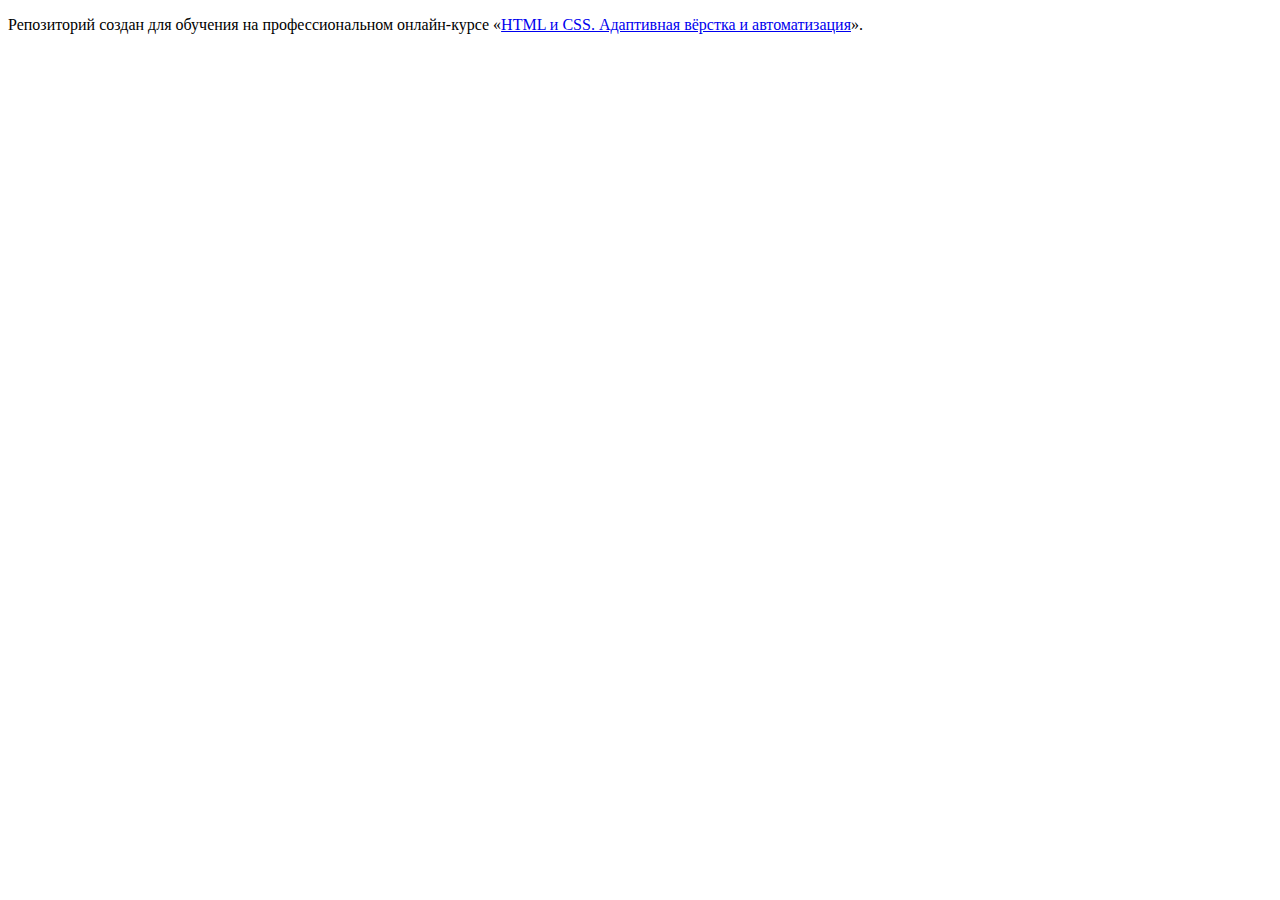
<file: 1/index.html>
<!DOCTYPE html>
<html lang="ru">
  <head>
    <meta charset="utf-8">
    <title>HTML Academy: Кэт энерджи</title>
    <base href="https://htmlacademy-adaptive.github.io/321977-cat-energy-25/1/">
</head>
  <body>

    <p>Репозиторий создан для обучения на профессиональном онлайн‑курсе «<a href="https://htmlacademy.ru/intensive/adaptive">HTML и CSS. Адаптивная вёрстка и автоматизация</a>».</p>

  </body>
</html>
</file>
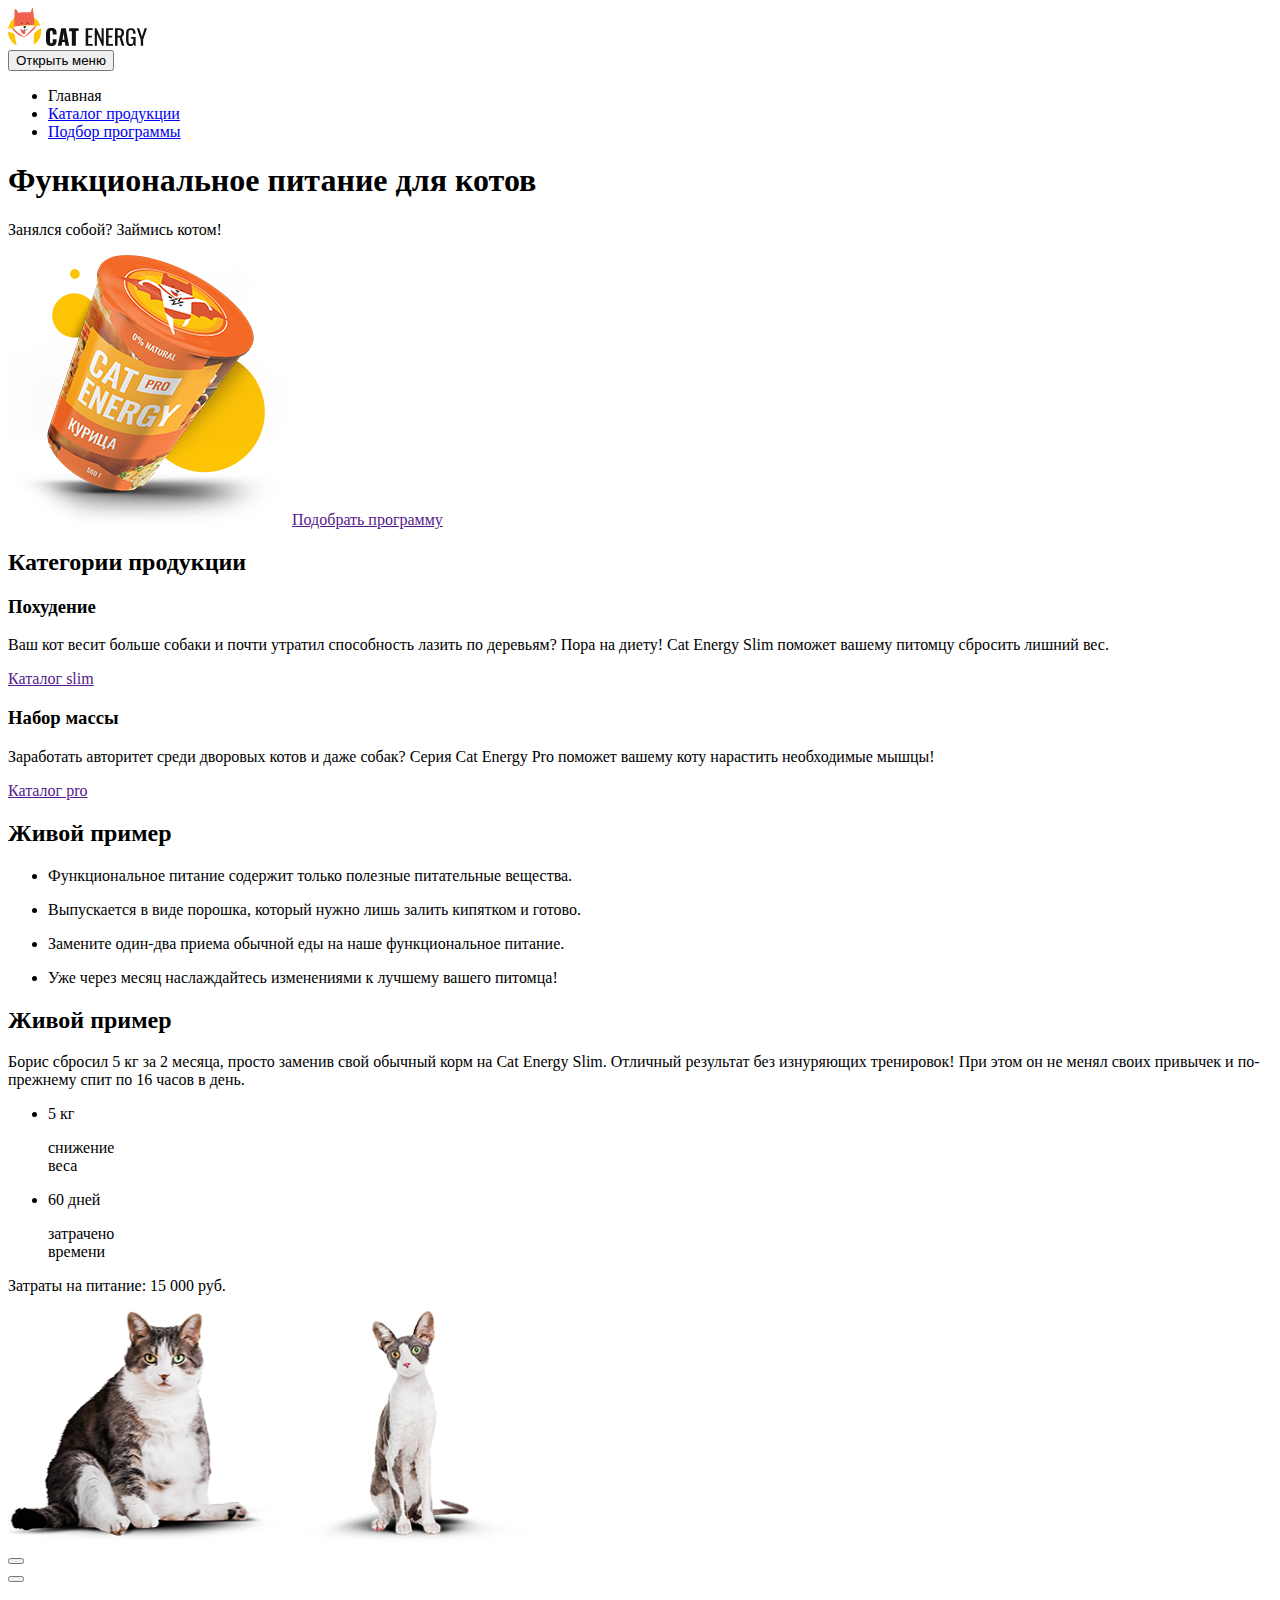
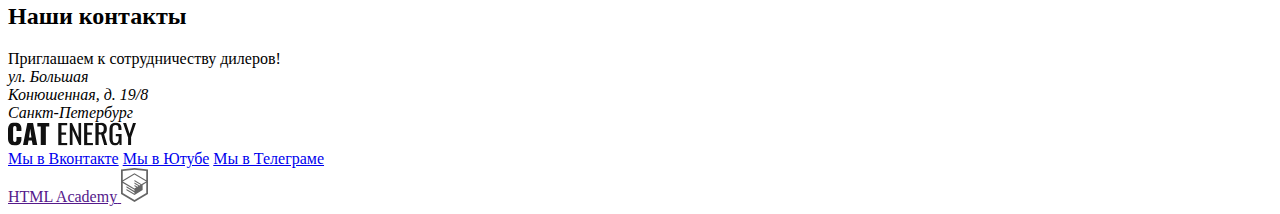
<file: 2/index.html>
<!DOCTYPE html>
<html class="page" lang="ru">
  <head>
    <meta charset="utf-8">
    <title>HTML Academy: Кэт энерджи</title>
    <base href="https://htmlacademy-adaptive.github.io/321977-cat-energy-25/2/">
</head>
  <body class="page__body">
    <header class="main-header">
      <a class="main-header__logo">
        <img class="main-header__logo-image" src="img/logo-small.svg" width="34" height="38" alt="Логотип">
        <img class="main-header__logo-title" src="img/logo.svg" width="101" height="18" alt="Cat energy">
      </a>
      <nav class="main-nav">
        <button class="main-nav__toggle" type="button"><span class="visually-hidden">Открыть меню</span></button>
          <ul class="main-nav__list">
            <li class="main-nav__item main-nav__item--active">
              <a>Главная</a>
            </li>
            <li class="main-nav__item">
              <a href="catalog.html">Каталог продукции</a>
            </li>
            <li class="main-nav__item">
              <a href="form.html">Подбор программы</a>
            </li>
          </ul>
      </nav>
    </header>
    <main class="main">
      <section class="page-intro">
        <h1 class="page-intro__title">Функциональное питание для котов</h1>
        <p class="page-intro__subtitle">Занялся собой? Займись котом!</p>
        <img class="page-intro__image" src="img/index-can.png" width="280" height="270" alt="Упаковка Cat energy">
        <a class="page-intro__button button" href="">Подобрать программу</a>
      </section>

      <section class="categories">
        <div class="categories__wrapper">
          <h2 class="visually-hidden">Категории продукции</h2>
          <article class="categories__item category">
            <h3 class="category__title">Похудение</h3>
            <p class="category__description">Ваш кот весит больше собаки и почти утратил способность лазить по деревьям? Пора на диету! Cat Energy Slim поможет вашему питомцу сбросить лишний вес.</p>
            <a class="category__link" href="">Каталог slim</a>
          </article>
          <article class="categories__item category">
            <h3 class="category__title">Набор массы</h3>
            <p class="category__description">Заработать авторитет среди дворовых котов и даже собак? Серия Cat Energy Pro поможет вашему коту нарастить необходимые мышцы!</p>
            <a class="category__link" href="">Каталог pro</a>
          </article>
        </div>
      </section>

      <section class="advantages">
        <div class="advantages__wrapper">
          <h2 class="advantages__title title">Живой пример</h2>
          <ul class="advantages__list">
            <li class="advantages__item advantages__item--healthy">
              <p class="advantages__text">Функциональное питание содержит только полезные питательные вещества.</p>
            </li>
            <li class="advantages__item advantages__item--powder">
              <p class="advantages__text">Выпускается в виде порошка, который нужно лишь залить кипятком и готово.</p>
            </li>
            <li class="advantages__item advantages__item--meal">
              <p class="advantages__text">Замените один-два приема обычной еды на наше функциональное питание.</p>
            </li>
            <li class="advantages__item advantages__item--time">
              <p class="advantages__text">Уже через месяц наслаждайтесь изменениями к лучшему вашего питомца!</p>
            </li>
          </ul>
        </div>
      </section>

      <section class="example">
        <h2 class="example__title title">Живой пример</h2>
        <p class="example__text">Борис сбросил 5 кг за 2 месяца, просто заменив свой обычный корм на Cat Energy Slim. Отличный результат без изнуряющих тренировок! При этом он не менял своих привычек и по-прежнему спит по 16 часов в день. </p>
        <div class="example__info">
          <ul class="example__list">
            <li class="example__item example-info">
              <p class="example-info__value">5 кг</p>
              <p class="example-info__description">снижение<br> веса</p>
            </li>
            <li class="example__item example-info">
              <p class="example-info__value">60 дней</p>
              <p class="example-info__description">затрачено<br> времени</p>
            </li>
          </ul>
          <p class="example__total">Затраты на питание:<span class="example__total-value"> 15 000 руб.</span></p>
        </div>
        <div class="example__comparison comparison">
          <div class="comparison__images">
            <img class="comparison__image comparison__image--before" src="img/cat_before.png"  width="280" height="232" alt="Кот до прохождения программы">
            <img class="comparison__image comparison__image--after" src="img/cat_after.png" width="243" height="232" alt="Кот после прохождения программы">
          </div>
          <div class="comparison__controls">
            <button class="comparison__button comparison__button--before" type="button"></button>
            <div class="comparison__range comparison-range">
              <div class="comparison-range__bar"></div>
              <div class="comparison-range__toggle"></div>
            </div>
            <button class="comparison__button comparison__button--before" type="button"></button>
          </div>
        </div>
      </section>

      <section class="contacts">
        <h2 class="visually-hidden">Наши контакты</h2>
        <div class="contacts__info">
          <div class="contacts__title">Приглашаем к сотрудничеству дилеров!</div>
          <address class="contacts__address">
            ул. Большая<br>
            Конюшенная, д. 19/8<br>
            <span>Санкт-Петербург</span>
          </address>
        </div>
        <div class="contacts__map"></div>
      </section>
    </main>

    <footer class="page-footer">
      <div class="page-footer__wrapper">
        <a class="page-footer__logo">
          <img class="page-footer__logo-image" src="img/logo.svg" width="128" height="24" alt="Cat energy">
        </a>
        <div class="page-footer__socials">
          <div class="social-links">
            <a class="social-links__item social-link social-link--vk"  href="https://vk.com/htmlacademy">Мы в Вконтакте</a>
            <a class="social-links__item social-link social-link--youtube"  href="https://www.youtube.com/user/htmlacademyru">Мы в Ютубе</a>
            <a class="social-links__item social-link social-link--telegram"  href="https://t.me/htmlacademy">Мы в Телеграме</a>
          </div>
        </div>
        <div class="page-footer__copyright">
          <a class="copyright" href="">
            <span class="copyright__text">HTML Academy</span>
            <img class="copyright__logo" src="img/logo-academy.svg" alt="логотип HTML Academy">
          </a>
        </div>
      </div>
    </footer>
  </body>
</html>
</file>
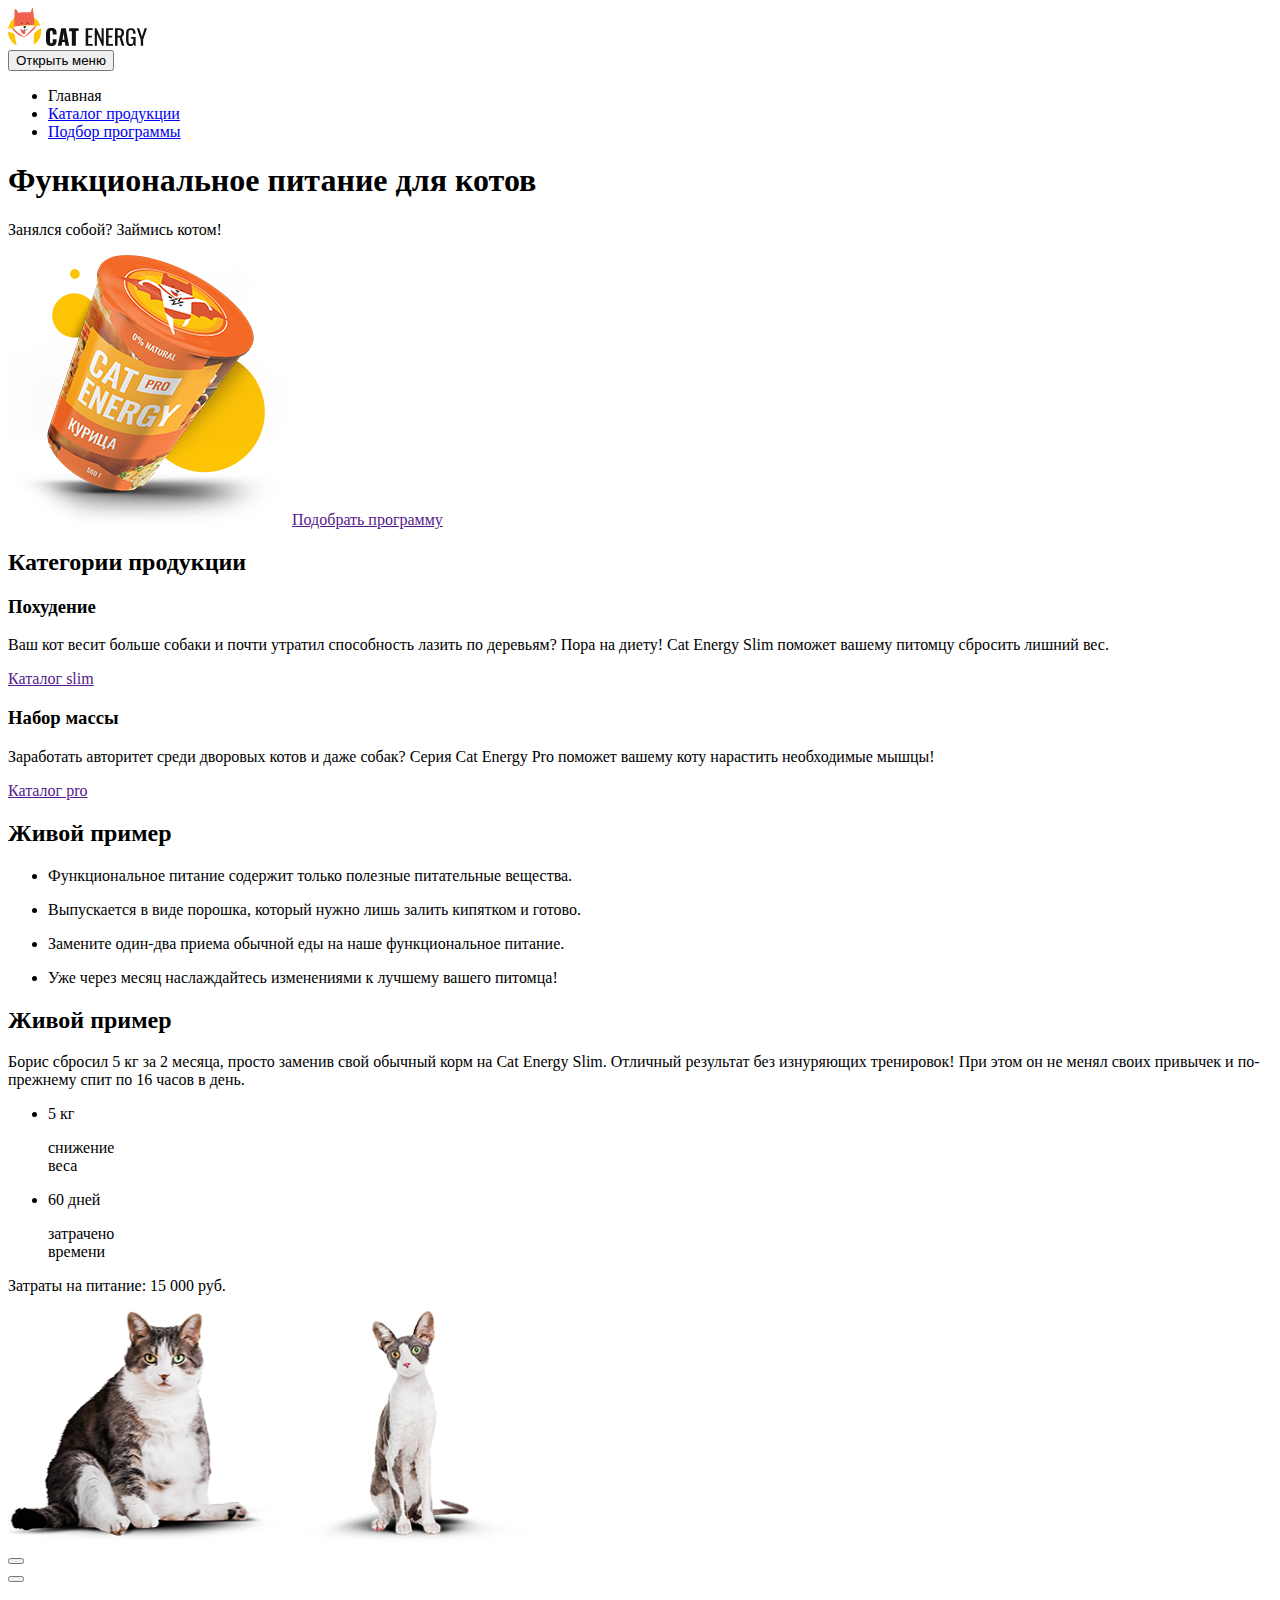
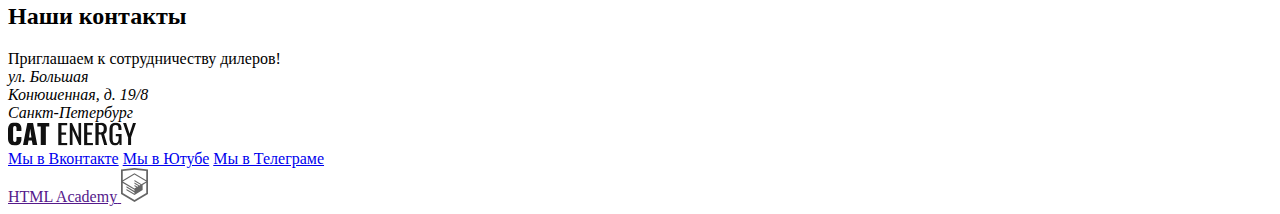
<file: 3/index.html>
<!DOCTYPE html>
<html class="page" lang="ru">
  <head>
    <meta charset="utf-8">
    <title>HTML Academy: Кэт энерджи</title>
    <base href="https://htmlacademy-adaptive.github.io/321977-cat-energy-25/3/">
</head>
  <body class="page__body">
    <header class="main-header">
      <a class="main-header__logo">
        <img class="main-header__logo-image" src="img/logo-small.svg" width="34" height="38" alt="Логотип">
        <img class="main-header__logo-title" src="img/logo.svg" width="101" height="18" alt="Cat energy">
      </a>
      <nav class="main-nav">
        <button class="main-nav__toggle" type="button"><span class="visually-hidden">Открыть меню</span></button>
          <ul class="main-nav__list">
            <li class="main-nav__item main-nav__item--active">
              <a>Главная</a>
            </li>
            <li class="main-nav__item">
              <a href="catalog.html">Каталог продукции</a>
            </li>
            <li class="main-nav__item">
              <a href="form.html">Подбор программы</a>
            </li>
          </ul>
      </nav>
    </header>
    <main class="main">
      <section class="page-intro">
        <h1 class="page-intro__title">Функциональное питание для котов</h1>
        <p class="page-intro__subtitle">Занялся собой? Займись котом!</p>
        <img class="page-intro__image" src="img/index-can.png" width="280" height="270" alt="Упаковка Cat energy">
        <a class="page-intro__button button" href="">Подобрать программу</a>
      </section>

      <section class="categories">
        <div class="categories__wrapper">
          <h2 class="visually-hidden">Категории продукции</h2>
          <article class="categories__item category">
            <h3 class="category__title">Похудение</h3>
            <p class="category__description">Ваш кот весит больше собаки и почти утратил способность лазить по деревьям? Пора на диету! Cat Energy Slim поможет вашему питомцу сбросить лишний вес.</p>
            <a class="category__link" href="">Каталог slim</a>
          </article>
          <article class="categories__item category">
            <h3 class="category__title">Набор массы</h3>
            <p class="category__description">Заработать авторитет среди дворовых котов и даже собак? Серия Cat Energy Pro поможет вашему коту нарастить необходимые мышцы!</p>
            <a class="category__link" href="">Каталог pro</a>
          </article>
        </div>
      </section>

      <section class="advantages">
        <div class="advantages__wrapper">
          <h2 class="advantages__title title">Живой пример</h2>
          <ul class="advantages__list">
            <li class="advantages__item advantages__item--healthy">
              <p class="advantages__text">Функциональное питание содержит только полезные питательные вещества.</p>
            </li>
            <li class="advantages__item advantages__item--powder">
              <p class="advantages__text">Выпускается в виде порошка, который нужно лишь залить кипятком и готово.</p>
            </li>
            <li class="advantages__item advantages__item--meal">
              <p class="advantages__text">Замените один-два приема обычной еды на наше функциональное питание.</p>
            </li>
            <li class="advantages__item advantages__item--time">
              <p class="advantages__text">Уже через месяц наслаждайтесь изменениями к лучшему вашего питомца!</p>
            </li>
          </ul>
        </div>
      </section>

      <section class="example">
        <h2 class="example__title title">Живой пример</h2>
        <p class="example__text">Борис сбросил 5 кг за 2 месяца, просто заменив свой обычный корм на Cat Energy Slim. Отличный результат без изнуряющих тренировок! При этом он не менял своих привычек и по-прежнему спит по 16 часов в день. </p>
        <div class="example__info">
          <ul class="example__list">
            <li class="example__item example-info">
              <p class="example-info__value">5 кг</p>
              <p class="example-info__description">снижение<br> веса</p>
            </li>
            <li class="example__item example-info">
              <p class="example-info__value">60 дней</p>
              <p class="example-info__description">затрачено<br> времени</p>
            </li>
          </ul>
          <p class="example__total">Затраты на питание:<span class="example__total-value"> 15 000 руб.</span></p>
        </div>
        <div class="example__comparison comparison">
          <div class="comparison__images">
            <img class="comparison__image comparison__image--before" src="img/cat_before.png"  width="280" height="232" alt="Кот до прохождения программы">
            <img class="comparison__image comparison__image--after" src="img/cat_after.png" width="243" height="232" alt="Кот после прохождения программы">
          </div>
          <div class="comparison__controls">
            <button class="comparison__button comparison__button--before" type="button"></button>
            <div class="comparison__range comparison-range">
              <div class="comparison-range__bar"></div>
              <div class="comparison-range__toggle"></div>
            </div>
            <button class="comparison__button comparison__button--before" type="button"></button>
          </div>
        </div>
      </section>
    </main>

    <section class="contacts">
      <h2 class="visually-hidden">Наши контакты</h2>
      <div class="contacts__info">
        <div class="contacts__title">Приглашаем к сотрудничеству дилеров!</div>
        <address class="contacts__address">
          ул. Большая<br>
          Конюшенная, д. 19/8<br>
          <span>Санкт-Петербург</span>
        </address>
      </div>
      <div class="contacts__map"></div>
    </section>

    <footer class="page-footer">
      <div class="page-footer__wrapper">
        <a class="page-footer__logo">
          <img class="page-footer__logo-image" src="img/logo.svg" width="128" height="24" alt="Cat energy">
        </a>
        <div class="page-footer__socials">
          <div class="social-links">
            <a class="social-links__item social-link social-link--vk"  href="https://vk.com/htmlacademy">Мы в Вконтакте</a>
            <a class="social-links__item social-link social-link--youtube"  href="https://www.youtube.com/user/htmlacademyru">Мы в Ютубе</a>
            <a class="social-links__item social-link social-link--telegram"  href="https://t.me/htmlacademy">Мы в Телеграме</a>
          </div>
        </div>
        <div class="page-footer__copyright">
          <a class="copyright" href="">
            <span class="copyright__text">HTML Academy</span>
            <img class="copyright__logo" src="img/logo-academy.svg" alt="логотип HTML Academy">
          </a>
        </div>
      </div>
    </footer>
  </body>
</html>
</file>
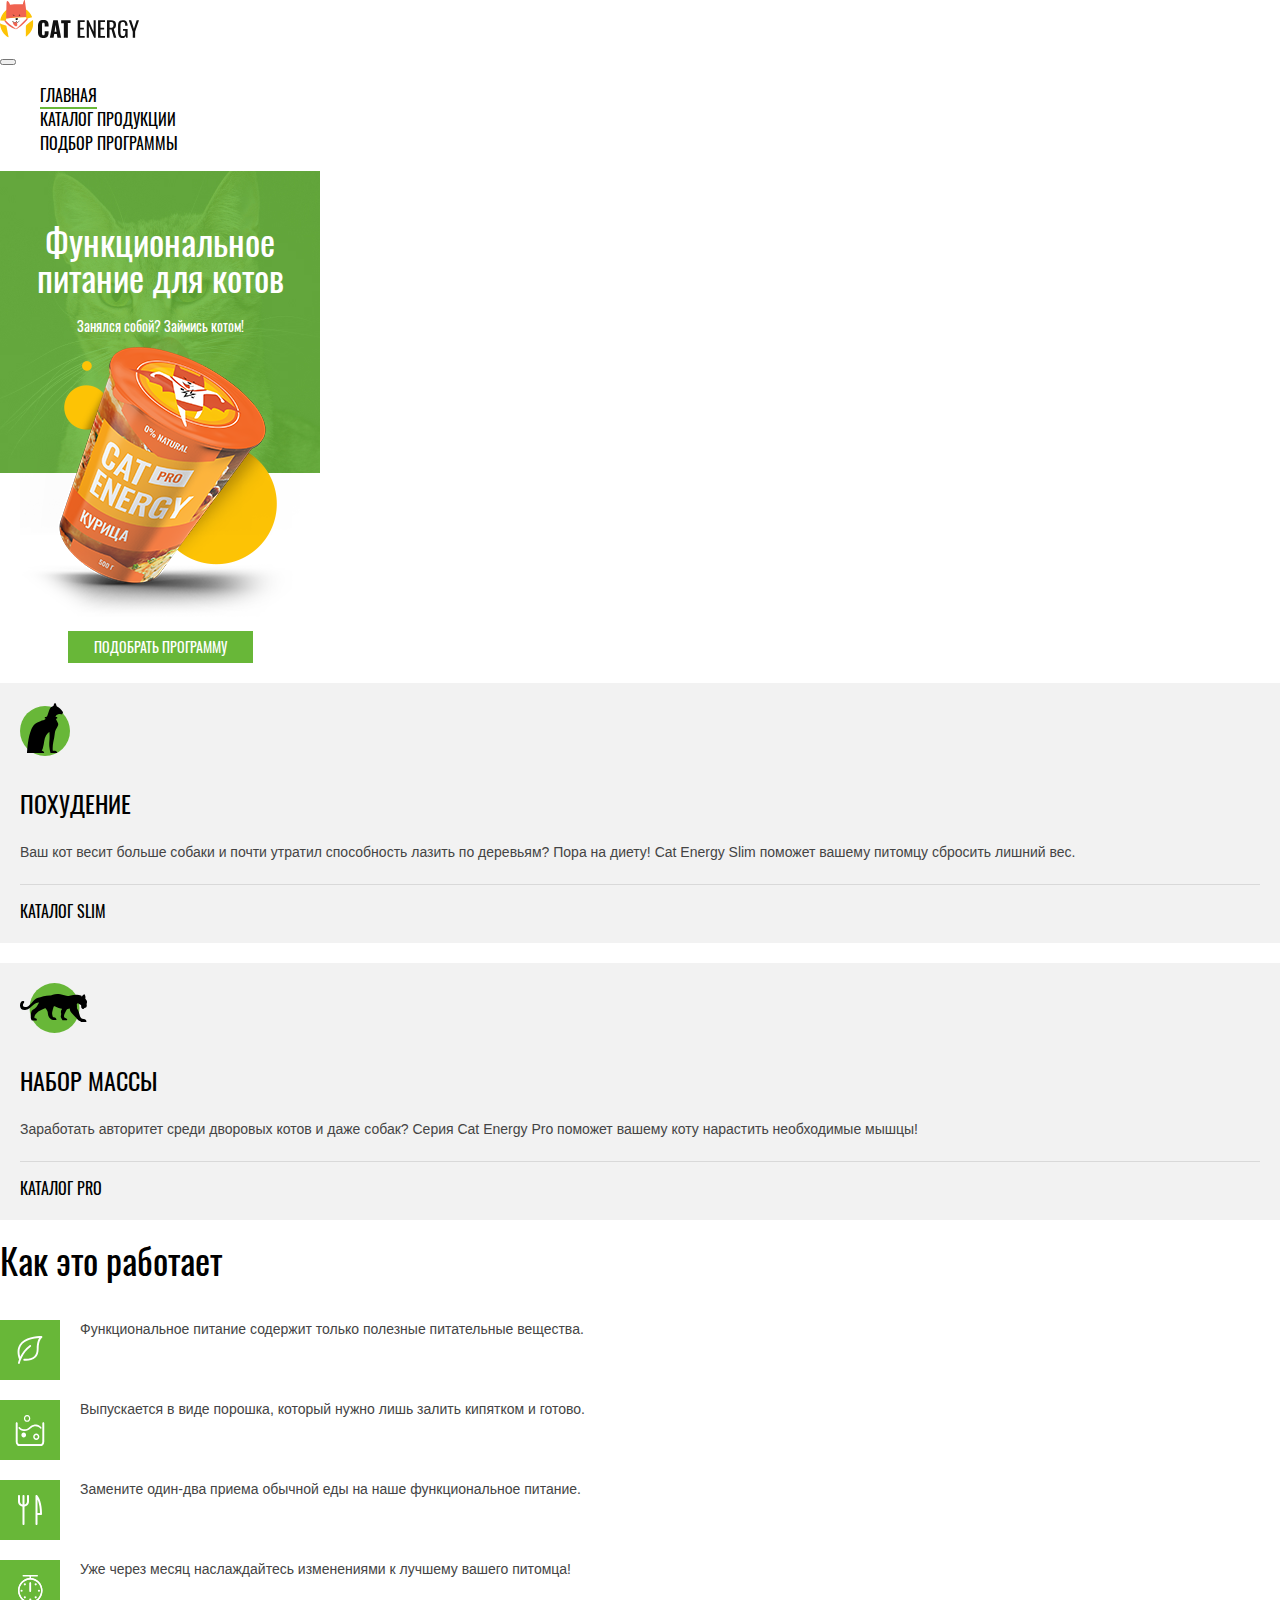
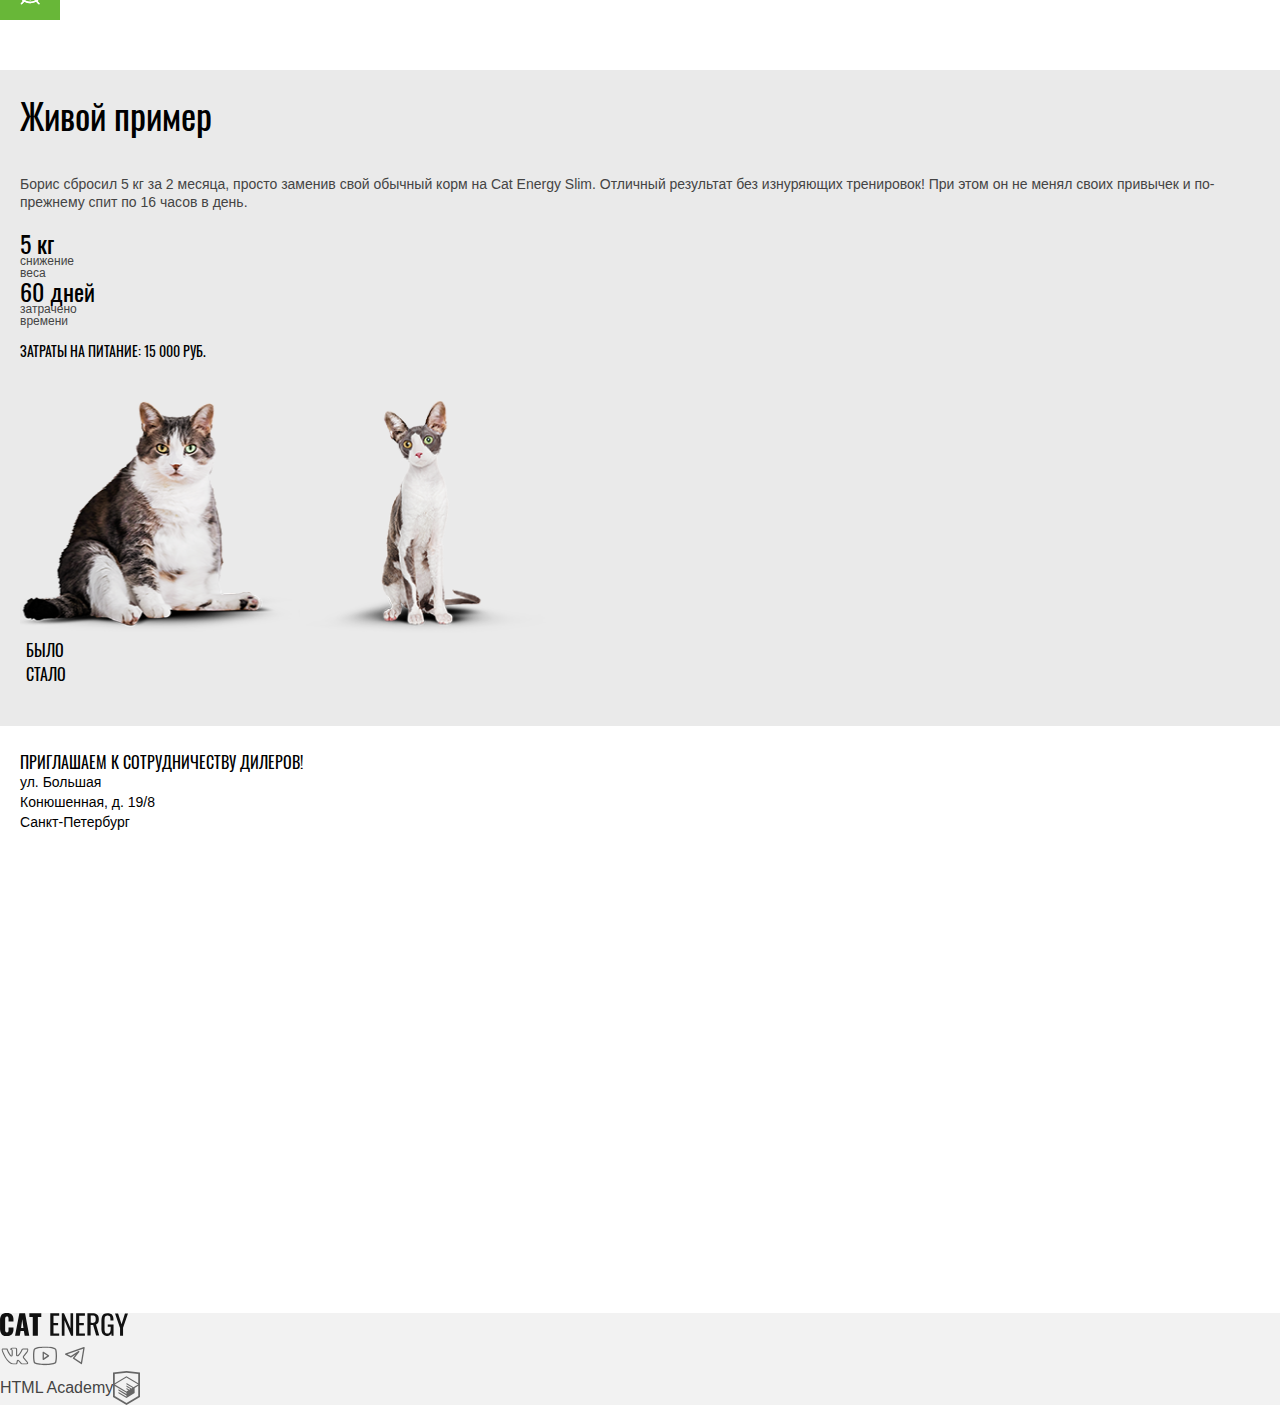
<file: 4/index.html>
<!DOCTYPE html>
<html class="page" lang="ru">
  <head>
    <meta charset="utf-8">
    <meta name="viewport" content="width=device-width, initial-scale=1">
    <title>HTML Academy: Кэт энерджи</title>
    <link rel="stylesheet" href="css/style.css">
    <base href="https://htmlacademy-adaptive.github.io/321977-cat-energy-25/4/">
</head>
  <body class="page__body">
    <header class="page-header">
      <a class="page-header__logo">
        <img class="page-header__logo-image" src="img/logo-small.svg" width="34" height="38" alt="Логотип">
        <img class="page-header__logo-title" src="img/logo.svg" width="101" height="18" alt="Cat energy">
      </a>
      <nav class="main-nav">
        <button class="main-nav__toggle" type="button"><span class="visually-hidden">Открыть меню</span></button>
          <ul class="main-nav__list">
            <li class="main-nav__item main-nav__item--active">
              <a>Главная</a>
            </li>
            <li class="main-nav__item">
              <a href="catalog.html">Каталог продукции</a>
            </li>
            <li class="main-nav__item">
              <a href="form.html">Подбор программы</a>
            </li>
          </ul>
      </nav>
    </header>
    <main class="main">
      <section class="main__intro page-intro">
        <h1 class="page-intro__title">Функциональное питание для котов</h1>
        <p class="page-intro__subtitle">Занялся собой? Займись котом!</p>
        <img class="page-intro__image" src="img/index-can.png" width="280" height="270" alt="Упаковка Cat energy">
        <a class="page-intro__button button" href="">Подобрать программу</a>
      </section>

      <section class="main__categories categories">
        <div class="categories__wrapper">
          <h2 class="visually-hidden">Категории продукции</h2>
          <article class="categories__item category">
            <img src="img/cat-slim.svg" width="50" height="53" alt="">
            <h3 class="category__title">Похудение</h3>
            <p class="category__description">Ваш кот весит больше собаки и почти утратил способность лазить по деревьям? Пора на диету! Cat Energy Slim поможет вашему питомцу сбросить лишний вес.</p>
            <a class="category__link" href="">Каталог slim</a>
          </article>
          <article class="categories__item category">
            <img src="img/cat-pro.svg" width="67" height="50" alt="">
            <h3 class="category__title">Набор массы</h3>
            <p class="category__description">Заработать авторитет среди дворовых котов и даже собак? Серия Cat Energy Pro поможет вашему коту нарастить необходимые мышцы!</p>
            <a class="category__link" href="">Каталог pro</a>
          </article>
        </div>
      </section>

      <section class="main__advantages advantages">
        <div class="advantages__wrapper">
          <h2 class="advantages__title title">Как это работает</h2>
          <ul class="advantages__list">
            <li class="advantages__item advantages__item--healthy">
              <p class="advantages__text">Функциональное питание содержит только полезные питательные вещества.</p>
            </li>
            <li class="advantages__item advantages__item--powder">
              <p class="advantages__text">Выпускается в виде порошка, который нужно лишь залить кипятком и готово.</p>
            </li>
            <li class="advantages__item advantages__item--meal">
              <p class="advantages__text">Замените один-два приема обычной еды на наше функциональное питание.</p>
            </li>
            <li class="advantages__item advantages__item--time">
              <p class="advantages__text">Уже через месяц наслаждайтесь изменениями к лучшему вашего питомца!</p>
            </li>
          </ul>
        </div>
      </section>

      <section class="example">
        <h2 class="example__title title">Живой пример</h2>
        <p class="example__text">Борис сбросил 5 кг за 2 месяца, просто заменив свой обычный корм на Cat Energy Slim. Отличный результат без изнуряющих тренировок! При этом он не менял своих привычек и по-прежнему спит по 16 часов в день. </p>
        <div class="example__info">
          <ul class="example__list">
            <li class="example__item example-info">
              <p class="example-info__value">5 кг</p>
              <p class="example-info__description">снижение<br> веса</p>
            </li>
            <li class="example__item example-info">
              <p class="example-info__value">60 дней</p>
              <p class="example-info__description">затрачено<br> времени</p>
            </li>
          </ul>
          <p class="example__total">Затраты на питание:<span class="example__total-value"> 15 000 руб.</span></p>
        </div>
        <div class="example__comparison comparison">
          <div class="comparison__images">
            <img class="comparison__image comparison__image--before" src="img/cat_before.png"  width="280" height="232" alt="Кот до прохождения программы">
            <img class="comparison__image comparison__image--after" src="img/cat_after.png" width="243" height="232" alt="Кот после прохождения программы">
          </div>
          <div class="comparison__controls">
            <button class="comparison__button comparison__button--before" type="button">Было</button>
            <div class="comparison__range comparison-range">
              <div class="comparison-range__bar"></div>
              <div class="comparison-range__toggle"></div>
            </div>
            <button class="comparison__button comparison__button--before" type="button">Стало</button>
          </div>
        </div>
      </section>
    </main>

    <section class="contacts">
      <h2 class="visually-hidden">Наши контакты</h2>
      <div class="contacts__info">
        <div class="contacts__title">Приглашаем к сотрудничеству дилеров!</div>
        <address class="contacts__address">
          ул. Большая<br>
          Конюшенная, д. 19/8<br>
          <span>Санкт-Петербург</span>
        </address>
      </div>
      <div class="contacts__map">
        <iframe src="https://www.google.com/maps/embed?pb=!1m18!1m12!1m3!1d3361.202856403712!2d30.32004027071827!3d59.93913382382301!2m3!1f0!2f0!3f0!3m2!1i1024!2i768!4f13.1!3m3!1m2!1s0x4696310fca145cc1%3A0x42b32648d8238007!2sBolshaya%20Konyushennaya%20St%2C%2019%2F8%2C%20Sankt-Peterburg%2C%20191186!5e0!3m2!1sen!2sru!4v1649592233134!5m2!1sen!2sru" width="600" height="450" style="border:0;" allowfullscreen="" loading="lazy" referrerpolicy="no-referrer-when-downgrade"></iframe>
      </div>
    </section>

    <footer class="page-footer">
      <div class="page-footer__wrapper">
        <a class="page-footer__logo">
          <img class="page-footer__logo-image" src="img/logo.svg" width="128" height="24" alt="Cat energy">
        </a>
        <div class="page-footer__socials">
          <div class="social-links">
            <a class="social-links__item social-link social-link--vk"  href="https://vk.com/htmlacademy">
              Мы в Вконтакте
              <svg width="27" height="17" fill="none" xmlns="http://www.w3.org/2000/svg"><path d="M0 2.339C0 1.484.515 1.023 1.545.956l3.97.025a.52.52 0 0 1 .533.377c.409 1.257.866 2.343 1.372 3.257.506.913 1.168 1.965 1.985 3.156.071.15.187.226.346.226.125 0 .222-.059.293-.176l.08-.277.027-4.35c0-.302-.075-.503-.226-.604-.151-.1-.431-.176-.84-.226-.32-.05-.48-.235-.48-.553 0-.067.01-.118.027-.151C9.005.57 10.072.025 11.83.025L13.322 0c.675 0 1.234.16 1.678.478.444.318.666.821.666 1.509v5.708c.125.084.24.126.347.126.266 0 .497-.15.692-.453 1.954-2.582 3.011-4.308 3.17-5.18 0-.017.019-.059.054-.126.125-.251.329-.47.613-.654.284-.184.533-.31.746-.377a.554.554 0 0 1 .24-.05h4.13l.266.025c.355 0 .63.16.826.478.07.1.12.21.146.327.027.117.045.234.054.352.009.117.013.184.013.2v.177c-.124.687-.44 1.42-.946 2.2-.506.78-1.15 1.622-1.931 2.528-.782.905-1.27 1.5-1.466 1.785-.16.201-.24.386-.24.554 0 .134.071.285.213.452l3.89 4.627c.213.269.32.562.32.88 0 .386-.16.705-.48.956-.32.252-.701.394-1.145.428l-.453.025h-4.05a.855.855 0 0 0-.106.012.862.862 0 0 1-.107.013c-.39 0-.755-.16-1.092-.478-.125-.134-.96-1.123-2.505-2.967a1.387 1.387 0 0 0-.373-.327c-.07.268-.164.654-.28 1.157-.115.503-.2.863-.253 1.081l-.08.428c-.177.586-.55.938-1.119 1.056l-.373.025h-2.61c-1.475 0-2.945-.637-4.41-1.911-1.466-1.275-2.784-2.922-3.957-4.942C2.238 8.102 1.146 5.75.133 3.068A1.916 1.916 0 0 1 0 2.338Zm16.013 6.513c-.373 0-.71-.096-1.013-.29-.302-.192-.453-.456-.453-.791V1.987c0-.336-.089-.575-.266-.717-.178-.143-.489-.214-.933-.214l-1.518.05c-.764 0-1.341.126-1.732.378.781.352 1.172.922 1.172 1.71V7.62a1.5 1.5 0 0 1-.533 1.043 1.59 1.59 0 0 1-1.066.415c-.532 0-.94-.243-1.225-.729C7.06 6.371 6.03 4.493 5.356 2.716l-.24-.654-3.544-.025c-.231 0-.36.013-.386.038-.027.025-.04.096-.04.213 0 .151.017.31.053.478l.56 1.409c1.491 3.638 3.112 6.505 4.862 8.6 1.75 2.096 3.468 3.144 5.155 3.144h2.665c.106 0 .186-.03.24-.088.053-.06.097-.172.133-.34l.053-.251.506-2.213c.142-.302.267-.503.373-.604a.975.975 0 0 1 .693-.277c.426 0 .861.243 1.305.73l2.265 2.716c.142.218.293.327.453.327h4.396c.533 0 .8-.126.8-.378a.466.466 0 0 0-.08-.251l-3.864-4.552c-.302-.352-.453-.73-.453-1.131 0-.403.142-.788.427-1.157.23-.336.679-.893 1.345-1.673a37.63 37.63 0 0 0 1.745-2.188c.498-.679.826-1.295.986-1.848l.08-.327a.371.371 0 0 1-.027-.163.574.574 0 0 0-.026-.189h-4.183c-.267.1-.48.252-.64.453l-.16.478c-.444 1.156-1.607 2.942-3.49 5.356a1.892 1.892 0 0 1-1.305.503Z" fill="#666"/></svg>
            </a>
            <a class="social-links__item social-link social-link--youtube"  href="https://www.youtube.com/user/htmlacademyru">
              Мы в Ютубе
              <svg width="24" height="19" fill="none" xmlns="http://www.w3.org/2000/svg"><path d="m15.85 8.793-5.236-3.491a.655.655 0 0 0-1.014.545v6.982a.655.655 0 0 0 1.014.546l5.237-3.491a.654.654 0 0 0 0-1.091Zm-4.94 2.814V7.07l3.403 2.27-3.404 2.268Zm12.48-8.563a2.4 2.4 0 0 0-1.452-1.637C18.218-.022 12.251 0 12 0c-.25 0-6.218-.022-9.938 1.407A2.4 2.4 0 0 0 .61 3.044C.327 4.113 0 6.076 0 9.338c0 3.262.327 5.226.61 6.295a2.4 2.4 0 0 0 1.452 1.636c3.72 1.43 9.687 1.407 9.938 1.407h.076c.753 0 6.317-.043 9.862-1.407a2.4 2.4 0 0 0 1.451-1.636c.284-1.07.611-3.033.611-6.295s-.327-5.225-.61-6.294Zm-1.266 12.261a1.09 1.09 0 0 1-.655.742c-3.49 1.342-9.404 1.32-9.469 1.32-.066 0-5.978.022-9.47-1.32a1.09 1.09 0 0 1-.654-.742c-.261-1.003-.567-2.847-.567-5.967 0-3.12.306-4.963.567-5.967a1.09 1.09 0 0 1 .655-.742C6.02 1.287 11.934 1.31 12 1.31c.066 0 5.978-.022 9.47 1.32a1.092 1.092 0 0 1 .654.742c.262 1.004.567 2.847.567 5.967 0 3.12-.305 4.964-.567 5.968Z" fill="#666"/></svg>
            </a>
            <a class="social-links__item social-link social-link--telegram"  href="https://t.me/htmlacademy">
              Мы в Телеграме
              <svg width="20" height="18" fill="none" xmlns="http://www.w3.org/2000/svg"><path fill-rule="evenodd" clip-rule="evenodd" d="M19.46.153c.18.15.265.382.227.611l-2.626 15.757a.657.657 0 0 1-1.012.439l-7.878-5.253a.656.656 0 0 1-.149-.956l2.611-3.263-4.36 2.906a.657.657 0 0 1-.658.041L.363 7.81a.657.657 0 0 1 .073-1.205L18.819.038a.657.657 0 0 1 .642.115ZM2.327 7.323 5.862 9.09l7.561-5.04a.656.656 0 0 1 .877.956l-4.805 6.006 6.438 4.292L18.208 1.65 2.326 7.323Z" fill="#666"/></svg>
            </a>
          </div>
        </div>
        <div class="page-footer__copyright">
          <a class="copyright" href="">
            <span class="copyright__text">HTML Academy</span>
            <svg width="27" height="34" fill="none" xmlns="http://www.w3.org/2000/svg"><path d="M13.643.016 13.5 0 0 1.407v24.606L13.5 34 27 26.013V1.407L13.643.016Zm11.591 25L13.5 31.956 1.766 25.015V14.93l11.685 6.916.02 1.253-8.017-4.743-.011 1.225 8.046 4.809.02 1.286-8.045-4.758-.01 1.226L13.5 26.95l8.124-4.833V16.91l3.62-2.15-.01 10.256Zm0-11.564-3.22 1.88-1.482.875-7.065-4.187-.011 1.225 6.04 3.573-.053.031-.13.076-.86.492-4.986-2.948-.011 1.225 3.936 2.328-.933.61-.021.012-2.971-1.742-.011 1.225 1.947 1.135-1.988 1.186-11.618-6.872 11.638-6.958 11.8 6.834Zm0-1.225L13.44 5.31 1.766 12.22V2.99L13.5 1.764 25.234 2.99v9.237Z" fill="#666"/></svg>
          </a>
        </div>
      </div>
    </footer>
  </body>
</html>
</file>
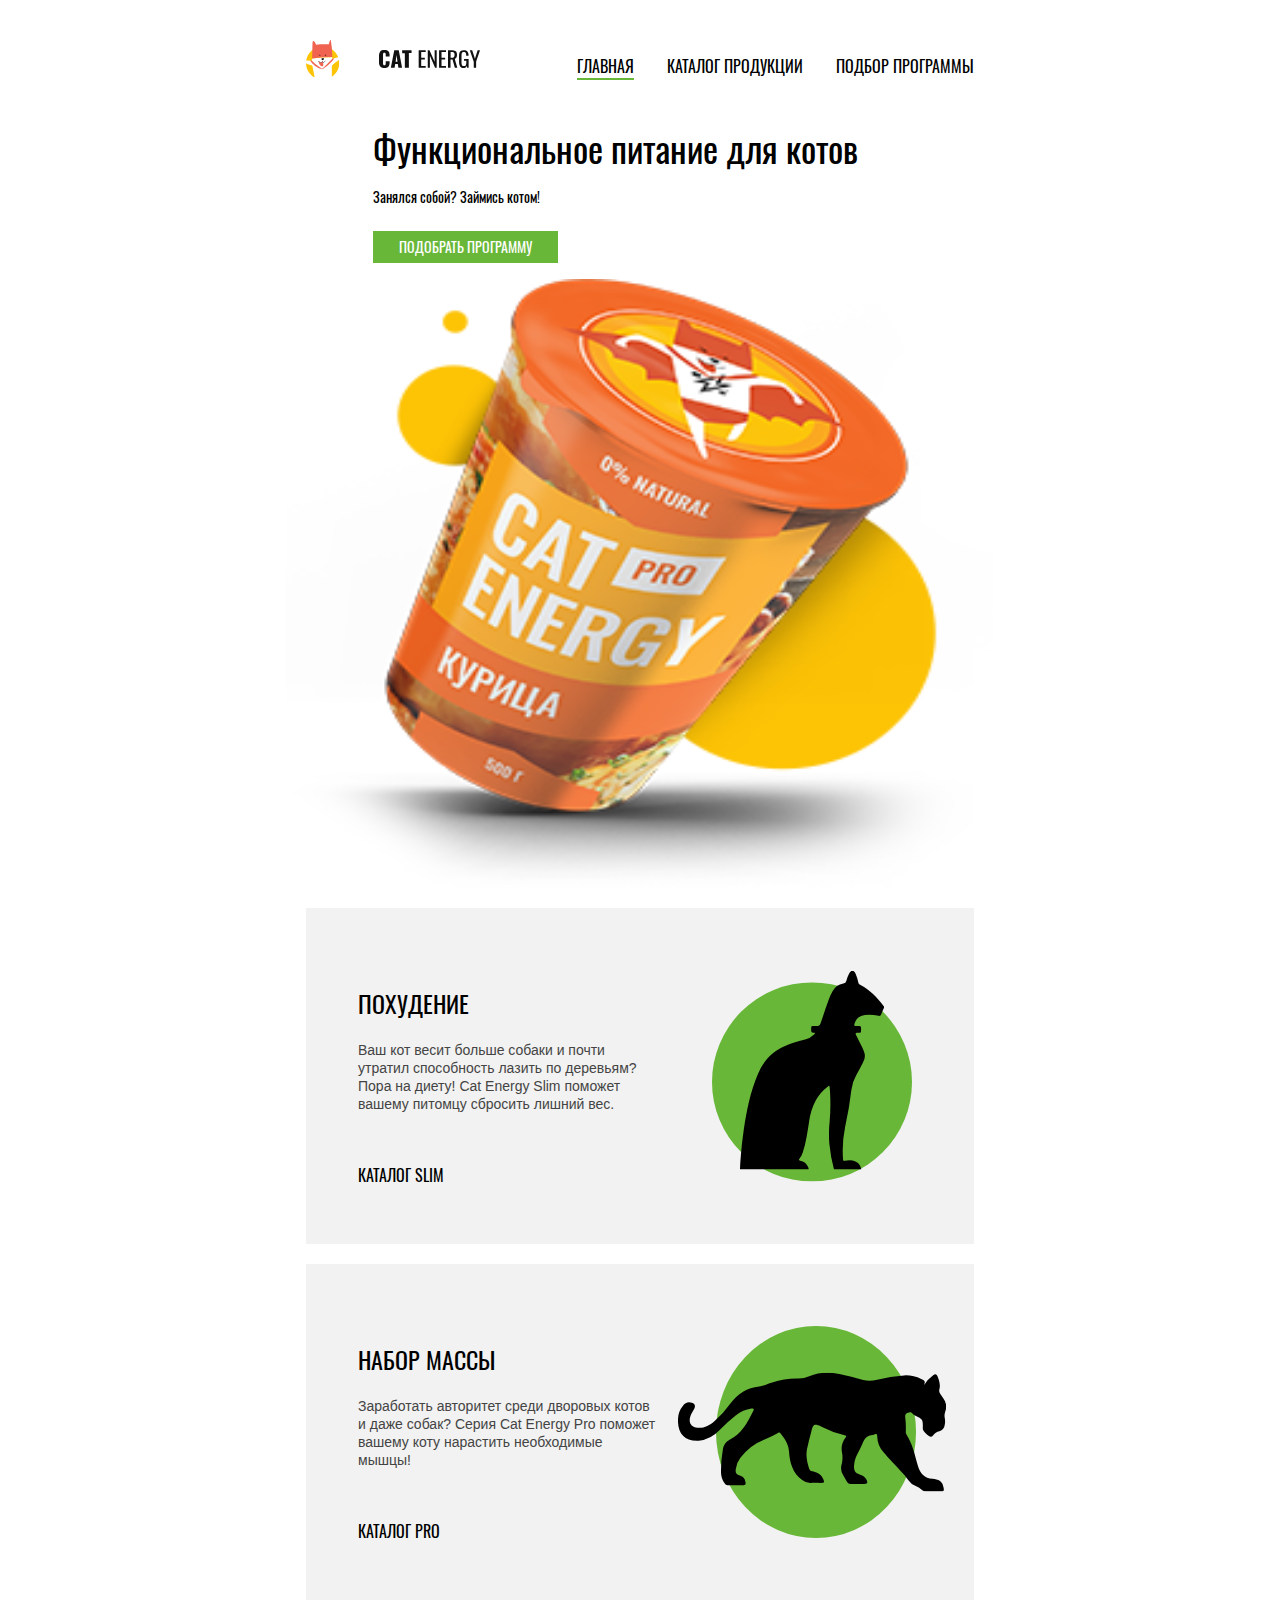
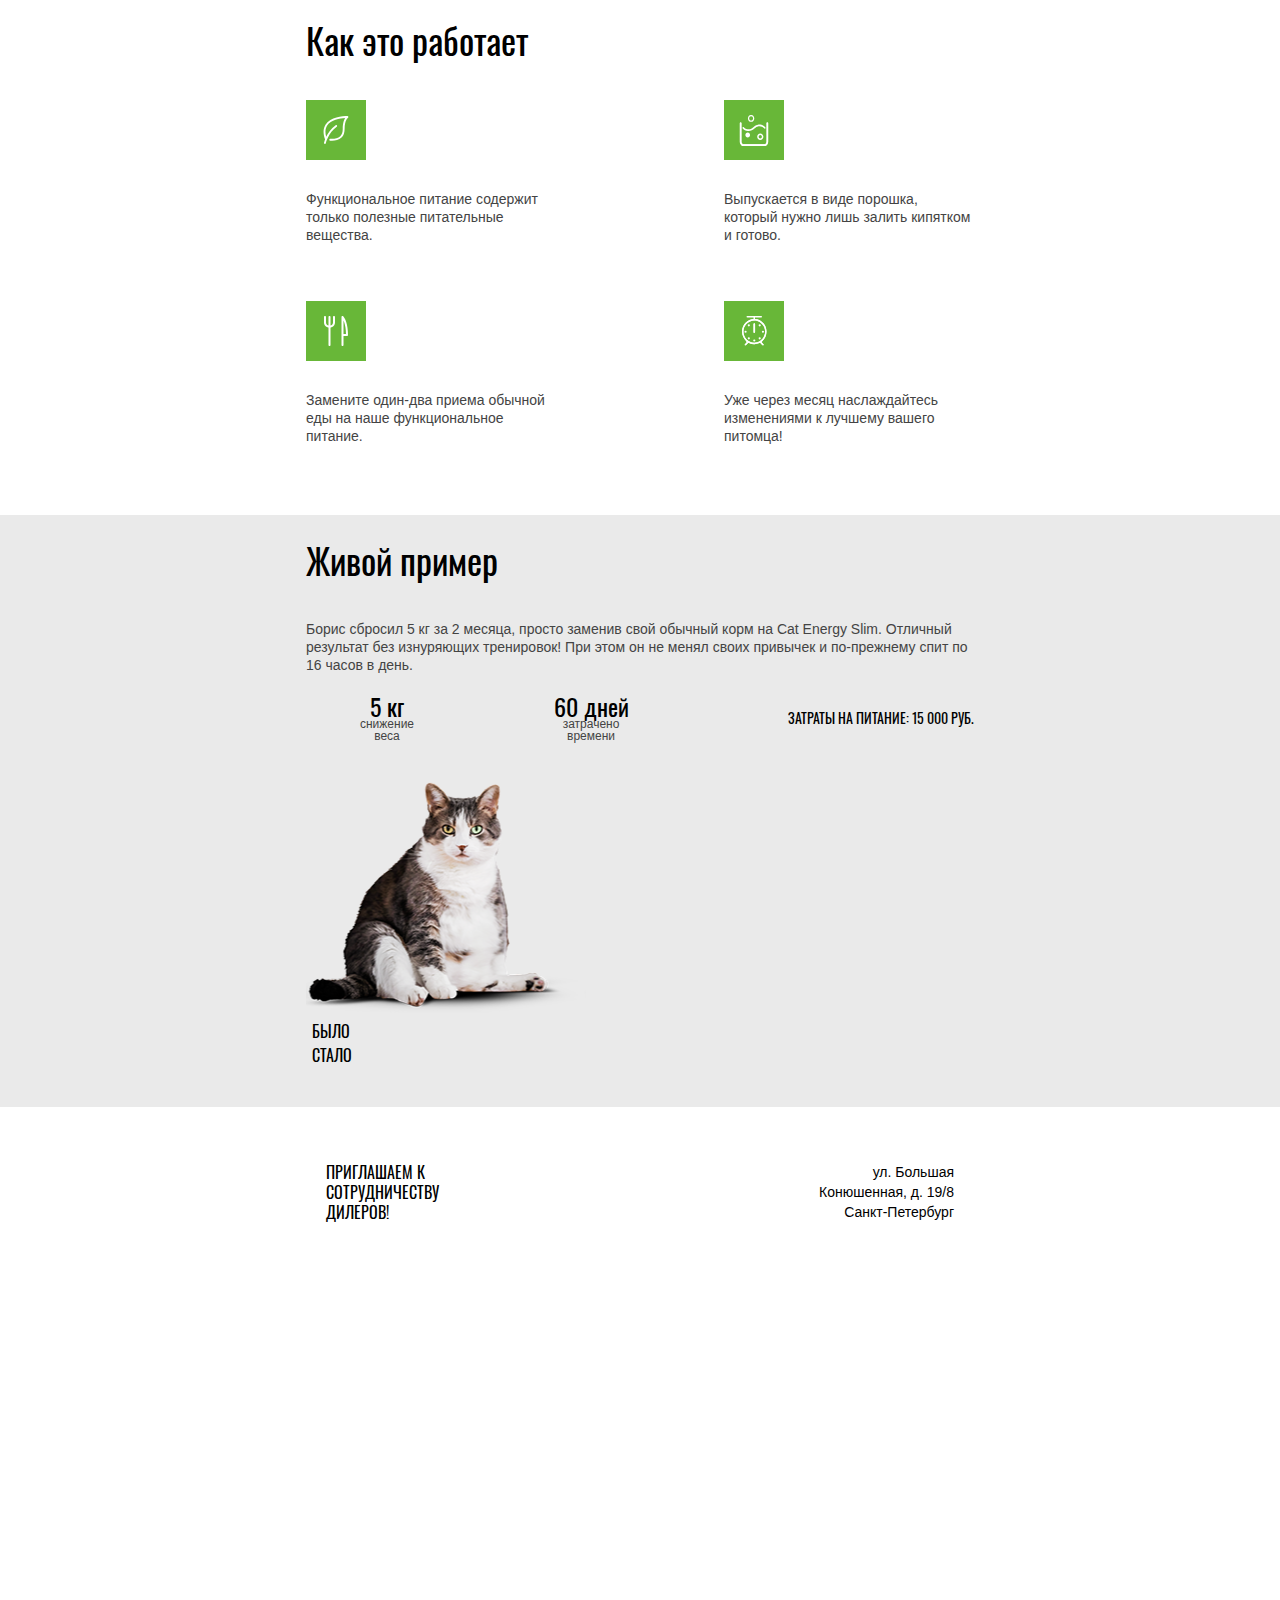
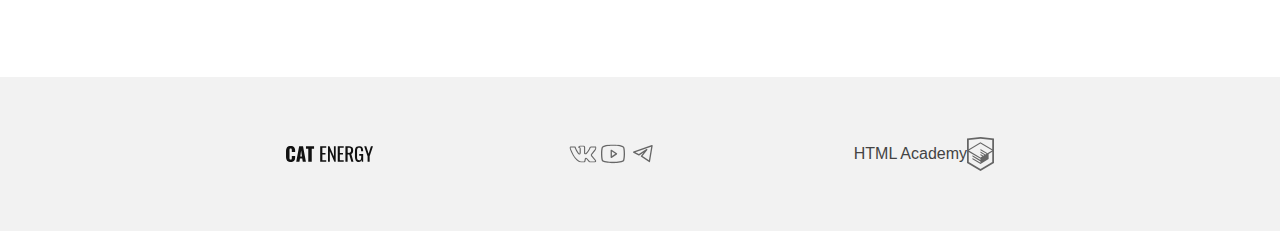
<file: 5/index.html>
<!DOCTYPE html>
<html class="page" lang="ru">
  <head>
    <meta charset="utf-8">
    <meta name="viewport" content="width=device-width, initial-scale=1">
    <title>HTML Academy: Кэт энерджи</title>
    <link rel="stylesheet" href="css/style.css">
    <base href="https://htmlacademy-adaptive.github.io/321977-cat-energy-25/5/">
</head>
  <body class="page__body">
    <header class="page-header">
      <div class="page-header__wrapper">
        <a class="page-header__logo">
          <img class="page-header__logo-image" src="img/logo-small.svg" width="34" height="38" alt="Логотип">
          <img class="page-header__logo-title" src="img/logo.svg" width="101" height="18" alt="Cat energy">
        </a>
        <nav class="main-nav">
          <button class="main-nav__toggle" type="button"><span class="visually-hidden">Открыть меню</span></button>
          <ul class="main-nav__list">
            <li class="main-nav__item main-nav__item--active">
              <a>Главная</a>
            </li>
            <li class="main-nav__item">
              <a href="catalog.html">Каталог продукции</a>
            </li>
            <li class="main-nav__item">
              <a href="form.html">Подбор программы</a>
            </li>
          </ul>
        </nav>
      </div>
    </header>
    <main class="main">
      <section class="main__intro page-intro">
        <h1 class="page-intro__title">Функциональное питание для котов</h1>
        <p class="page-intro__subtitle">Занялся собой? Займись котом!</p>
        <img class="page-intro__image" src="img/index-can.png" width="280" height="270" alt="Упаковка Cat energy">
        <a class="page-intro__button button" href="">Подобрать программу</a>
      </section>

      <section class="main__categories categories">
        <div class="categories__wrapper">
          <h2 class="visually-hidden">Категории продукции</h2>
          <article class="categories__item category category--slim">
            <img src="img/cat-slim.svg" width="50" height="53" alt="">
            <h3 class="category__title">Похудение</h3>
            <p class="category__description">Ваш кот весит больше собаки и почти утратил способность лазить по деревьям? Пора на диету! Cat Energy Slim поможет вашему питомцу сбросить лишний вес.</p>
            <a class="category__link" href="">Каталог slim</a>
          </article>
          <article class="categories__item category category--pro">
            <img src="img/cat-pro.svg" width="67" height="50" alt="">
            <h3 class="category__title">Набор массы</h3>
            <p class="category__description">Заработать авторитет среди дворовых котов и даже собак? Серия Cat Energy Pro поможет вашему коту нарастить необходимые мышцы!</p>
            <a class="category__link" href="">Каталог pro</a>
          </article>
        </div>
      </section>

      <section class="main__advantages advantages">
        <div class="advantages__wrapper">
          <h2 class="advantages__title title">Как это работает</h2>
          <ul class="advantages__list">
            <li class="advantages__item advantages__item--healthy">
              <p class="advantages__text">Функциональное питание содержит только полезные питательные вещества.</p>
            </li>
            <li class="advantages__item advantages__item--powder">
              <p class="advantages__text">Выпускается в виде порошка, который нужно лишь залить кипятком и готово.</p>
            </li>
            <li class="advantages__item advantages__item--meal">
              <p class="advantages__text">Замените один-два приема обычной еды на наше функциональное питание.</p>
            </li>
            <li class="advantages__item advantages__item--time">
              <p class="advantages__text">Уже через месяц наслаждайтесь изменениями к лучшему вашего питомца!</p>
            </li>
          </ul>
        </div>
      </section>

      <section class="example">
        <div class="example__wrapper">
          <div class="example__text-content">
            <h2 class="example__title title">Живой пример</h2>
            <p class="example__text">Борис сбросил 5 кг за 2 месяца, просто заменив свой обычный корм на Cat Energy Slim. Отличный результат без изнуряющих тренировок! При этом он не менял своих привычек и по-прежнему спит по 16 часов в день. </p>
            <div class="example__info">
              <ul class="example__list">
                <li class="example__item example-info">
                  <p class="example-info__value">5 кг</p>
                  <p class="example-info__description">снижение<br> веса</p>
                </li>
                <li class="example__item example-info">
                  <p class="example-info__value">60 дней</p>
                  <p class="example-info__description">затрачено<br> времени</p>
                </li>
              </ul>
              <p class="example__total">Затраты на питание:<span class="example__total-value"> 15 000 руб.</span></p>
            </div>
          </div>
          <div class="example__comparison comparison">
            <div class="comparison__images">
              <img class="comparison__image comparison__image--before" src="img/cat_before.png"  width="280" height="232" alt="Кот до прохождения программы">
              <img class="comparison__image comparison__image--after" src="img/cat_after.png" width="243" height="232" alt="Кот после прохождения программы">
            </div>
            <div class="comparison__controls">
              <button class="comparison__button comparison__button--before" type="button">Было</button>
              <div class="comparison__range comparison-range">
                <div class="comparison-range__bar"></div>
                <div class="comparison-range__toggle"></div>
              </div>
              <button class="comparison__button comparison__button--before" type="button">Стало</button>
            </div>
          </div>
        </div>
      </section>
    </main>

    <section class="contacts">
      <h2 class="visually-hidden">Наши контакты</h2>
      <div class="contacts__info">
        <div class="contacts__title">Приглашаем к сотрудничеству дилеров!</div>
        <address class="contacts__address">
          ул. Большая<br>
          Конюшенная, д. 19/8<br>
          <span>Санкт-Петербург</span>
        </address>
      </div>
      <div class="contacts__map">
        <iframe src="https://www.google.com/maps/embed?pb=!1m18!1m12!1m3!1d3361.202856403712!2d30.32004027071827!3d59.93913382382301!2m3!1f0!2f0!3f0!3m2!1i1024!2i768!4f13.1!3m3!1m2!1s0x4696310fca145cc1%3A0x42b32648d8238007!2sBolshaya%20Konyushennaya%20St%2C%2019%2F8%2C%20Sankt-Peterburg%2C%20191186!5e0!3m2!1sen!2sru!4v1649592233134!5m2!1sen!2sru" width="600" height="450" style="border:0;" allowfullscreen="" loading="lazy" referrerpolicy="no-referrer-when-downgrade"></iframe>
      </div>
    </section>

    <footer class="page-footer">
      <div class="page-footer__wrapper">
        <a class="page-footer__logo">
          <img class="page-footer__logo-image" src="img/logo.svg" width="128" height="24" alt="Cat energy">
        </a>
        <div class="page-footer__socials">
          <div class="social-links">
            <a class="social-links__item social-link social-link--vk"  href="https://vk.com/htmlacademy">
              Мы в Вконтакте
              <svg width="27" height="17" fill="none" xmlns="http://www.w3.org/2000/svg"><path d="M0 2.339C0 1.484.515 1.023 1.545.956l3.97.025a.52.52 0 0 1 .533.377c.409 1.257.866 2.343 1.372 3.257.506.913 1.168 1.965 1.985 3.156.071.15.187.226.346.226.125 0 .222-.059.293-.176l.08-.277.027-4.35c0-.302-.075-.503-.226-.604-.151-.1-.431-.176-.84-.226-.32-.05-.48-.235-.48-.553 0-.067.01-.118.027-.151C9.005.57 10.072.025 11.83.025L13.322 0c.675 0 1.234.16 1.678.478.444.318.666.821.666 1.509v5.708c.125.084.24.126.347.126.266 0 .497-.15.692-.453 1.954-2.582 3.011-4.308 3.17-5.18 0-.017.019-.059.054-.126.125-.251.329-.47.613-.654.284-.184.533-.31.746-.377a.554.554 0 0 1 .24-.05h4.13l.266.025c.355 0 .63.16.826.478.07.1.12.21.146.327.027.117.045.234.054.352.009.117.013.184.013.2v.177c-.124.687-.44 1.42-.946 2.2-.506.78-1.15 1.622-1.931 2.528-.782.905-1.27 1.5-1.466 1.785-.16.201-.24.386-.24.554 0 .134.071.285.213.452l3.89 4.627c.213.269.32.562.32.88 0 .386-.16.705-.48.956-.32.252-.701.394-1.145.428l-.453.025h-4.05a.855.855 0 0 0-.106.012.862.862 0 0 1-.107.013c-.39 0-.755-.16-1.092-.478-.125-.134-.96-1.123-2.505-2.967a1.387 1.387 0 0 0-.373-.327c-.07.268-.164.654-.28 1.157-.115.503-.2.863-.253 1.081l-.08.428c-.177.586-.55.938-1.119 1.056l-.373.025h-2.61c-1.475 0-2.945-.637-4.41-1.911-1.466-1.275-2.784-2.922-3.957-4.942C2.238 8.102 1.146 5.75.133 3.068A1.916 1.916 0 0 1 0 2.338Zm16.013 6.513c-.373 0-.71-.096-1.013-.29-.302-.192-.453-.456-.453-.791V1.987c0-.336-.089-.575-.266-.717-.178-.143-.489-.214-.933-.214l-1.518.05c-.764 0-1.341.126-1.732.378.781.352 1.172.922 1.172 1.71V7.62a1.5 1.5 0 0 1-.533 1.043 1.59 1.59 0 0 1-1.066.415c-.532 0-.94-.243-1.225-.729C7.06 6.371 6.03 4.493 5.356 2.716l-.24-.654-3.544-.025c-.231 0-.36.013-.386.038-.027.025-.04.096-.04.213 0 .151.017.31.053.478l.56 1.409c1.491 3.638 3.112 6.505 4.862 8.6 1.75 2.096 3.468 3.144 5.155 3.144h2.665c.106 0 .186-.03.24-.088.053-.06.097-.172.133-.34l.053-.251.506-2.213c.142-.302.267-.503.373-.604a.975.975 0 0 1 .693-.277c.426 0 .861.243 1.305.73l2.265 2.716c.142.218.293.327.453.327h4.396c.533 0 .8-.126.8-.378a.466.466 0 0 0-.08-.251l-3.864-4.552c-.302-.352-.453-.73-.453-1.131 0-.403.142-.788.427-1.157.23-.336.679-.893 1.345-1.673a37.63 37.63 0 0 0 1.745-2.188c.498-.679.826-1.295.986-1.848l.08-.327a.371.371 0 0 1-.027-.163.574.574 0 0 0-.026-.189h-4.183c-.267.1-.48.252-.64.453l-.16.478c-.444 1.156-1.607 2.942-3.49 5.356a1.892 1.892 0 0 1-1.305.503Z" fill="#666"/></svg>
            </a>
            <a class="social-links__item social-link social-link--youtube"  href="https://www.youtube.com/user/htmlacademyru">
              Мы в Ютубе
              <svg width="24" height="19" fill="none" xmlns="http://www.w3.org/2000/svg"><path d="m15.85 8.793-5.236-3.491a.655.655 0 0 0-1.014.545v6.982a.655.655 0 0 0 1.014.546l5.237-3.491a.654.654 0 0 0 0-1.091Zm-4.94 2.814V7.07l3.403 2.27-3.404 2.268Zm12.48-8.563a2.4 2.4 0 0 0-1.452-1.637C18.218-.022 12.251 0 12 0c-.25 0-6.218-.022-9.938 1.407A2.4 2.4 0 0 0 .61 3.044C.327 4.113 0 6.076 0 9.338c0 3.262.327 5.226.61 6.295a2.4 2.4 0 0 0 1.452 1.636c3.72 1.43 9.687 1.407 9.938 1.407h.076c.753 0 6.317-.043 9.862-1.407a2.4 2.4 0 0 0 1.451-1.636c.284-1.07.611-3.033.611-6.295s-.327-5.225-.61-6.294Zm-1.266 12.261a1.09 1.09 0 0 1-.655.742c-3.49 1.342-9.404 1.32-9.469 1.32-.066 0-5.978.022-9.47-1.32a1.09 1.09 0 0 1-.654-.742c-.261-1.003-.567-2.847-.567-5.967 0-3.12.306-4.963.567-5.967a1.09 1.09 0 0 1 .655-.742C6.02 1.287 11.934 1.31 12 1.31c.066 0 5.978-.022 9.47 1.32a1.092 1.092 0 0 1 .654.742c.262 1.004.567 2.847.567 5.967 0 3.12-.305 4.964-.567 5.968Z" fill="#666"/></svg>
            </a>
            <a class="social-links__item social-link social-link--telegram"  href="https://t.me/htmlacademy">
              Мы в Телеграме
              <svg width="20" height="18" fill="none" xmlns="http://www.w3.org/2000/svg"><path fill-rule="evenodd" clip-rule="evenodd" d="M19.46.153c.18.15.265.382.227.611l-2.626 15.757a.657.657 0 0 1-1.012.439l-7.878-5.253a.656.656 0 0 1-.149-.956l2.611-3.263-4.36 2.906a.657.657 0 0 1-.658.041L.363 7.81a.657.657 0 0 1 .073-1.205L18.819.038a.657.657 0 0 1 .642.115ZM2.327 7.323 5.862 9.09l7.561-5.04a.656.656 0 0 1 .877.956l-4.805 6.006 6.438 4.292L18.208 1.65 2.326 7.323Z" fill="#666"/></svg>
            </a>
          </div>
        </div>
        <div class="page-footer__copyright">
          <a class="copyright" href="">
            <span class="copyright__text">HTML Academy</span>
            <svg width="27" height="34" fill="none" xmlns="http://www.w3.org/2000/svg"><path d="M13.643.016 13.5 0 0 1.407v24.606L13.5 34 27 26.013V1.407L13.643.016Zm11.591 25L13.5 31.956 1.766 25.015V14.93l11.685 6.916.02 1.253-8.017-4.743-.011 1.225 8.046 4.809.02 1.286-8.045-4.758-.01 1.226L13.5 26.95l8.124-4.833V16.91l3.62-2.15-.01 10.256Zm0-11.564-3.22 1.88-1.482.875-7.065-4.187-.011 1.225 6.04 3.573-.053.031-.13.076-.86.492-4.986-2.948-.011 1.225 3.936 2.328-.933.61-.021.012-2.971-1.742-.011 1.225 1.947 1.135-1.988 1.186-11.618-6.872 11.638-6.958 11.8 6.834Zm0-1.225L13.44 5.31 1.766 12.22V2.99L13.5 1.764 25.234 2.99v9.237Z" fill="#666"/></svg>
          </a>
        </div>
      </div>
    </footer>
  </body>
</html>
</file>
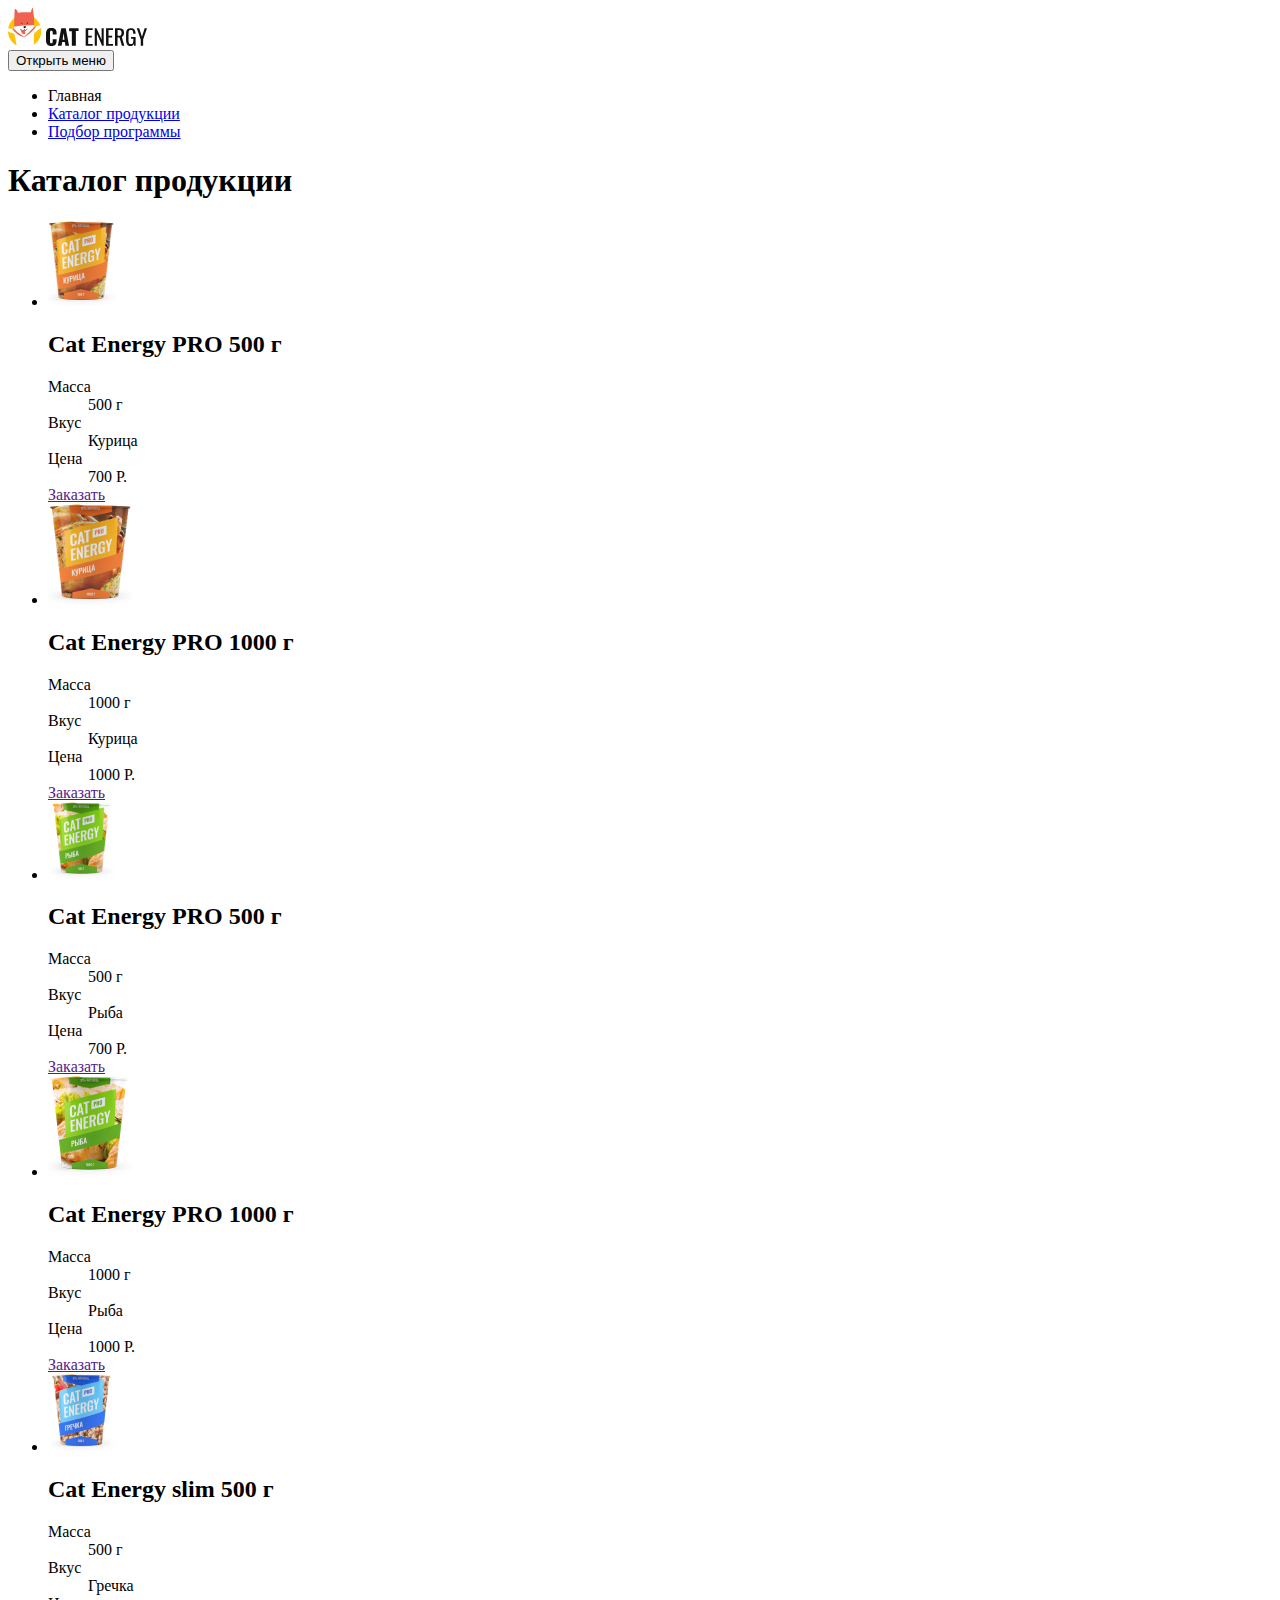
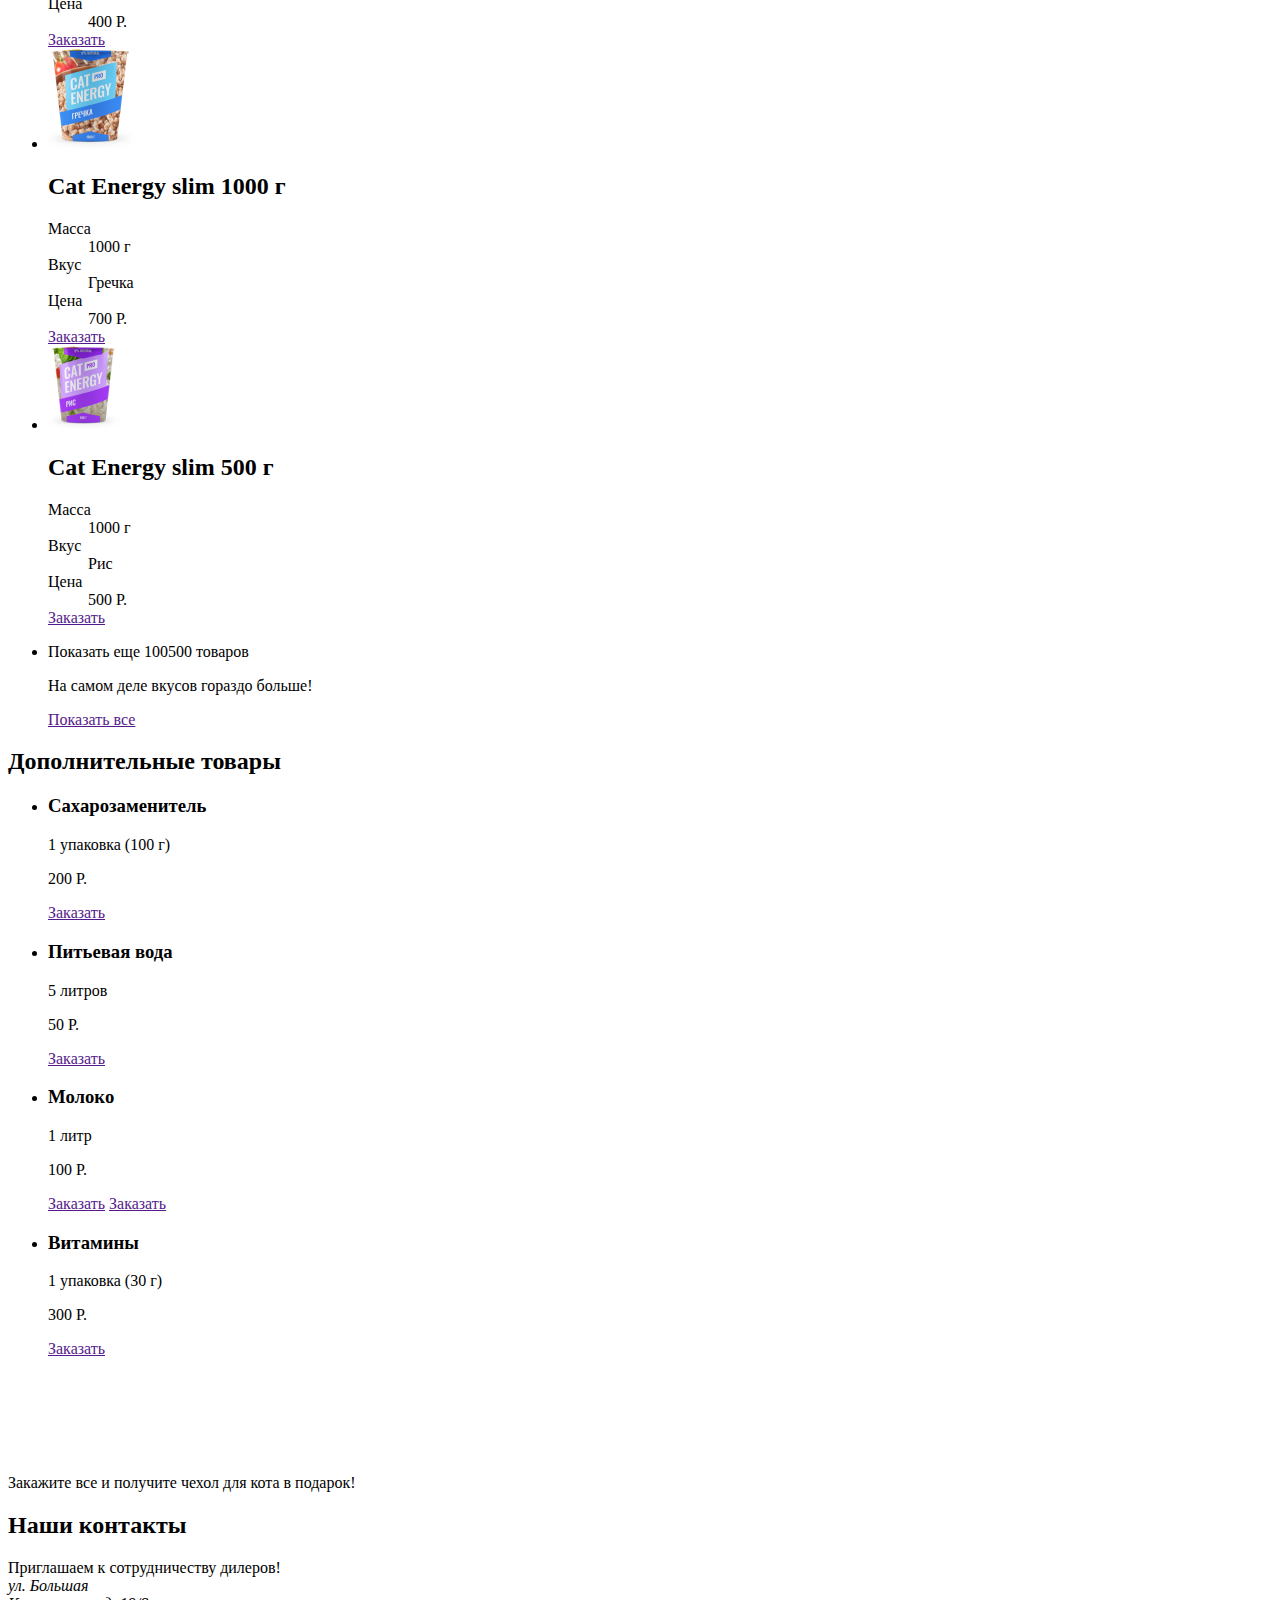
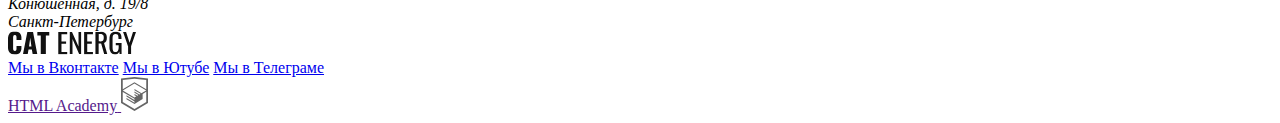
<file: 3/catalog.html>
<!DOCTYPE html>
<html class="page" lang="ru">
  <head>
    <meta charset="utf-8">
    <title>HTML Academy: Кэт энерджи</title>
    <base href="https://htmlacademy-adaptive.github.io/321977-cat-energy-25/3/">
</head>
  <body class="page__body">
    <header class="main-header">
      <a class="main-header__logo">
        <img class="main-header__logo-image" src="img/logo-small.svg" width="34" height="38" alt="Логотип">
        <img class="main-header__logo-title" src="img/logo.svg" width="101" height="18" alt="Cat energy">
      </a>
      <nav class="main-nav">
        <button class="main-nav__toggle" type="button"><span class="visually-hidden">Открыть меню</span></button>
        <ul class="main-nav__list">
          <li class="main-nav__item main-nav__item--active">
            <a>Главная</a>
          </li>
          <li class="main-nav__item">
            <a href="catalog.html">Каталог продукции</a>
          </li>
          <li class="main-nav__item">
            <a href="form.html">Подбор программы</a>
          </li>
        </ul>
      </nav>
    </header>

    <main class="main">
      <h1 class="main__title title">Каталог продукции</h1>
      <ul class="catalog">
        <li class="catalog__item">
          <article class="product">
            <a class="product__image" href="">
              <img src="img/chicken-500-mobile.jpg" width="68" height="86" alt="">
            </a>
            <div class="product__description">
              <h2 class="product__title">Cat Energy PRO <span>500 г</span></h2>
              <dl class="product__specification">
                <dt>Масса</dt>
                <dd>500 г</dd>
                <dt>Вкус</dt>
                <dd>Курица</dd>
                <dt>Цена</dt>
                <dd>700 Р.</dd>
              </dl>
            </div>
            <a class="product__order-button button" href="">Заказать</a>
          </article>
        </li>
        <li class="catalog__item">
          <article class="product">
            <a class="product__image" href="">
              <img src="img/chicken-1000-mobile.jpg" width="84" height="101" alt="">
            </a>
            <div class="product__description">
              <h2 class="product__title">Cat Energy PRO <span>1000 г</span></h2>
              <dl class="product__specification">
                <dt>Масса</dt>
                <dd>1000 г</dd>
                <dt>Вкус</dt>
                <dd>Курица</dd>
                <dt>Цена</dt>
                <dd>1000 Р.</dd>
              </dl>
            </div>
            <a class="product__order-button button" href="">Заказать</a>
          </article>
        </li>
        <li class="catalog__item">
          <article class="product">
            <a class="product__image" href="">
              <img src="img/fish-500-mobile.jpg" width="68" height="78" alt="">
            </a>
            <div class="product__description">
              <h2 class="product__title">Cat Energy PRO <span>500 г</span></h2>
              <dl class="product__specification">
                <dt>Масса</dt>
                <dd>500 г</dd>
                <dt>Вкус</dt>
                <dd>Рыба</dd>
                <dt>Цена</dt>
                <dd>700 Р.</dd>
              </dl>
            </div>
            <a class="product__order-button button" href="">Заказать</a>
          </article>
        </li>
        <li class="catalog__item">
          <article class="product">
            <a class="product__image" href="">
              <img src="img/fish-1000-mobile.jpg" width="84" height="101" alt="">
            </a>
            <div class="product__description">
              <h2 class="product__title">Cat Energy PRO <span>1000 г</span></h2>
              <dl class="product__specification">
                <dt>Масса</dt>
                <dd>1000 г</dd>
                <dt>Вкус</dt>
                <dd>Рыба</dd>
                <dt>Цена</dt>
                <dd>1000 Р.</dd>
              </dl>
            </div>
            <a class="product__order-button button" href="">Заказать</a>
          </article>
        </li>
        <li class="catalog__item">
          <article class="product">
            <a class="product__image" href="">
              <img src="img/buckwheat-500-mobile.jpg" width="68" height="78" alt="">
            </a>
            <div class="product__description">
              <h2 class="product__title">Cat Energy slim <span>500 г</span></h2>
              <dl class="product__specification">
                <dt>Масса</dt>
                <dd>500 г</dd>
                <dt>Вкус</dt>
                <dd>Гречка</dd>
                <dt>Цена</dt>
                <dd>400 Р.</dd>
              </dl>
            </div>
            <a class="product__order-button button" href="">Заказать</a>
          </article>
        </li>
        <li class="catalog__item">
          <article class="product">
            <a class="product__image" href="">
              <img src="img/buckwheat-1000-mobile.jpg" width="84" height="100" alt="">
            </a>
            <div class="product__description">
              <h2 class="product__title">Cat Energy slim <span>1000 г</span></h2>
              <dl class="product__specification">
                <dt>Масса</dt>
                <dd>1000 г</dd>
                <dt>Вкус</dt>
                <dd>Гречка</dd>
                <dt>Цена</dt>
                <dd>700 Р.</dd>
              </dl>
            </div>
            <a class="product__order-button button" href="">Заказать</a>
          </article>
        </li>
        <li class="catalog__item">
          <article class="product">
            <a class="product__image" href="">
              <img src="img/rice-500-mobile.jpg" width="72" height="84" alt="">
            </a>
            <div class="product__description">
              <h2 class="product__title">Cat Energy slim <span>500 г</span></h2>
              <dl class="product__specification">
                <dt>Масса</dt>
                <dd>1000 г</dd>
                <dt>Вкус</dt>
                <dd>Рис</dd>
                <dt>Цена</dt>
                <dd>500 Р.</dd>
              </dl>
            </div>
            <a class="product__order-button button" href="">Заказать</a>
          </article>
        </li>
        <li class="catalog__item">
          <div class="more-products">
            <p class="more-products__title">Показать еще 100500 товаров</p>
            <p class="more-products__text">На самом деле вкусов гораздо больше!</p>
            <a class="more-products__link button button--secondary" href="">Показать все</a>
          </div>
        </li>
      </ul>

      <section class="additional-products">
        <h2 class="additional-products__title secondary-title">Дополнительные товары</h2>
        <ul class="additional-products__list">
          <li class="additional-products__item additional-product">
            <h3 class="additional-product__title">Сахарозаменитель</h3>
            <div class="additional-product__specification">
              <p class="additional-product__amount">1 упаковка (100 г)</p>
              <p class="additional-product__price">200 Р.</p>
            </div>
            <a class="additional-product__order button" href="">Заказать</a>
          </li>
          <li class="additional-products__item additional-product">
            <h3 class="additional-product__title">Питьевая вода</h3>
            <div class="additional-product__specification">
              <p class="additional-product__amount">5 литров</p>
              <p class="additional-product__price">50 Р.</p>
            </div>
            <a class="additional-product__order button" href="">Заказать</a>
          </li>
          <li class="additional-products__item additional-product">
            <h3 class="additional-product__title">Молоко</h3>
            <div class="additional-product__specification">
              <p class="additional-product__amount">1 литр</p>
              <p class="additional-product__price">100 Р.</p>
            </div>
            <a class="additional-product__order button" href="">Заказать</a>
            <a class="additional-product__order button" href="">Заказать</a>
          </li>
          <li class="additional-products__item additional-product">
            <h3 class="additional-product__title">Витамины</h3>
            <div class="additional-product__specification">
              <p class="additional-product__amount">1 упаковка (30 г)</p>
              <p class="additional-product__price">300 Р.</p>
            </div>
            <a class="additional-product__order button" href="">Заказать</a>
          </li>
        </ul>
        <div class="additional-products__promo promo">
          <img class="promo__icon" src="img/icon_gift.svg" width="78" height="80" alt="">
          <p class="promo__text">Закажите все и получите чехол для кота в подарок!</p>
        </div>
      </section>
    </main>

    <section class="contacts contacts--background">
      <h2 class="visually-hidden">Наши контакты</h2>
      <div class="contacts__info">
        <div class="contacts__title">Приглашаем к сотрудничеству дилеров!</div>
        <address class="contacts__address">
          ул. Большая<br>
          Конюшенная, д. 19/8<br>
          <span>Санкт-Петербург</span>
        </address>
      </div>
      <div class="contacts__map"></div>
    </section>

    <footer class="page-footer">
      <div class="page-footer__wrapper">
        <a class="page-footer__logo">
          <img class="page-footer__logo-image" src="img/logo.svg" width="128" height="24" alt="Cat energy">
        </a>
        <div class="page-footer__socials">
          <div class="social-links">
            <a class="social-links__item social-link social-link--vk"  href="https://vk.com/htmlacademy">Мы в Вконтакте</a>
            <a class="social-links__item social-link social-link--youtube"  href="https://www.youtube.com/user/htmlacademyru">Мы в Ютубе</a>
            <a class="social-links__item social-link social-link--telegram"  href="https://t.me/htmlacademy">Мы в Телеграме</a>
          </div>
        </div>
        <div class="page-footer__copyright">
          <a class="copyright" href="">
            <span class="copyright__text">HTML Academy</span>
            <img class="copyright__logo" src="img/logo-academy.svg" alt="логотип HTML Academy">
          </a>
        </div>
      </div>
    </footer>
  </body>
</html>
</file>
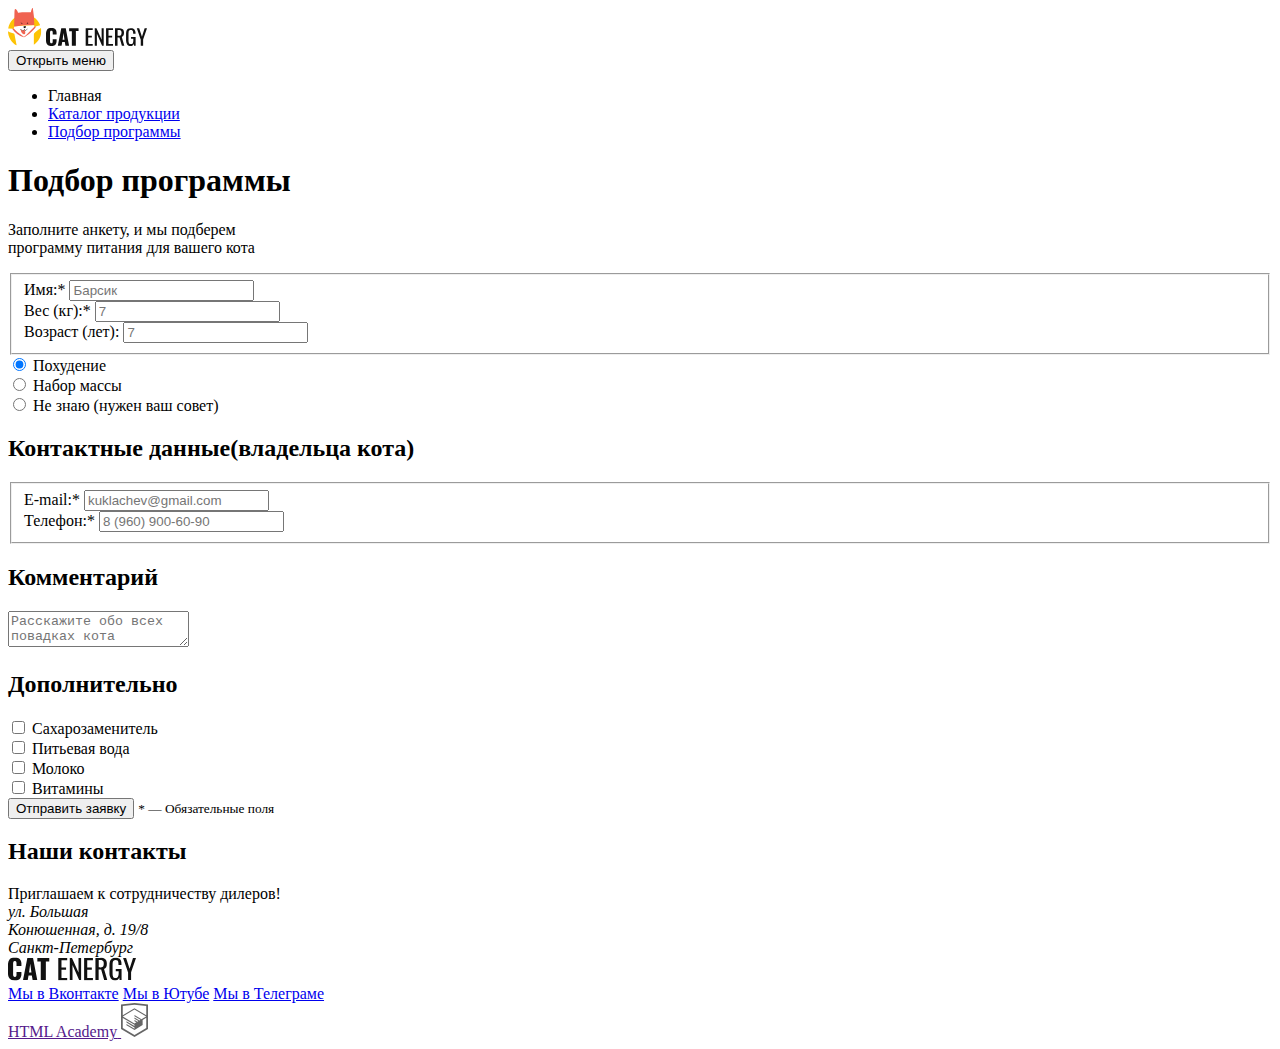
<file: 3/form.html>
<!DOCTYPE html>
<html class="page" lang="ru">
  <head>
    <meta charset="utf-8">
    <title>HTML Academy: Кэт энерджи</title>
    <base href="https://htmlacademy-adaptive.github.io/321977-cat-energy-25/3/">
</head>
  <body class="page__body">
    <header class="main-header">
      <a class="main-header__logo">
        <img class="main-header__logo-image" src="img/logo-small.svg" width="34" height="38" alt="Логотип">
        <img class="main-header__logo-title" src="img/logo.svg" width="101" height="18" alt="Cat energy">
      </a>
      <nav class="main-nav">
        <button class="main-nav__toggle" type="button"><span class="visually-hidden">Открыть меню</span></button>
        <ul class="main-nav__list">
          <li class="main-nav__item main-nav__item--active">
            <a>Главная</a>
          </li>
          <li class="main-nav__item">
            <a href="catalog.html">Каталог продукции</a>
          </li>
          <li class="main-nav__item">
            <a href="form.html">Подбор программы</a>
          </li>
        </ul>
      </nav>
    </header>

    <main class="main">
      <h1 class="main__title title">Подбор программы</h1>

      <div class="form">
        <form action="https://echo.htmlacademy.ru/" method="post">
          <p class="form__intro">Заполните анкету, и мы подберем <br>программу питания для вашего кота</p>
          <div class="form__two-columns">
            <fieldset class="form__fieldset">
              <div class="form__wrapper">
                <div class="form__field field-text">
                  <label for="customer-name">Имя:*</label>
                  <input name="customer-name" type="text" id="customer-name" placeholder="Барсик" required>
                </div>
                <div class="form__field field-text">
                  <label for="customer-weight">Вес (кг):*</label>
                  <input name="customer-weight" type="text" id="customer-weight" placeholder="7" required>
                </div>
                <div class="form__field field-text">
                  <label for="customer-age">Возраст (лет):</label>
                  <input name="customer-age" type="text" id="customer-age" placeholder="7">
                </div>
              </div>
            </fieldset>
            <div class="form__program-type">
              <div class="form__wrapper">
                <div class="form__field field-radio">
                  <input name="program-type" type="radio" value="weight-loss" id="weight-loss" checked>
                  <label for="weight-loss">Похудение</label>
                </div>
                <div class="form__field field-radio">
                  <input name="program-type" type="radio" value="weight-gain" id="weight-gain">
                  <label for="weight-gain">Набор массы</label>
                </div>
                <div class="form__field field-radio">
                  <input name="program-type" type="radio" value="weight-gain" id="weight-advice">
                  <label for="weight-advice">Не знаю (нужен ваш совет)</label>
                </div>
              </div>
            </div>
          </div>

          <h2 class="form__title secondary-title">Контактные данные(владельца кота)</h2>
          <fieldset class="form__fieldset">
            <div class="form__wrapper">
              <div class="form__field field-text field-text--email">
                <label for="customer-email">E-mail:*</label>
                <input name="customer-email" type="email" id="customer-email" placeholder="kuklachev@gmail.com" required>
              </div>
              <div class="form__field field-text field-text--phone">
                <label for="customer-phone">Телефон:*</label>
                <input name="customer-phone" type="tel" id="customer-phone" placeholder="8 (960) 900-60-90" required>
              </div>
            </div>
          </fieldset>
          <h2 class="form__title secondary-title">Комментарий</h2>
          <div class="form__fieldset">
            <div class="form__wrapper">
              <div class="form__field">
                <textarea class="field-textarea" name="comment" placeholder="Расскажите обо всех повадках кота"></textarea>
              </div>
            </div>
          </div>
          <h2 class="form__title secondary-title">Дополнительно</h2>
          <div class="form__fieldset">
            <div class="form__wrapper">
              <div class="form__field field-checkbox">
                <input name="sweetener" type="checkbox" id="sweetener">
                <label for="sweetener">Cахарозаменитель</label>
              </div>
              <div class="form__field field-checkbox">
                <input name="water" type="checkbox" id="water">
                <label for="water">Питьевая вода</label>
              </div>
              <div class="form__field field-checkbox">
                <input name="milk" type="checkbox" id="milk">
                <label for="milk">Молоко</label>
              </div>
              <div class="form__field field-checkbox">
                <input name="vitamins" type="checkbox" id="vitamins">
                <label for="vitamins">Витамины</label>
              </div>
            </div>
          </div>
          <div class="form__fieldset">
            <div class="form__wrapper">
              <button class="form__submit button">Отправить заявку</button>
              <small class="form__note">* — Обязательные поля</small>
            </div>
          </div>
        </form>
      </div>
    </main>

    <section class="contacts contacts--background">
      <h2 class="visually-hidden">Наши контакты</h2>
      <div class="contacts__info">
        <div class="contacts__title">Приглашаем к сотрудничеству дилеров!</div>
        <address class="contacts__address">
          ул. Большая<br>
          Конюшенная, д. 19/8<br>
          <span>Санкт-Петербург</span>
        </address>
      </div>
      <div class="contacts__map"></div>
    </section>

    <footer class="page-footer">
      <div class="page-footer__wrapper">
        <a class="page-footer__logo">
          <img class="page-footer__logo-image" src="img/logo.svg" width="128" height="24" alt="Cat energy">
        </a>
        <div class="page-footer__socials">
          <div class="social-links">
            <a class="social-links__item social-link social-link--vk" href="https://vk.com/htmlacademy">Мы в Вконтакте</a>
            <a class="social-links__item social-link social-link--youtube"
               href="https://www.youtube.com/user/htmlacademyru">Мы в Ютубе</a>
            <a class="social-links__item social-link social-link--telegram" href="https://t.me/htmlacademy">Мы в
              Телеграме</a>
          </div>
        </div>
        <div class="page-footer__copyright">
          <a class="copyright" href="">
            <span class="copyright__text">HTML Academy</span>
            <img class="copyright__logo" src="img/logo-academy.svg" alt="логотип HTML Academy">
          </a>
        </div>
      </div>
    </footer>
  </body>
</html>
</file>
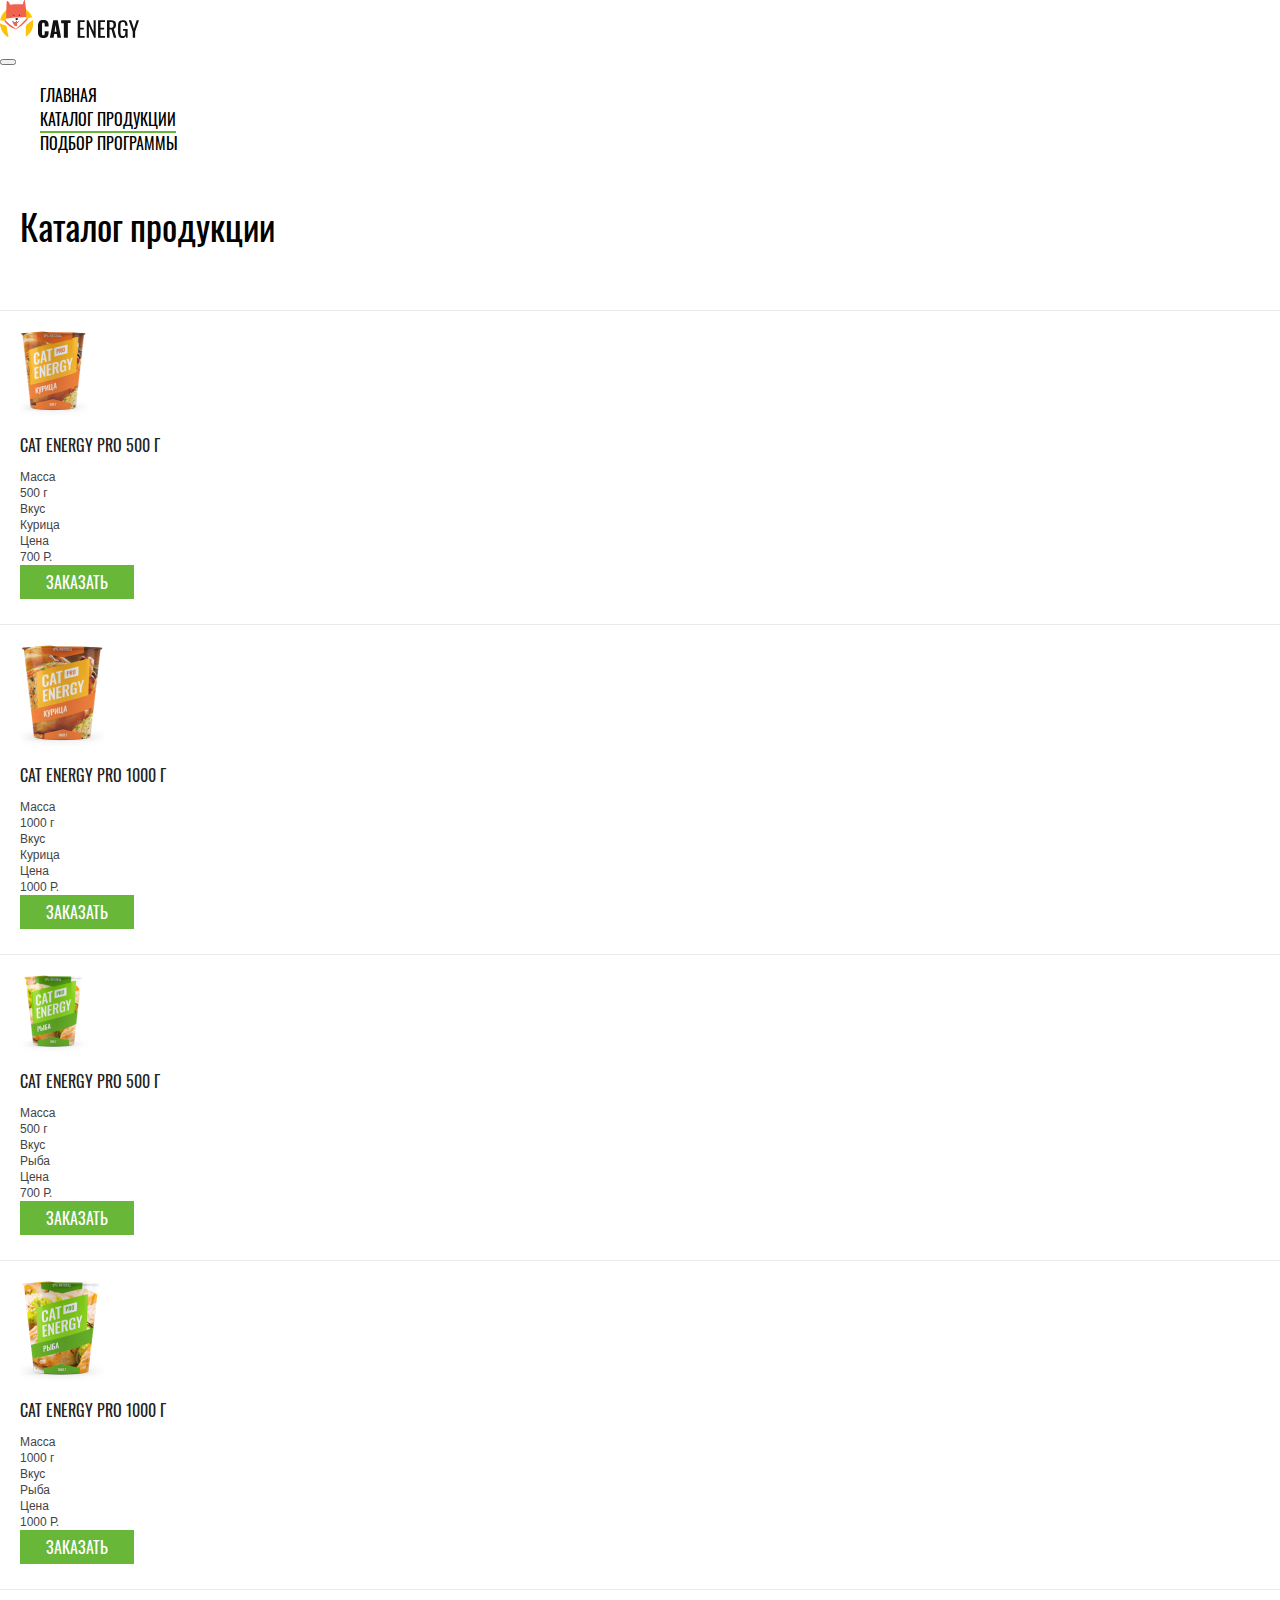
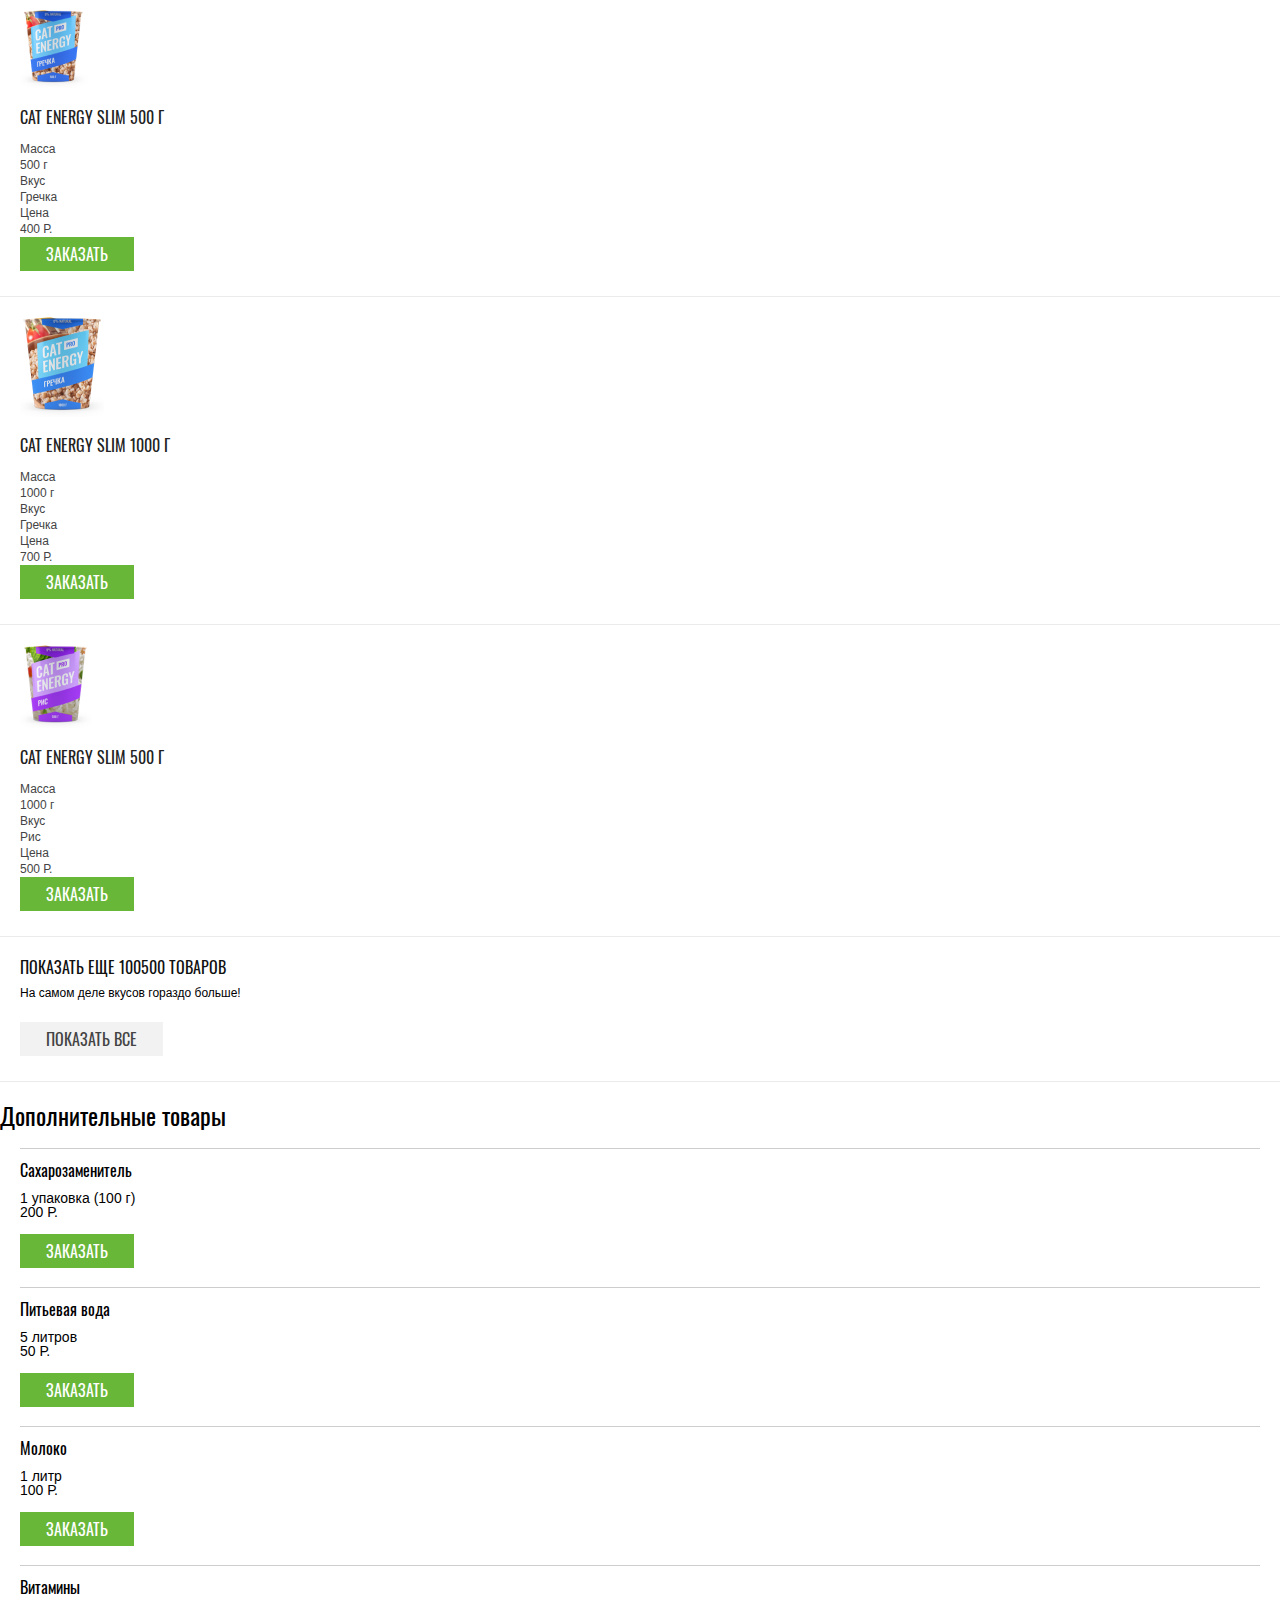
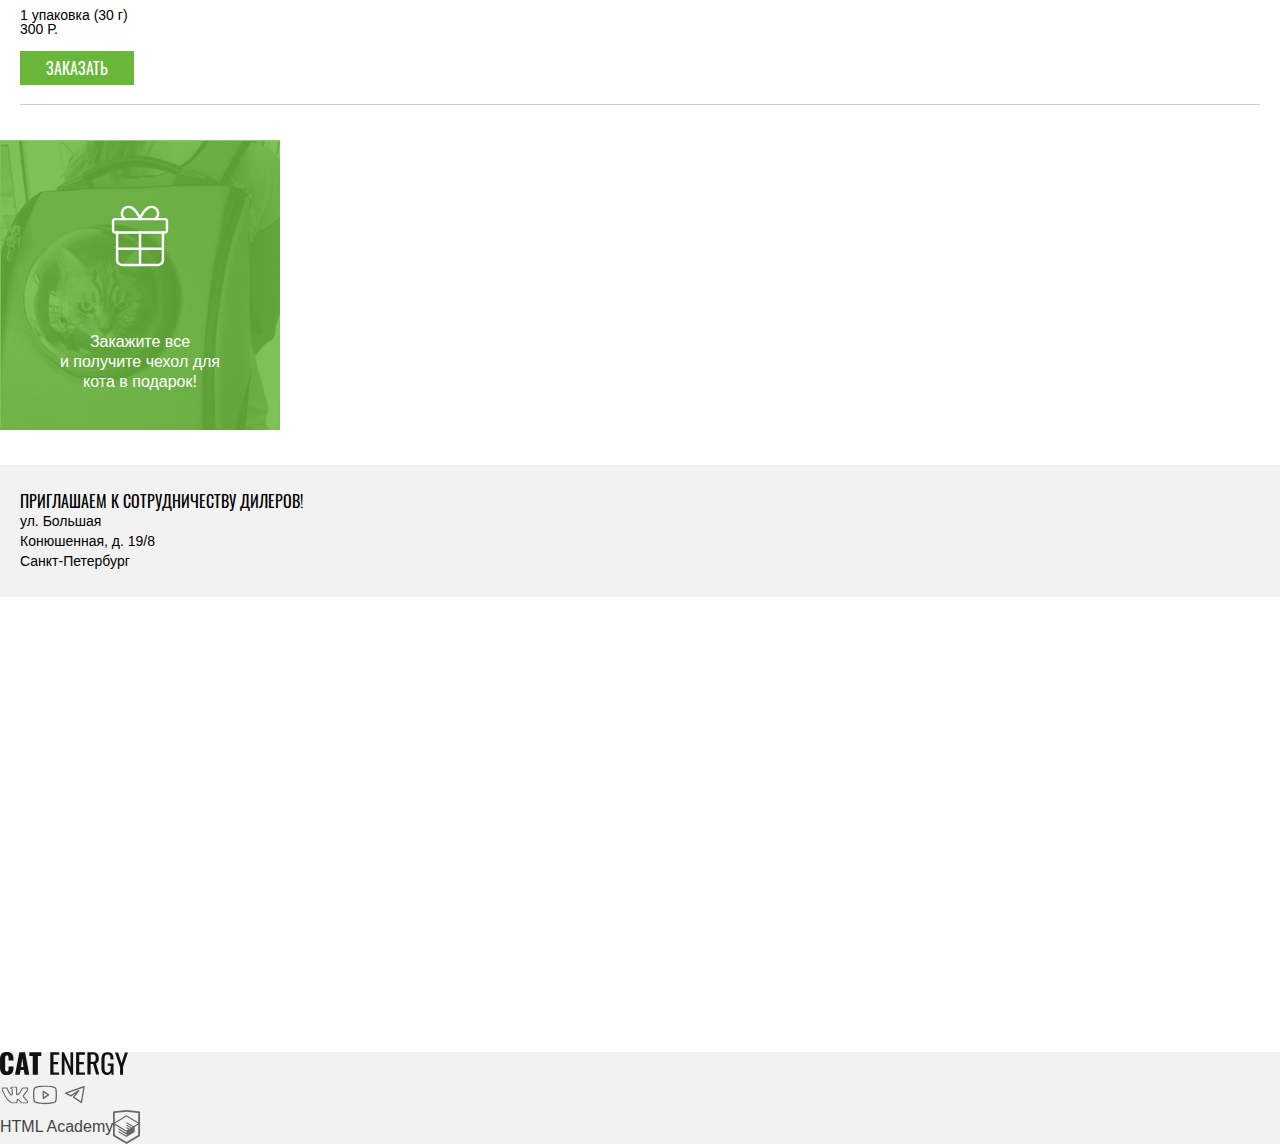
<file: 4/catalog.html>
<!DOCTYPE html>
<html class="page" lang="ru">
  <head>
    <meta charset="utf-8">
    <meta name="viewport" content="width=device-width, initial-scale=1">
    <title>HTML Academy: Кэт энерджи</title>
    <link rel="stylesheet" href="css/style.css">
    <base href="https://htmlacademy-adaptive.github.io/321977-cat-energy-25/4/">
</head>
  <body class="page__body">
    <header class="page-header">
      <a class="page-header__logo">
        <img class="page-header__logo-image" src="img/logo-small.svg" width="34" height="38" alt="Логотип">
        <img class="page-header__logo-title" src="img/logo.svg" width="101" height="18" alt="Cat energy">
      </a>
      <nav class="main-nav">
        <button class="main-nav__toggle" type="button"><span class="visually-hidden">Открыть меню</span></button>
        <ul class="main-nav__list">
          <li class="main-nav__item">
            <a href="index.html">Главная</a>
          </li>
          <li class="main-nav__item  main-nav__item--active">
            <a>Каталог продукции</a>
          </li>
          <li class="main-nav__item">
            <a href="form.html">Подбор программы</a>
          </li>
        </ul>
      </nav>
    </header>

    <main class="main">
      <h1 class="main__title title">Каталог продукции</h1>
      <ul class="catalog">
        <li class="catalog__item">
          <article class="product">
            <a class="product__image" href="">
              <img src="img/chicken-500-mobile.jpg" width="68" height="86" alt="">
            </a>
            <div class="product__description">
              <h2 class="product__title">Cat Energy PRO <span>500 г</span></h2>
              <dl class="product__specification">
                <dt>Масса</dt>
                <dd>500 г</dd>
                <dt>Вкус</dt>
                <dd>Курица</dd>
                <dt>Цена</dt>
                <dd>700 Р.</dd>
              </dl>
            </div>
            <a class="product__order-button button" href="">Заказать</a>
          </article>
        </li>
        <li class="catalog__item">
          <article class="product">
            <a class="product__image" href="">
              <img src="img/chicken-1000-mobile.jpg" width="84" height="101" alt="">
            </a>
            <div class="product__description">
              <h2 class="product__title">Cat Energy PRO <span>1000 г</span></h2>
              <dl class="product__specification">
                <dt>Масса</dt>
                <dd>1000 г</dd>
                <dt>Вкус</dt>
                <dd>Курица</dd>
                <dt>Цена</dt>
                <dd>1000 Р.</dd>
              </dl>
            </div>
            <a class="product__order-button button" href="">Заказать</a>
          </article>
        </li>
        <li class="catalog__item">
          <article class="product">
            <a class="product__image" href="">
              <img src="img/fish-500-mobile.jpg" width="68" height="78" alt="">
            </a>
            <div class="product__description">
              <h2 class="product__title">Cat Energy PRO <span>500 г</span></h2>
              <dl class="product__specification">
                <dt>Масса</dt>
                <dd>500 г</dd>
                <dt>Вкус</dt>
                <dd>Рыба</dd>
                <dt>Цена</dt>
                <dd>700 Р.</dd>
              </dl>
            </div>
            <a class="product__order-button button" href="">Заказать</a>
          </article>
        </li>
        <li class="catalog__item">
          <article class="product">
            <a class="product__image" href="">
              <img src="img/fish-1000-mobile.jpg" width="84" height="101" alt="">
            </a>
            <div class="product__description">
              <h2 class="product__title">Cat Energy PRO <span>1000 г</span></h2>
              <dl class="product__specification">
                <dt>Масса</dt>
                <dd>1000 г</dd>
                <dt>Вкус</dt>
                <dd>Рыба</dd>
                <dt>Цена</dt>
                <dd>1000 Р.</dd>
              </dl>
            </div>
            <a class="product__order-button button" href="">Заказать</a>
          </article>
        </li>
        <li class="catalog__item">
          <article class="product">
            <a class="product__image" href="">
              <img src="img/buckwheat-500-mobile.jpg" width="68" height="78" alt="">
            </a>
            <div class="product__description">
              <h2 class="product__title">Cat Energy slim <span>500 г</span></h2>
              <dl class="product__specification">
                <dt>Масса</dt>
                <dd>500 г</dd>
                <dt>Вкус</dt>
                <dd>Гречка</dd>
                <dt>Цена</dt>
                <dd>400 Р.</dd>
              </dl>
            </div>
            <a class="product__order-button button" href="">Заказать</a>
          </article>
        </li>
        <li class="catalog__item">
          <article class="product">
            <a class="product__image" href="">
              <img src="img/buckwheat-1000-mobile.jpg" width="84" height="100" alt="">
            </a>
            <div class="product__description">
              <h2 class="product__title">Cat Energy slim <span>1000 г</span></h2>
              <dl class="product__specification">
                <dt>Масса</dt>
                <dd>1000 г</dd>
                <dt>Вкус</dt>
                <dd>Гречка</dd>
                <dt>Цена</dt>
                <dd>700 Р.</dd>
              </dl>
            </div>
            <a class="product__order-button button" href="">Заказать</a>
          </article>
        </li>
        <li class="catalog__item">
          <article class="product">
            <a class="product__image" href="">
              <img src="img/rice-500-mobile.jpg" width="72" height="84" alt="">
            </a>
            <div class="product__description">
              <h2 class="product__title">Cat Energy slim <span>500 г</span></h2>
              <dl class="product__specification">
                <dt>Масса</dt>
                <dd>1000 г</dd>
                <dt>Вкус</dt>
                <dd>Рис</dd>
                <dt>Цена</dt>
                <dd>500 Р.</dd>
              </dl>
            </div>
            <a class="product__order-button button" href="">Заказать</a>
          </article>
        </li>
        <li class="catalog__item">
          <div class="more-products">
            <p class="more-products__title">Показать еще 100500 товаров</p>
            <p class="more-products__text">На самом деле вкусов гораздо больше!</p>
            <a class="more-products__link button button--secondary" href="">Показать все</a>
          </div>
        </li>
      </ul>

      <section class="additional-products">
        <h2 class="additional-products__title secondary-title">Дополнительные товары</h2>
        <ul class="additional-products__list">
          <li class="additional-products__item additional-product">
            <h3 class="additional-product__title">Сахарозаменитель</h3>
            <div class="additional-product__specification">
              <p class="additional-product__amount">1 упаковка (100 г)</p>
              <p class="additional-product__price">200 Р.</p>
            </div>
            <a class="additional-product__order button" href="">Заказать</a>
          </li>
          <li class="additional-products__item additional-product">
            <h3 class="additional-product__title">Питьевая вода</h3>
            <div class="additional-product__specification">
              <p class="additional-product__amount">5 литров</p>
              <p class="additional-product__price">50 Р.</p>
            </div>
            <a class="additional-product__order button" href="">Заказать</a>
          </li>
          <li class="additional-products__item additional-product">
            <h3 class="additional-product__title">Молоко</h3>
            <div class="additional-product__specification">
              <p class="additional-product__amount">1 литр</p>
              <p class="additional-product__price">100 Р.</p>
            </div>
            <a class="additional-product__order button" href="">Заказать</a>
          </li>
          <li class="additional-products__item additional-product">
            <h3 class="additional-product__title">Витамины</h3>
            <div class="additional-product__specification">
              <p class="additional-product__amount">1 упаковка (30 г)</p>
              <p class="additional-product__price">300 Р.</p>
            </div>
            <a class="additional-product__order button" href="">Заказать</a>
          </li>
        </ul>
        <div class="additional-products__promo promo">
          <img class="promo__icon" src="img/icon_gift.svg" width="78" height="80" alt="">
          <p class="promo__text">Закажите все <br>и получите чехол для <br>кота в подарок!</p>
        </div>
      </section>
    </main>

    <section class="contacts contacts--background">
      <h2 class="visually-hidden">Наши контакты</h2>
      <div class="contacts__info">
        <div class="contacts__title">Приглашаем к сотрудничеству дилеров!</div>
        <address class="contacts__address">
          ул. Большая<br>
          Конюшенная, д. 19/8<br>
          <span>Санкт-Петербург</span>
        </address>
      </div>
      <div class="contacts__map">
        <iframe src="https://www.google.com/maps/embed?pb=!1m18!1m12!1m3!1d3361.202856403712!2d30.32004027071827!3d59.93913382382301!2m3!1f0!2f0!3f0!3m2!1i1024!2i768!4f13.1!3m3!1m2!1s0x4696310fca145cc1%3A0x42b32648d8238007!2sBolshaya%20Konyushennaya%20St%2C%2019%2F8%2C%20Sankt-Peterburg%2C%20191186!5e0!3m2!1sen!2sru!4v1649592233134!5m2!1sen!2sru" width="600" height="450" style="border:0;" allowfullscreen="" loading="lazy" referrerpolicy="no-referrer-when-downgrade"></iframe>
      </div>
    </section>

    <footer class="page-footer">
      <div class="page-footer__wrapper">
        <a class="page-footer__logo">
          <img class="page-footer__logo-image" src="img/logo.svg" width="128" height="24" alt="Cat energy">
        </a>
        <div class="page-footer__socials">
          <div class="social-links">
            <a class="social-links__item social-link social-link--vk"  href="https://vk.com/htmlacademy">
              Мы в Вконтакте
              <svg width="27" height="17" fill="none" xmlns="http://www.w3.org/2000/svg"><path d="M0 2.339C0 1.484.515 1.023 1.545.956l3.97.025a.52.52 0 0 1 .533.377c.409 1.257.866 2.343 1.372 3.257.506.913 1.168 1.965 1.985 3.156.071.15.187.226.346.226.125 0 .222-.059.293-.176l.08-.277.027-4.35c0-.302-.075-.503-.226-.604-.151-.1-.431-.176-.84-.226-.32-.05-.48-.235-.48-.553 0-.067.01-.118.027-.151C9.005.57 10.072.025 11.83.025L13.322 0c.675 0 1.234.16 1.678.478.444.318.666.821.666 1.509v5.708c.125.084.24.126.347.126.266 0 .497-.15.692-.453 1.954-2.582 3.011-4.308 3.17-5.18 0-.017.019-.059.054-.126.125-.251.329-.47.613-.654.284-.184.533-.31.746-.377a.554.554 0 0 1 .24-.05h4.13l.266.025c.355 0 .63.16.826.478.07.1.12.21.146.327.027.117.045.234.054.352.009.117.013.184.013.2v.177c-.124.687-.44 1.42-.946 2.2-.506.78-1.15 1.622-1.931 2.528-.782.905-1.27 1.5-1.466 1.785-.16.201-.24.386-.24.554 0 .134.071.285.213.452l3.89 4.627c.213.269.32.562.32.88 0 .386-.16.705-.48.956-.32.252-.701.394-1.145.428l-.453.025h-4.05a.855.855 0 0 0-.106.012.862.862 0 0 1-.107.013c-.39 0-.755-.16-1.092-.478-.125-.134-.96-1.123-2.505-2.967a1.387 1.387 0 0 0-.373-.327c-.07.268-.164.654-.28 1.157-.115.503-.2.863-.253 1.081l-.08.428c-.177.586-.55.938-1.119 1.056l-.373.025h-2.61c-1.475 0-2.945-.637-4.41-1.911-1.466-1.275-2.784-2.922-3.957-4.942C2.238 8.102 1.146 5.75.133 3.068A1.916 1.916 0 0 1 0 2.338Zm16.013 6.513c-.373 0-.71-.096-1.013-.29-.302-.192-.453-.456-.453-.791V1.987c0-.336-.089-.575-.266-.717-.178-.143-.489-.214-.933-.214l-1.518.05c-.764 0-1.341.126-1.732.378.781.352 1.172.922 1.172 1.71V7.62a1.5 1.5 0 0 1-.533 1.043 1.59 1.59 0 0 1-1.066.415c-.532 0-.94-.243-1.225-.729C7.06 6.371 6.03 4.493 5.356 2.716l-.24-.654-3.544-.025c-.231 0-.36.013-.386.038-.027.025-.04.096-.04.213 0 .151.017.31.053.478l.56 1.409c1.491 3.638 3.112 6.505 4.862 8.6 1.75 2.096 3.468 3.144 5.155 3.144h2.665c.106 0 .186-.03.24-.088.053-.06.097-.172.133-.34l.053-.251.506-2.213c.142-.302.267-.503.373-.604a.975.975 0 0 1 .693-.277c.426 0 .861.243 1.305.73l2.265 2.716c.142.218.293.327.453.327h4.396c.533 0 .8-.126.8-.378a.466.466 0 0 0-.08-.251l-3.864-4.552c-.302-.352-.453-.73-.453-1.131 0-.403.142-.788.427-1.157.23-.336.679-.893 1.345-1.673a37.63 37.63 0 0 0 1.745-2.188c.498-.679.826-1.295.986-1.848l.08-.327a.371.371 0 0 1-.027-.163.574.574 0 0 0-.026-.189h-4.183c-.267.1-.48.252-.64.453l-.16.478c-.444 1.156-1.607 2.942-3.49 5.356a1.892 1.892 0 0 1-1.305.503Z" fill="#666"/></svg>
            </a>
            <a class="social-links__item social-link social-link--youtube"  href="https://www.youtube.com/user/htmlacademyru">
              Мы в Ютубе
              <svg width="24" height="19" fill="none" xmlns="http://www.w3.org/2000/svg"><path d="m15.85 8.793-5.236-3.491a.655.655 0 0 0-1.014.545v6.982a.655.655 0 0 0 1.014.546l5.237-3.491a.654.654 0 0 0 0-1.091Zm-4.94 2.814V7.07l3.403 2.27-3.404 2.268Zm12.48-8.563a2.4 2.4 0 0 0-1.452-1.637C18.218-.022 12.251 0 12 0c-.25 0-6.218-.022-9.938 1.407A2.4 2.4 0 0 0 .61 3.044C.327 4.113 0 6.076 0 9.338c0 3.262.327 5.226.61 6.295a2.4 2.4 0 0 0 1.452 1.636c3.72 1.43 9.687 1.407 9.938 1.407h.076c.753 0 6.317-.043 9.862-1.407a2.4 2.4 0 0 0 1.451-1.636c.284-1.07.611-3.033.611-6.295s-.327-5.225-.61-6.294Zm-1.266 12.261a1.09 1.09 0 0 1-.655.742c-3.49 1.342-9.404 1.32-9.469 1.32-.066 0-5.978.022-9.47-1.32a1.09 1.09 0 0 1-.654-.742c-.261-1.003-.567-2.847-.567-5.967 0-3.12.306-4.963.567-5.967a1.09 1.09 0 0 1 .655-.742C6.02 1.287 11.934 1.31 12 1.31c.066 0 5.978-.022 9.47 1.32a1.092 1.092 0 0 1 .654.742c.262 1.004.567 2.847.567 5.967 0 3.12-.305 4.964-.567 5.968Z" fill="#666"/></svg>
            </a>
            <a class="social-links__item social-link social-link--telegram"  href="https://t.me/htmlacademy">
              Мы в Телеграме
              <svg width="20" height="18" fill="none" xmlns="http://www.w3.org/2000/svg"><path fill-rule="evenodd" clip-rule="evenodd" d="M19.46.153c.18.15.265.382.227.611l-2.626 15.757a.657.657 0 0 1-1.012.439l-7.878-5.253a.656.656 0 0 1-.149-.956l2.611-3.263-4.36 2.906a.657.657 0 0 1-.658.041L.363 7.81a.657.657 0 0 1 .073-1.205L18.819.038a.657.657 0 0 1 .642.115ZM2.327 7.323 5.862 9.09l7.561-5.04a.656.656 0 0 1 .877.956l-4.805 6.006 6.438 4.292L18.208 1.65 2.326 7.323Z" fill="#666"/></svg>
            </a>
          </div>
        </div>
        <div class="page-footer__copyright">
          <a class="copyright" href="">
            <span class="copyright__text">HTML Academy</span>
            <svg width="27" height="34" fill="none" xmlns="http://www.w3.org/2000/svg"><path d="M13.643.016 13.5 0 0 1.407v24.606L13.5 34 27 26.013V1.407L13.643.016Zm11.591 25L13.5 31.956 1.766 25.015V14.93l11.685 6.916.02 1.253-8.017-4.743-.011 1.225 8.046 4.809.02 1.286-8.045-4.758-.01 1.226L13.5 26.95l8.124-4.833V16.91l3.62-2.15-.01 10.256Zm0-11.564-3.22 1.88-1.482.875-7.065-4.187-.011 1.225 6.04 3.573-.053.031-.13.076-.86.492-4.986-2.948-.011 1.225 3.936 2.328-.933.61-.021.012-2.971-1.742-.011 1.225 1.947 1.135-1.988 1.186-11.618-6.872 11.638-6.958 11.8 6.834Zm0-1.225L13.44 5.31 1.766 12.22V2.99L13.5 1.764 25.234 2.99v9.237Z" fill="#666"/></svg>
          </a>
        </div>
      </div>
    </footer>
  </body>
</html>
</file>
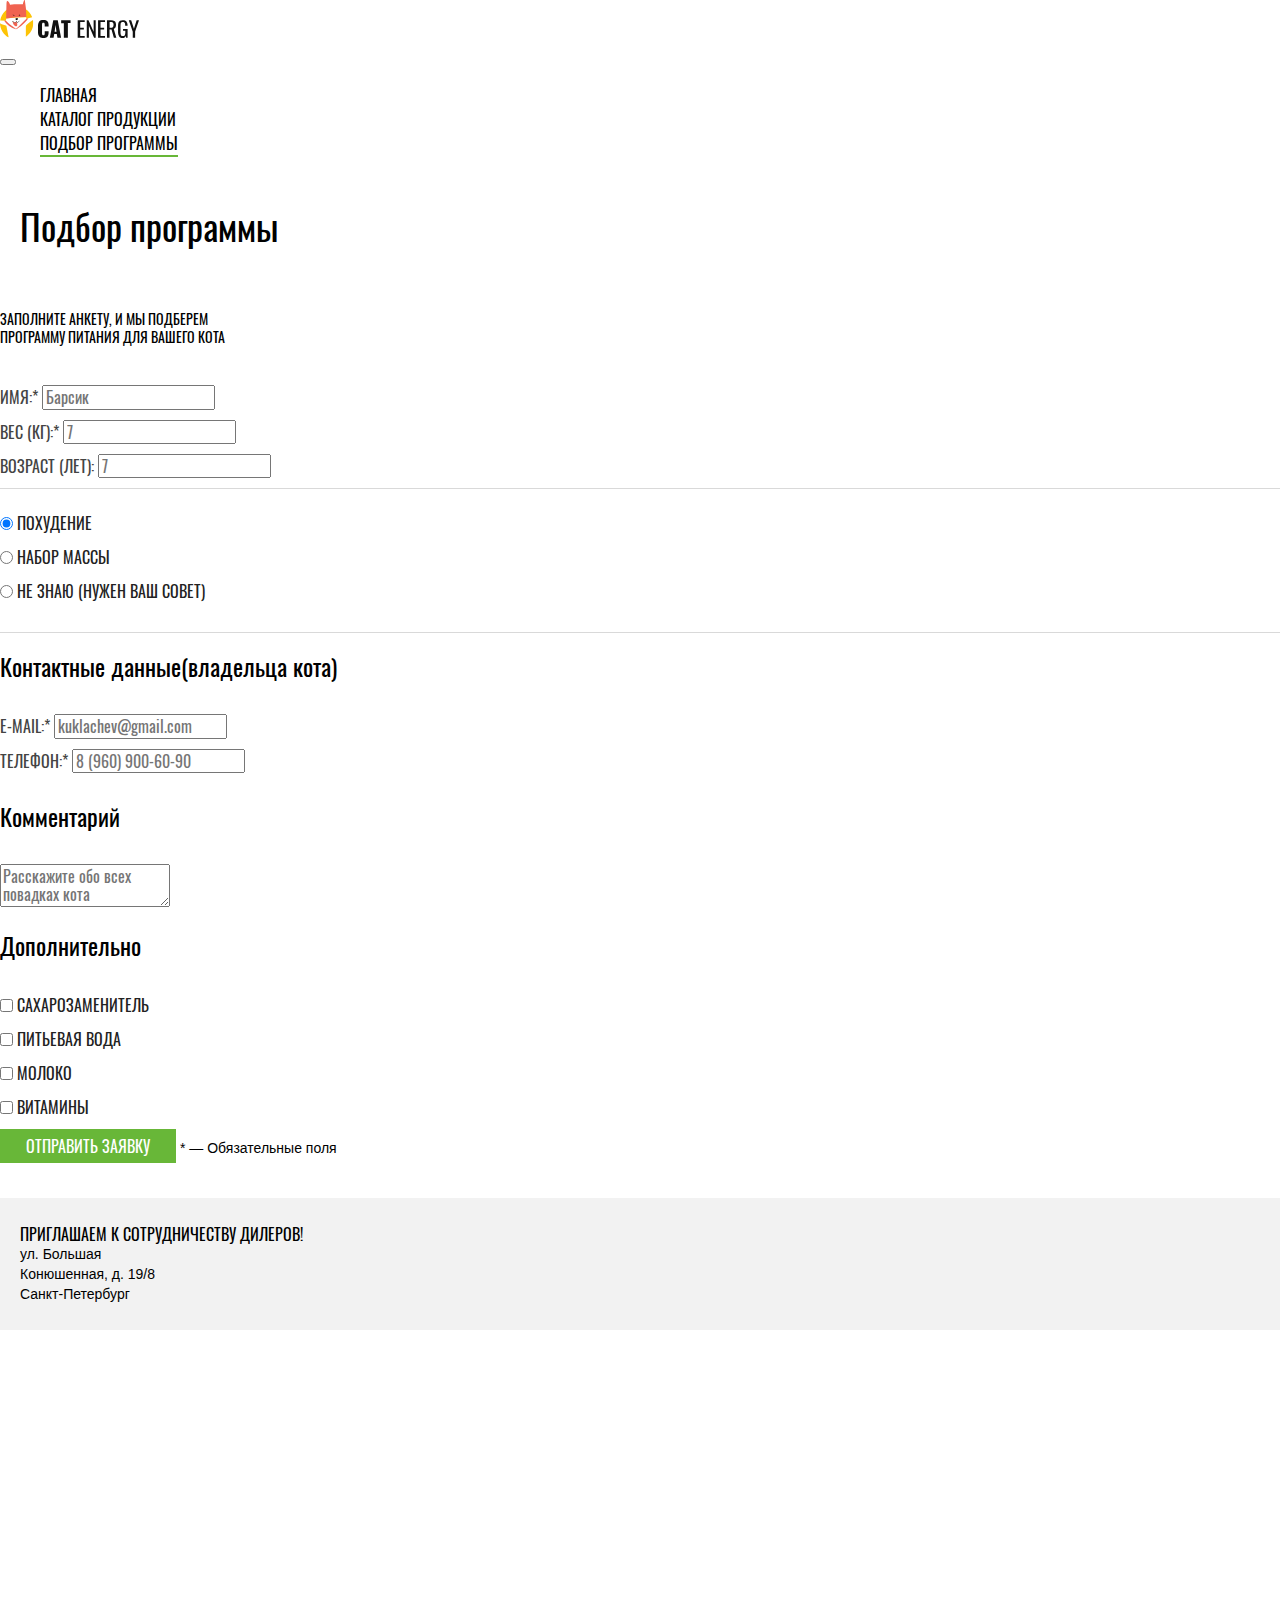
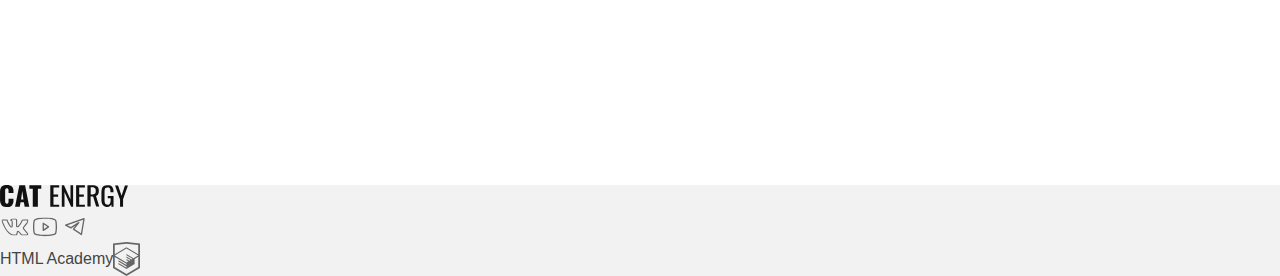
<file: 4/form.html>
<!DOCTYPE html>
<html class="page" lang="ru">
  <head>
    <meta charset="utf-8">
    <meta name="viewport" content="width=device-width, initial-scale=1">
    <title>HTML Academy: Кэт энерджи</title>
    <link rel="stylesheet" href="css/style.css">
    <base href="https://htmlacademy-adaptive.github.io/321977-cat-energy-25/4/">
</head>
  <body class="page__body">
    <header class="page-header">
      <a class="page-header__logo">
        <img class="page-header__logo-image" src="img/logo-small.svg" width="34" height="38" alt="Логотип">
        <img class="page-header__logo-title" src="img/logo.svg" width="101" height="18" alt="Cat energy">
      </a>
      <nav class="main-nav">
        <button class="main-nav__toggle" type="button"><span class="visually-hidden">Открыть меню</span></button>
        <ul class="main-nav__list">
          <li class="main-nav__item">
            <a href="index.html">Главная</a>
          </li>
          <li class="main-nav__item">
            <a href="catalog.html">Каталог продукции</a>
          </li>
          <li class="main-nav__item  main-nav__item--active">
            <a>Подбор программы</a>
          </li>
        </ul>
      </nav>
    </header>

    <main class="main">
      <h1 class="main__title title">Подбор программы</h1>

      <div class="main__form form">
        <form action="https://echo.htmlacademy.ru/" method="post">
          <p class="form__intro">Заполните анкету, и мы подберем <br>программу питания для вашего кота</p>
          <div class="form__two-columns">
            <fieldset class="form__fieldset">
              <div class="form__wrapper">
                <div class="form__field field-text">
                  <label for="customer-name">Имя:*</label>
                  <input name="customer-name" type="text" id="customer-name" placeholder="Барсик" required>
                </div>
                <div class="form__field field-text">
                  <label for="customer-weight">Вес (кг):*</label>
                  <input name="customer-weight" type="text" id="customer-weight" placeholder="7" required>
                </div>
                <div class="form__field field-text">
                  <label for="customer-age">Возраст (лет):</label>
                  <input name="customer-age" type="text" id="customer-age" placeholder="7">
                </div>
              </div>
            </fieldset>
            <div class="form__program-type">
              <div class="form__wrapper">
                <div class="form__field field-radio">
                  <input name="program-type" type="radio" value="weight-loss" id="weight-loss" checked>
                  <label for="weight-loss">Похудение</label>
                </div>
                <div class="form__field field-radio">
                  <input name="program-type" type="radio" value="weight-gain" id="weight-gain">
                  <label for="weight-gain">Набор массы</label>
                </div>
                <div class="form__field field-radio">
                  <input name="program-type" type="radio" value="weight-gain" id="weight-advice">
                  <label for="weight-advice">Не знаю (нужен ваш совет)</label>
                </div>
              </div>
            </div>
          </div>

          <h2 class="form__title secondary-title">Контактные данные(владельца кота)</h2>
          <fieldset class="form__fieldset">
            <div class="form__wrapper">
              <div class="form__field field-text field-text--email">
                <label for="customer-email">E-mail:*</label>
                <input name="customer-email" type="email" id="customer-email" placeholder="kuklachev@gmail.com" required>
              </div>
              <div class="form__field field-text field-text--phone">
                <label for="customer-phone">Телефон:*</label>
                <input name="customer-phone" type="tel" id="customer-phone" placeholder="8 (960) 900-60-90" required>
              </div>
            </div>
          </fieldset>
          <h2 class="form__title secondary-title">Комментарий</h2>
          <div class="form__fieldset">
            <div class="form__wrapper">
              <div class="form__field">
                <textarea class="field-textarea" name="comment" placeholder="Расскажите обо всех повадках кота"></textarea>
              </div>
            </div>
          </div>
          <h2 class="form__title secondary-title">Дополнительно</h2>
          <div class="form__fieldset">
            <div class="form__wrapper">
              <div class="form__field field-checkbox">
                <input name="sweetener" type="checkbox" id="sweetener">
                <label for="sweetener">Cахарозаменитель</label>
              </div>
              <div class="form__field field-checkbox">
                <input name="water" type="checkbox" id="water">
                <label for="water">Питьевая вода</label>
              </div>
              <div class="form__field field-checkbox">
                <input name="milk" type="checkbox" id="milk">
                <label for="milk">Молоко</label>
              </div>
              <div class="form__field field-checkbox">
                <input name="vitamins" type="checkbox" id="vitamins">
                <label for="vitamins">Витамины</label>
              </div>
            </div>
          </div>
          <div class="form__fieldset">
            <div class="form__wrapper">
              <button class="form__submit button">Отправить заявку</button>
              <small class="form__note">* — Обязательные поля</small>
            </div>
          </div>
        </form>
      </div>
    </main>

    <section class="contacts contacts--background">
      <h2 class="visually-hidden">Наши контакты</h2>
      <div class="contacts__info">
        <div class="contacts__title">Приглашаем к сотрудничеству дилеров!</div>
        <address class="contacts__address">
          ул. Большая<br>
          Конюшенная, д. 19/8<br>
          <span>Санкт-Петербург</span>
        </address>
      </div>
      <div class="contacts__map">
        <iframe src="https://www.google.com/maps/embed?pb=!1m18!1m12!1m3!1d3361.202856403712!2d30.32004027071827!3d59.93913382382301!2m3!1f0!2f0!3f0!3m2!1i1024!2i768!4f13.1!3m3!1m2!1s0x4696310fca145cc1%3A0x42b32648d8238007!2sBolshaya%20Konyushennaya%20St%2C%2019%2F8%2C%20Sankt-Peterburg%2C%20191186!5e0!3m2!1sen!2sru!4v1649592233134!5m2!1sen!2sru" width="600" height="450" style="border:0;" allowfullscreen="" loading="lazy" referrerpolicy="no-referrer-when-downgrade"></iframe>
      </div>
    </section>

    <footer class="page-footer">
      <div class="page-footer__wrapper">
        <a class="page-footer__logo">
          <img class="page-footer__logo-image" src="img/logo.svg" width="128" height="24" alt="Cat energy">
        </a>
        <div class="page-footer__socials">
          <div class="social-links">
            <a class="social-links__item social-link social-link--vk"  href="https://vk.com/htmlacademy">
              Мы в Вконтакте
              <svg width="27" height="17" fill="none" xmlns="http://www.w3.org/2000/svg"><path d="M0 2.339C0 1.484.515 1.023 1.545.956l3.97.025a.52.52 0 0 1 .533.377c.409 1.257.866 2.343 1.372 3.257.506.913 1.168 1.965 1.985 3.156.071.15.187.226.346.226.125 0 .222-.059.293-.176l.08-.277.027-4.35c0-.302-.075-.503-.226-.604-.151-.1-.431-.176-.84-.226-.32-.05-.48-.235-.48-.553 0-.067.01-.118.027-.151C9.005.57 10.072.025 11.83.025L13.322 0c.675 0 1.234.16 1.678.478.444.318.666.821.666 1.509v5.708c.125.084.24.126.347.126.266 0 .497-.15.692-.453 1.954-2.582 3.011-4.308 3.17-5.18 0-.017.019-.059.054-.126.125-.251.329-.47.613-.654.284-.184.533-.31.746-.377a.554.554 0 0 1 .24-.05h4.13l.266.025c.355 0 .63.16.826.478.07.1.12.21.146.327.027.117.045.234.054.352.009.117.013.184.013.2v.177c-.124.687-.44 1.42-.946 2.2-.506.78-1.15 1.622-1.931 2.528-.782.905-1.27 1.5-1.466 1.785-.16.201-.24.386-.24.554 0 .134.071.285.213.452l3.89 4.627c.213.269.32.562.32.88 0 .386-.16.705-.48.956-.32.252-.701.394-1.145.428l-.453.025h-4.05a.855.855 0 0 0-.106.012.862.862 0 0 1-.107.013c-.39 0-.755-.16-1.092-.478-.125-.134-.96-1.123-2.505-2.967a1.387 1.387 0 0 0-.373-.327c-.07.268-.164.654-.28 1.157-.115.503-.2.863-.253 1.081l-.08.428c-.177.586-.55.938-1.119 1.056l-.373.025h-2.61c-1.475 0-2.945-.637-4.41-1.911-1.466-1.275-2.784-2.922-3.957-4.942C2.238 8.102 1.146 5.75.133 3.068A1.916 1.916 0 0 1 0 2.338Zm16.013 6.513c-.373 0-.71-.096-1.013-.29-.302-.192-.453-.456-.453-.791V1.987c0-.336-.089-.575-.266-.717-.178-.143-.489-.214-.933-.214l-1.518.05c-.764 0-1.341.126-1.732.378.781.352 1.172.922 1.172 1.71V7.62a1.5 1.5 0 0 1-.533 1.043 1.59 1.59 0 0 1-1.066.415c-.532 0-.94-.243-1.225-.729C7.06 6.371 6.03 4.493 5.356 2.716l-.24-.654-3.544-.025c-.231 0-.36.013-.386.038-.027.025-.04.096-.04.213 0 .151.017.31.053.478l.56 1.409c1.491 3.638 3.112 6.505 4.862 8.6 1.75 2.096 3.468 3.144 5.155 3.144h2.665c.106 0 .186-.03.24-.088.053-.06.097-.172.133-.34l.053-.251.506-2.213c.142-.302.267-.503.373-.604a.975.975 0 0 1 .693-.277c.426 0 .861.243 1.305.73l2.265 2.716c.142.218.293.327.453.327h4.396c.533 0 .8-.126.8-.378a.466.466 0 0 0-.08-.251l-3.864-4.552c-.302-.352-.453-.73-.453-1.131 0-.403.142-.788.427-1.157.23-.336.679-.893 1.345-1.673a37.63 37.63 0 0 0 1.745-2.188c.498-.679.826-1.295.986-1.848l.08-.327a.371.371 0 0 1-.027-.163.574.574 0 0 0-.026-.189h-4.183c-.267.1-.48.252-.64.453l-.16.478c-.444 1.156-1.607 2.942-3.49 5.356a1.892 1.892 0 0 1-1.305.503Z" fill="#666"/></svg>
            </a>
            <a class="social-links__item social-link social-link--youtube"  href="https://www.youtube.com/user/htmlacademyru">
              Мы в Ютубе
              <svg width="24" height="19" fill="none" xmlns="http://www.w3.org/2000/svg"><path d="m15.85 8.793-5.236-3.491a.655.655 0 0 0-1.014.545v6.982a.655.655 0 0 0 1.014.546l5.237-3.491a.654.654 0 0 0 0-1.091Zm-4.94 2.814V7.07l3.403 2.27-3.404 2.268Zm12.48-8.563a2.4 2.4 0 0 0-1.452-1.637C18.218-.022 12.251 0 12 0c-.25 0-6.218-.022-9.938 1.407A2.4 2.4 0 0 0 .61 3.044C.327 4.113 0 6.076 0 9.338c0 3.262.327 5.226.61 6.295a2.4 2.4 0 0 0 1.452 1.636c3.72 1.43 9.687 1.407 9.938 1.407h.076c.753 0 6.317-.043 9.862-1.407a2.4 2.4 0 0 0 1.451-1.636c.284-1.07.611-3.033.611-6.295s-.327-5.225-.61-6.294Zm-1.266 12.261a1.09 1.09 0 0 1-.655.742c-3.49 1.342-9.404 1.32-9.469 1.32-.066 0-5.978.022-9.47-1.32a1.09 1.09 0 0 1-.654-.742c-.261-1.003-.567-2.847-.567-5.967 0-3.12.306-4.963.567-5.967a1.09 1.09 0 0 1 .655-.742C6.02 1.287 11.934 1.31 12 1.31c.066 0 5.978-.022 9.47 1.32a1.092 1.092 0 0 1 .654.742c.262 1.004.567 2.847.567 5.967 0 3.12-.305 4.964-.567 5.968Z" fill="#666"/></svg>
            </a>
            <a class="social-links__item social-link social-link--telegram"  href="https://t.me/htmlacademy">
              Мы в Телеграме
              <svg width="20" height="18" fill="none" xmlns="http://www.w3.org/2000/svg"><path fill-rule="evenodd" clip-rule="evenodd" d="M19.46.153c.18.15.265.382.227.611l-2.626 15.757a.657.657 0 0 1-1.012.439l-7.878-5.253a.656.656 0 0 1-.149-.956l2.611-3.263-4.36 2.906a.657.657 0 0 1-.658.041L.363 7.81a.657.657 0 0 1 .073-1.205L18.819.038a.657.657 0 0 1 .642.115ZM2.327 7.323 5.862 9.09l7.561-5.04a.656.656 0 0 1 .877.956l-4.805 6.006 6.438 4.292L18.208 1.65 2.326 7.323Z" fill="#666"/></svg>
            </a>
          </div>
        </div>
        <div class="page-footer__copyright">
          <a class="copyright" href="">
            <span class="copyright__text">HTML Academy</span>
            <svg width="27" height="34" fill="none" xmlns="http://www.w3.org/2000/svg"><path d="M13.643.016 13.5 0 0 1.407v24.606L13.5 34 27 26.013V1.407L13.643.016Zm11.591 25L13.5 31.956 1.766 25.015V14.93l11.685 6.916.02 1.253-8.017-4.743-.011 1.225 8.046 4.809.02 1.286-8.045-4.758-.01 1.226L13.5 26.95l8.124-4.833V16.91l3.62-2.15-.01 10.256Zm0-11.564-3.22 1.88-1.482.875-7.065-4.187-.011 1.225 6.04 3.573-.053.031-.13.076-.86.492-4.986-2.948-.011 1.225 3.936 2.328-.933.61-.021.012-2.971-1.742-.011 1.225 1.947 1.135-1.988 1.186-11.618-6.872 11.638-6.958 11.8 6.834Zm0-1.225L13.44 5.31 1.766 12.22V2.99L13.5 1.764 25.234 2.99v9.237Z" fill="#666"/></svg>
          </a>
        </div>
      </div>
    </footer>
  </body>
</html>
</file>
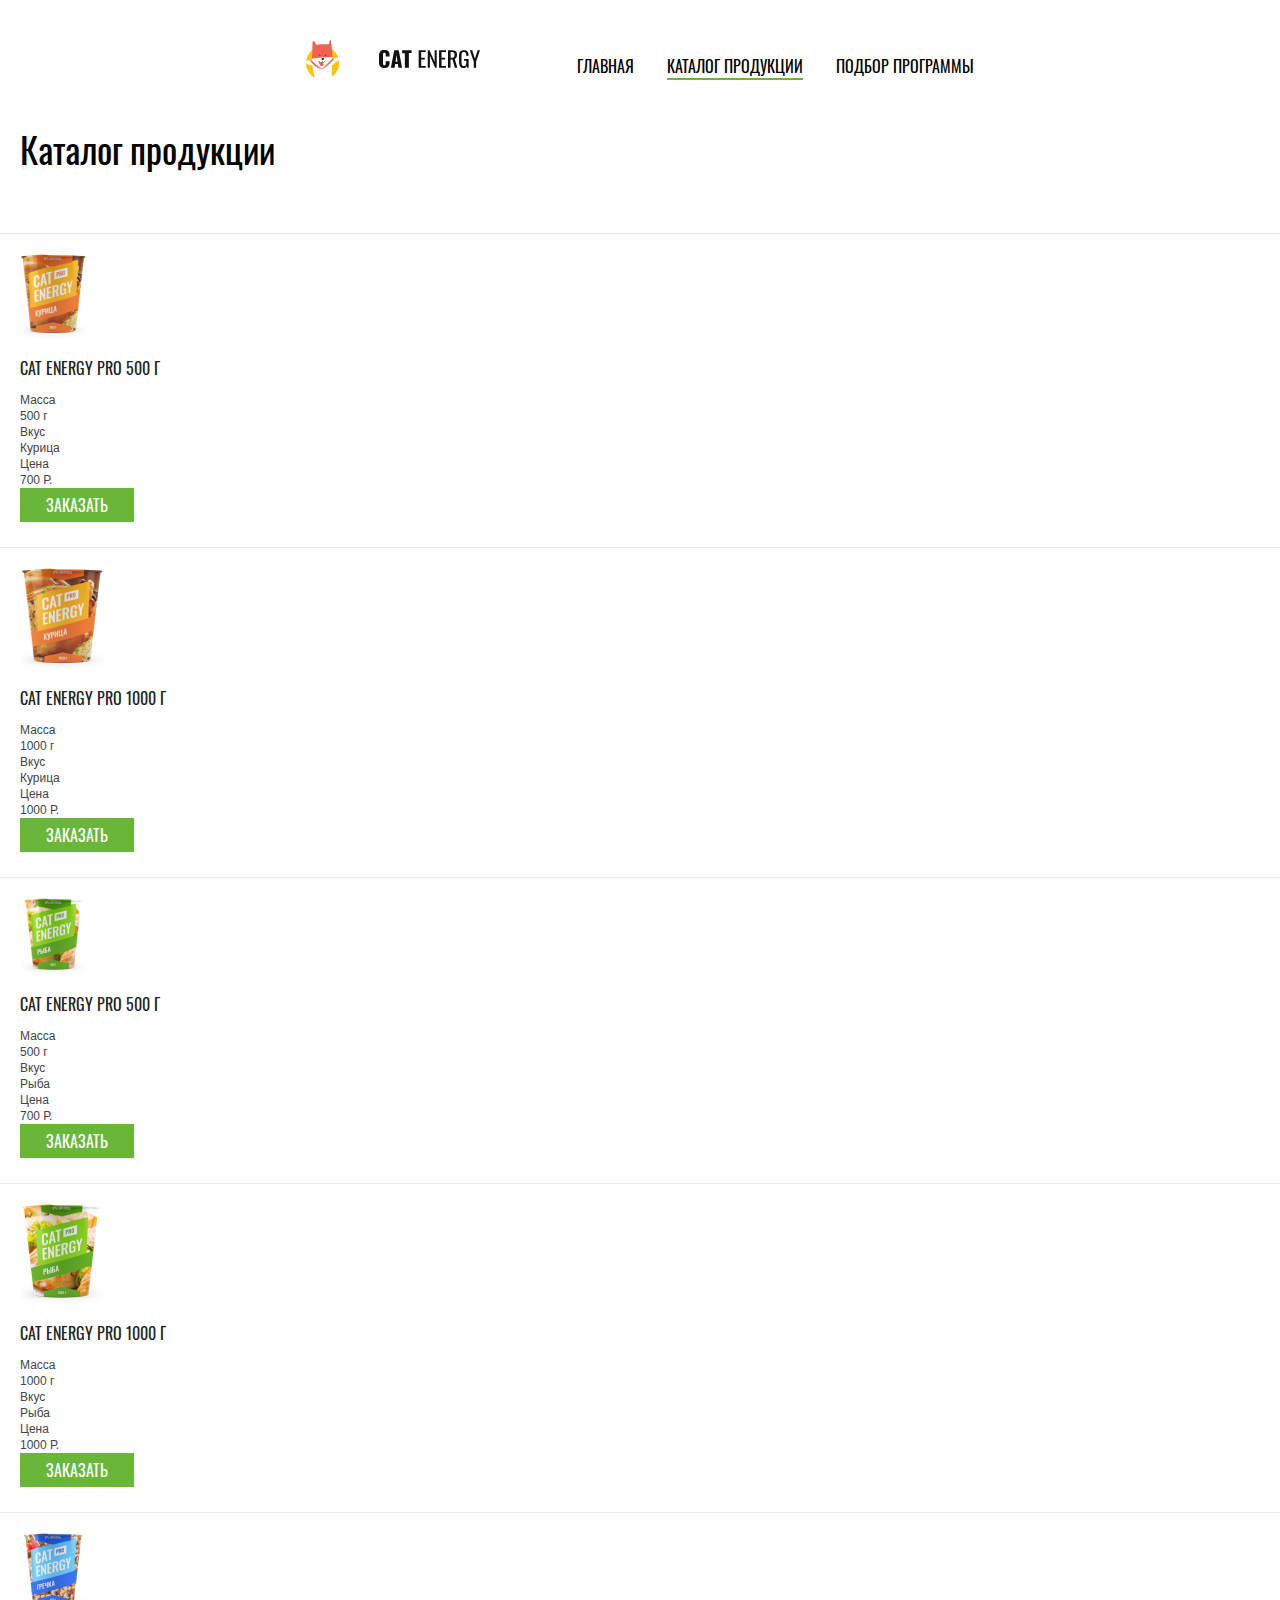
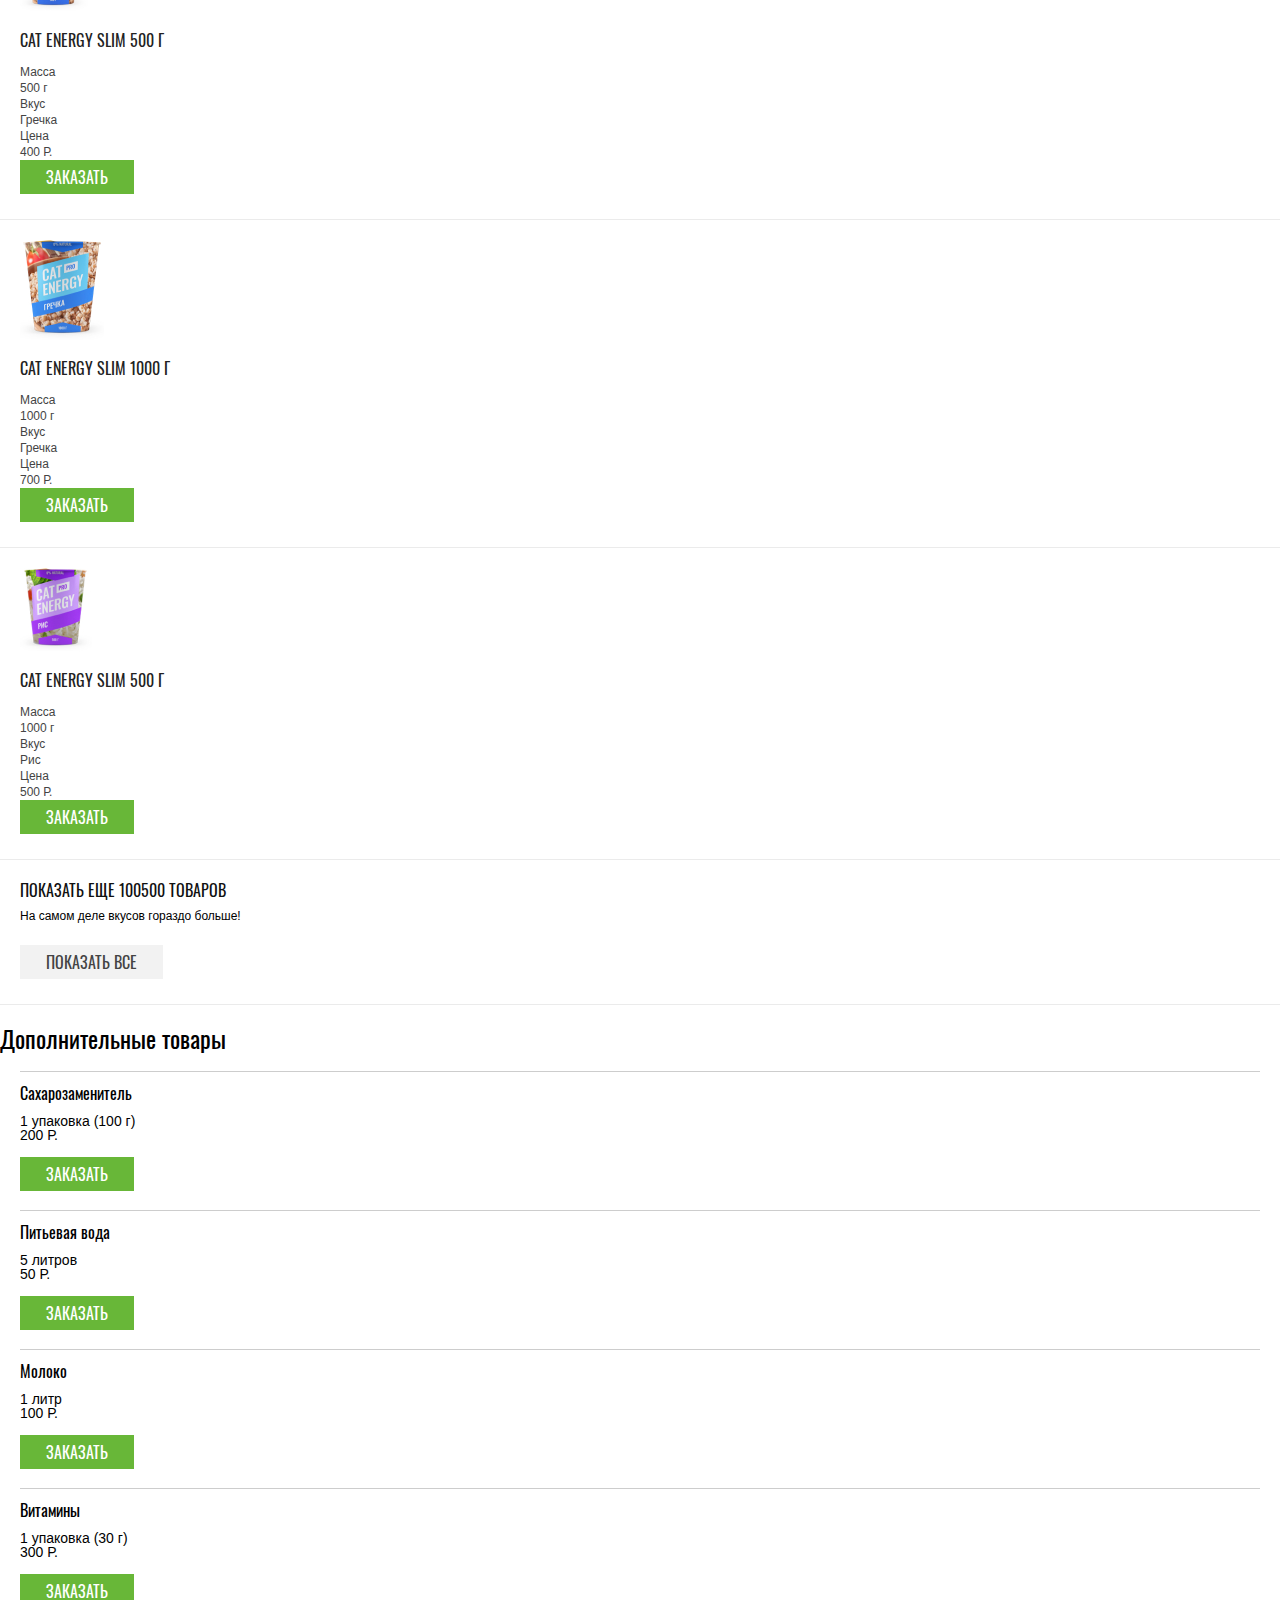
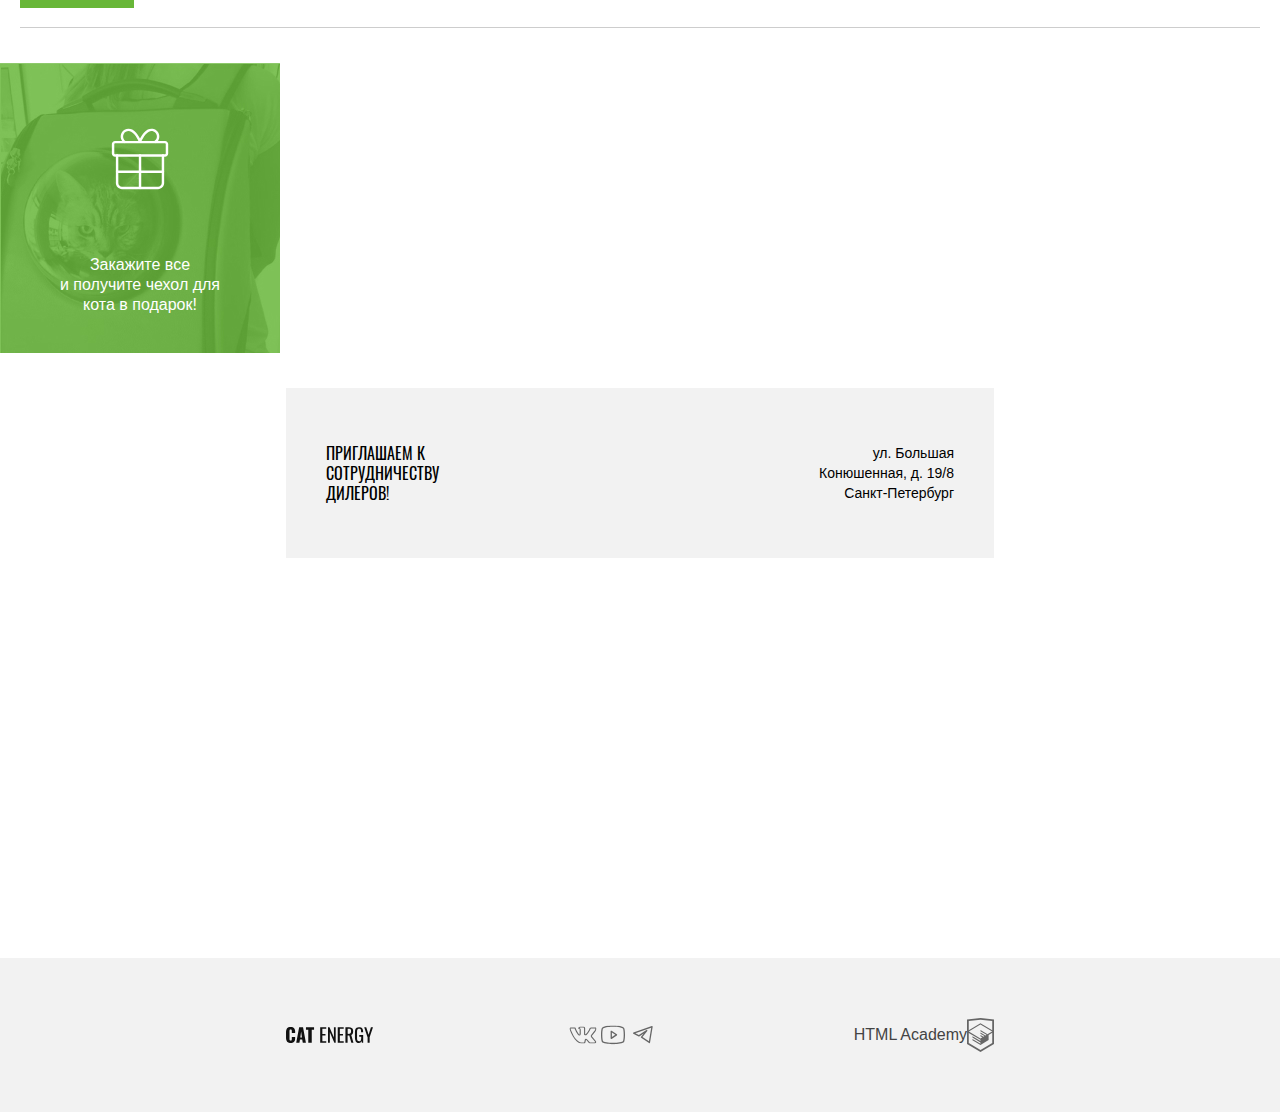
<file: 5/catalog.html>
<!DOCTYPE html>
<html class="page" lang="ru">
  <head>
    <meta charset="utf-8">
    <meta name="viewport" content="width=device-width, initial-scale=1">
    <title>HTML Academy: Кэт энерджи</title>
    <link rel="stylesheet" href="css/style.css">
    <base href="https://htmlacademy-adaptive.github.io/321977-cat-energy-25/5/">
</head>
  <body class="page__body">
    <header class="page-header">
      <div class="page-header__wrapper">
        <a class="page-header__logo">
          <img class="page-header__logo-image" src="img/logo-small.svg" width="34" height="38" alt="Логотип">
          <img class="page-header__logo-title" src="img/logo.svg" width="101" height="18" alt="Cat energy">
        </a>
        <nav class="main-nav">
          <button class="main-nav__toggle" type="button"><span class="visually-hidden">Открыть меню</span></button>
          <ul class="main-nav__list">
            <li class="main-nav__item">
              <a href="index.html">Главная</a>
            </li>
            <li class="main-nav__item  main-nav__item--active">
              <a>Каталог продукции</a>
            </li>
            <li class="main-nav__item">
              <a href="form.html">Подбор программы</a>
            </li>
          </ul>
        </nav>
      </div>
    </header>

    <main class="main">
      <h1 class="main__title title">Каталог продукции</h1>
      <ul class="catalog">
        <li class="catalog__item">
          <article class="product">
            <a class="product__image" href="">
              <img src="img/chicken-500-mobile.jpg" width="68" height="86" alt="">
            </a>
            <div class="product__description">
              <h2 class="product__title">Cat Energy PRO <span>500 г</span></h2>
              <dl class="product__specification">
                <dt>Масса</dt>
                <dd>500 г</dd>
                <dt>Вкус</dt>
                <dd>Курица</dd>
                <dt>Цена</dt>
                <dd>700 Р.</dd>
              </dl>
            </div>
            <a class="product__order-button button" href="">Заказать</a>
          </article>
        </li>
        <li class="catalog__item">
          <article class="product">
            <a class="product__image" href="">
              <img src="img/chicken-1000-mobile.jpg" width="84" height="101" alt="">
            </a>
            <div class="product__description">
              <h2 class="product__title">Cat Energy PRO <span>1000 г</span></h2>
              <dl class="product__specification">
                <dt>Масса</dt>
                <dd>1000 г</dd>
                <dt>Вкус</dt>
                <dd>Курица</dd>
                <dt>Цена</dt>
                <dd>1000 Р.</dd>
              </dl>
            </div>
            <a class="product__order-button button" href="">Заказать</a>
          </article>
        </li>
        <li class="catalog__item">
          <article class="product">
            <a class="product__image" href="">
              <img src="img/fish-500-mobile.jpg" width="68" height="78" alt="">
            </a>
            <div class="product__description">
              <h2 class="product__title">Cat Energy PRO <span>500 г</span></h2>
              <dl class="product__specification">
                <dt>Масса</dt>
                <dd>500 г</dd>
                <dt>Вкус</dt>
                <dd>Рыба</dd>
                <dt>Цена</dt>
                <dd>700 Р.</dd>
              </dl>
            </div>
            <a class="product__order-button button" href="">Заказать</a>
          </article>
        </li>
        <li class="catalog__item">
          <article class="product">
            <a class="product__image" href="">
              <img src="img/fish-1000-mobile.jpg" width="84" height="101" alt="">
            </a>
            <div class="product__description">
              <h2 class="product__title">Cat Energy PRO <span>1000 г</span></h2>
              <dl class="product__specification">
                <dt>Масса</dt>
                <dd>1000 г</dd>
                <dt>Вкус</dt>
                <dd>Рыба</dd>
                <dt>Цена</dt>
                <dd>1000 Р.</dd>
              </dl>
            </div>
            <a class="product__order-button button" href="">Заказать</a>
          </article>
        </li>
        <li class="catalog__item">
          <article class="product">
            <a class="product__image" href="">
              <img src="img/buckwheat-500-mobile.jpg" width="68" height="78" alt="">
            </a>
            <div class="product__description">
              <h2 class="product__title">Cat Energy slim <span>500 г</span></h2>
              <dl class="product__specification">
                <dt>Масса</dt>
                <dd>500 г</dd>
                <dt>Вкус</dt>
                <dd>Гречка</dd>
                <dt>Цена</dt>
                <dd>400 Р.</dd>
              </dl>
            </div>
            <a class="product__order-button button" href="">Заказать</a>
          </article>
        </li>
        <li class="catalog__item">
          <article class="product">
            <a class="product__image" href="">
              <img src="img/buckwheat-1000-mobile.jpg" width="84" height="100" alt="">
            </a>
            <div class="product__description">
              <h2 class="product__title">Cat Energy slim <span>1000 г</span></h2>
              <dl class="product__specification">
                <dt>Масса</dt>
                <dd>1000 г</dd>
                <dt>Вкус</dt>
                <dd>Гречка</dd>
                <dt>Цена</dt>
                <dd>700 Р.</dd>
              </dl>
            </div>
            <a class="product__order-button button" href="">Заказать</a>
          </article>
        </li>
        <li class="catalog__item">
          <article class="product">
            <a class="product__image" href="">
              <img src="img/rice-500-mobile.jpg" width="72" height="84" alt="">
            </a>
            <div class="product__description">
              <h2 class="product__title">Cat Energy slim <span>500 г</span></h2>
              <dl class="product__specification">
                <dt>Масса</dt>
                <dd>1000 г</dd>
                <dt>Вкус</dt>
                <dd>Рис</dd>
                <dt>Цена</dt>
                <dd>500 Р.</dd>
              </dl>
            </div>
            <a class="product__order-button button" href="">Заказать</a>
          </article>
        </li>
        <li class="catalog__item">
          <div class="more-products">
            <p class="more-products__title">Показать еще 100500 товаров</p>
            <p class="more-products__text">На самом деле вкусов гораздо больше!</p>
            <a class="more-products__link button button--secondary" href="">Показать все</a>
          </div>
        </li>
      </ul>

      <section class="additional-products">
        <h2 class="additional-products__title secondary-title">Дополнительные товары</h2>
        <ul class="additional-products__list">
          <li class="additional-products__item additional-product">
            <h3 class="additional-product__title">Сахарозаменитель</h3>
            <div class="additional-product__specification">
              <p class="additional-product__amount">1 упаковка (100 г)</p>
              <p class="additional-product__price">200 Р.</p>
            </div>
            <a class="additional-product__order button" href="">Заказать</a>
          </li>
          <li class="additional-products__item additional-product">
            <h3 class="additional-product__title">Питьевая вода</h3>
            <div class="additional-product__specification">
              <p class="additional-product__amount">5 литров</p>
              <p class="additional-product__price">50 Р.</p>
            </div>
            <a class="additional-product__order button" href="">Заказать</a>
          </li>
          <li class="additional-products__item additional-product">
            <h3 class="additional-product__title">Молоко</h3>
            <div class="additional-product__specification">
              <p class="additional-product__amount">1 литр</p>
              <p class="additional-product__price">100 Р.</p>
            </div>
            <a class="additional-product__order button" href="">Заказать</a>
          </li>
          <li class="additional-products__item additional-product">
            <h3 class="additional-product__title">Витамины</h3>
            <div class="additional-product__specification">
              <p class="additional-product__amount">1 упаковка (30 г)</p>
              <p class="additional-product__price">300 Р.</p>
            </div>
            <a class="additional-product__order button" href="">Заказать</a>
          </li>
        </ul>
        <div class="additional-products__promo promo">
          <img class="promo__icon" src="img/icon_gift.svg" width="78" height="80" alt="">
          <p class="promo__text">Закажите все <br>и получите чехол для <br>кота в подарок!</p>
        </div>
      </section>
    </main>

    <section class="contacts contacts--background">
      <h2 class="visually-hidden">Наши контакты</h2>
      <div class="contacts__info">
        <div class="contacts__title">Приглашаем к сотрудничеству дилеров!</div>
        <address class="contacts__address">
          ул. Большая<br>
          Конюшенная, д. 19/8<br>
          <span>Санкт-Петербург</span>
        </address>
      </div>
      <div class="contacts__map">
        <iframe src="https://www.google.com/maps/embed?pb=!1m18!1m12!1m3!1d3361.202856403712!2d30.32004027071827!3d59.93913382382301!2m3!1f0!2f0!3f0!3m2!1i1024!2i768!4f13.1!3m3!1m2!1s0x4696310fca145cc1%3A0x42b32648d8238007!2sBolshaya%20Konyushennaya%20St%2C%2019%2F8%2C%20Sankt-Peterburg%2C%20191186!5e0!3m2!1sen!2sru!4v1649592233134!5m2!1sen!2sru" width="600" height="450" style="border:0;" allowfullscreen="" loading="lazy" referrerpolicy="no-referrer-when-downgrade"></iframe>
      </div>
    </section>

    <footer class="page-footer">
      <div class="page-footer__wrapper">
        <a class="page-footer__logo">
          <img class="page-footer__logo-image" src="img/logo.svg" width="128" height="24" alt="Cat energy">
        </a>
        <div class="page-footer__socials">
          <div class="social-links">
            <a class="social-links__item social-link social-link--vk"  href="https://vk.com/htmlacademy">
              Мы в Вконтакте
              <svg width="27" height="17" fill="none" xmlns="http://www.w3.org/2000/svg"><path d="M0 2.339C0 1.484.515 1.023 1.545.956l3.97.025a.52.52 0 0 1 .533.377c.409 1.257.866 2.343 1.372 3.257.506.913 1.168 1.965 1.985 3.156.071.15.187.226.346.226.125 0 .222-.059.293-.176l.08-.277.027-4.35c0-.302-.075-.503-.226-.604-.151-.1-.431-.176-.84-.226-.32-.05-.48-.235-.48-.553 0-.067.01-.118.027-.151C9.005.57 10.072.025 11.83.025L13.322 0c.675 0 1.234.16 1.678.478.444.318.666.821.666 1.509v5.708c.125.084.24.126.347.126.266 0 .497-.15.692-.453 1.954-2.582 3.011-4.308 3.17-5.18 0-.017.019-.059.054-.126.125-.251.329-.47.613-.654.284-.184.533-.31.746-.377a.554.554 0 0 1 .24-.05h4.13l.266.025c.355 0 .63.16.826.478.07.1.12.21.146.327.027.117.045.234.054.352.009.117.013.184.013.2v.177c-.124.687-.44 1.42-.946 2.2-.506.78-1.15 1.622-1.931 2.528-.782.905-1.27 1.5-1.466 1.785-.16.201-.24.386-.24.554 0 .134.071.285.213.452l3.89 4.627c.213.269.32.562.32.88 0 .386-.16.705-.48.956-.32.252-.701.394-1.145.428l-.453.025h-4.05a.855.855 0 0 0-.106.012.862.862 0 0 1-.107.013c-.39 0-.755-.16-1.092-.478-.125-.134-.96-1.123-2.505-2.967a1.387 1.387 0 0 0-.373-.327c-.07.268-.164.654-.28 1.157-.115.503-.2.863-.253 1.081l-.08.428c-.177.586-.55.938-1.119 1.056l-.373.025h-2.61c-1.475 0-2.945-.637-4.41-1.911-1.466-1.275-2.784-2.922-3.957-4.942C2.238 8.102 1.146 5.75.133 3.068A1.916 1.916 0 0 1 0 2.338Zm16.013 6.513c-.373 0-.71-.096-1.013-.29-.302-.192-.453-.456-.453-.791V1.987c0-.336-.089-.575-.266-.717-.178-.143-.489-.214-.933-.214l-1.518.05c-.764 0-1.341.126-1.732.378.781.352 1.172.922 1.172 1.71V7.62a1.5 1.5 0 0 1-.533 1.043 1.59 1.59 0 0 1-1.066.415c-.532 0-.94-.243-1.225-.729C7.06 6.371 6.03 4.493 5.356 2.716l-.24-.654-3.544-.025c-.231 0-.36.013-.386.038-.027.025-.04.096-.04.213 0 .151.017.31.053.478l.56 1.409c1.491 3.638 3.112 6.505 4.862 8.6 1.75 2.096 3.468 3.144 5.155 3.144h2.665c.106 0 .186-.03.24-.088.053-.06.097-.172.133-.34l.053-.251.506-2.213c.142-.302.267-.503.373-.604a.975.975 0 0 1 .693-.277c.426 0 .861.243 1.305.73l2.265 2.716c.142.218.293.327.453.327h4.396c.533 0 .8-.126.8-.378a.466.466 0 0 0-.08-.251l-3.864-4.552c-.302-.352-.453-.73-.453-1.131 0-.403.142-.788.427-1.157.23-.336.679-.893 1.345-1.673a37.63 37.63 0 0 0 1.745-2.188c.498-.679.826-1.295.986-1.848l.08-.327a.371.371 0 0 1-.027-.163.574.574 0 0 0-.026-.189h-4.183c-.267.1-.48.252-.64.453l-.16.478c-.444 1.156-1.607 2.942-3.49 5.356a1.892 1.892 0 0 1-1.305.503Z" fill="#666"/></svg>
            </a>
            <a class="social-links__item social-link social-link--youtube"  href="https://www.youtube.com/user/htmlacademyru">
              Мы в Ютубе
              <svg width="24" height="19" fill="none" xmlns="http://www.w3.org/2000/svg"><path d="m15.85 8.793-5.236-3.491a.655.655 0 0 0-1.014.545v6.982a.655.655 0 0 0 1.014.546l5.237-3.491a.654.654 0 0 0 0-1.091Zm-4.94 2.814V7.07l3.403 2.27-3.404 2.268Zm12.48-8.563a2.4 2.4 0 0 0-1.452-1.637C18.218-.022 12.251 0 12 0c-.25 0-6.218-.022-9.938 1.407A2.4 2.4 0 0 0 .61 3.044C.327 4.113 0 6.076 0 9.338c0 3.262.327 5.226.61 6.295a2.4 2.4 0 0 0 1.452 1.636c3.72 1.43 9.687 1.407 9.938 1.407h.076c.753 0 6.317-.043 9.862-1.407a2.4 2.4 0 0 0 1.451-1.636c.284-1.07.611-3.033.611-6.295s-.327-5.225-.61-6.294Zm-1.266 12.261a1.09 1.09 0 0 1-.655.742c-3.49 1.342-9.404 1.32-9.469 1.32-.066 0-5.978.022-9.47-1.32a1.09 1.09 0 0 1-.654-.742c-.261-1.003-.567-2.847-.567-5.967 0-3.12.306-4.963.567-5.967a1.09 1.09 0 0 1 .655-.742C6.02 1.287 11.934 1.31 12 1.31c.066 0 5.978-.022 9.47 1.32a1.092 1.092 0 0 1 .654.742c.262 1.004.567 2.847.567 5.967 0 3.12-.305 4.964-.567 5.968Z" fill="#666"/></svg>
            </a>
            <a class="social-links__item social-link social-link--telegram"  href="https://t.me/htmlacademy">
              Мы в Телеграме
              <svg width="20" height="18" fill="none" xmlns="http://www.w3.org/2000/svg"><path fill-rule="evenodd" clip-rule="evenodd" d="M19.46.153c.18.15.265.382.227.611l-2.626 15.757a.657.657 0 0 1-1.012.439l-7.878-5.253a.656.656 0 0 1-.149-.956l2.611-3.263-4.36 2.906a.657.657 0 0 1-.658.041L.363 7.81a.657.657 0 0 1 .073-1.205L18.819.038a.657.657 0 0 1 .642.115ZM2.327 7.323 5.862 9.09l7.561-5.04a.656.656 0 0 1 .877.956l-4.805 6.006 6.438 4.292L18.208 1.65 2.326 7.323Z" fill="#666"/></svg>
            </a>
          </div>
        </div>
        <div class="page-footer__copyright">
          <a class="copyright" href="">
            <span class="copyright__text">HTML Academy</span>
            <svg width="27" height="34" fill="none" xmlns="http://www.w3.org/2000/svg"><path d="M13.643.016 13.5 0 0 1.407v24.606L13.5 34 27 26.013V1.407L13.643.016Zm11.591 25L13.5 31.956 1.766 25.015V14.93l11.685 6.916.02 1.253-8.017-4.743-.011 1.225 8.046 4.809.02 1.286-8.045-4.758-.01 1.226L13.5 26.95l8.124-4.833V16.91l3.62-2.15-.01 10.256Zm0-11.564-3.22 1.88-1.482.875-7.065-4.187-.011 1.225 6.04 3.573-.053.031-.13.076-.86.492-4.986-2.948-.011 1.225 3.936 2.328-.933.61-.021.012-2.971-1.742-.011 1.225 1.947 1.135-1.988 1.186-11.618-6.872 11.638-6.958 11.8 6.834Zm0-1.225L13.44 5.31 1.766 12.22V2.99L13.5 1.764 25.234 2.99v9.237Z" fill="#666"/></svg>
          </a>
        </div>
      </div>
    </footer>
  </body>
</html>
</file>
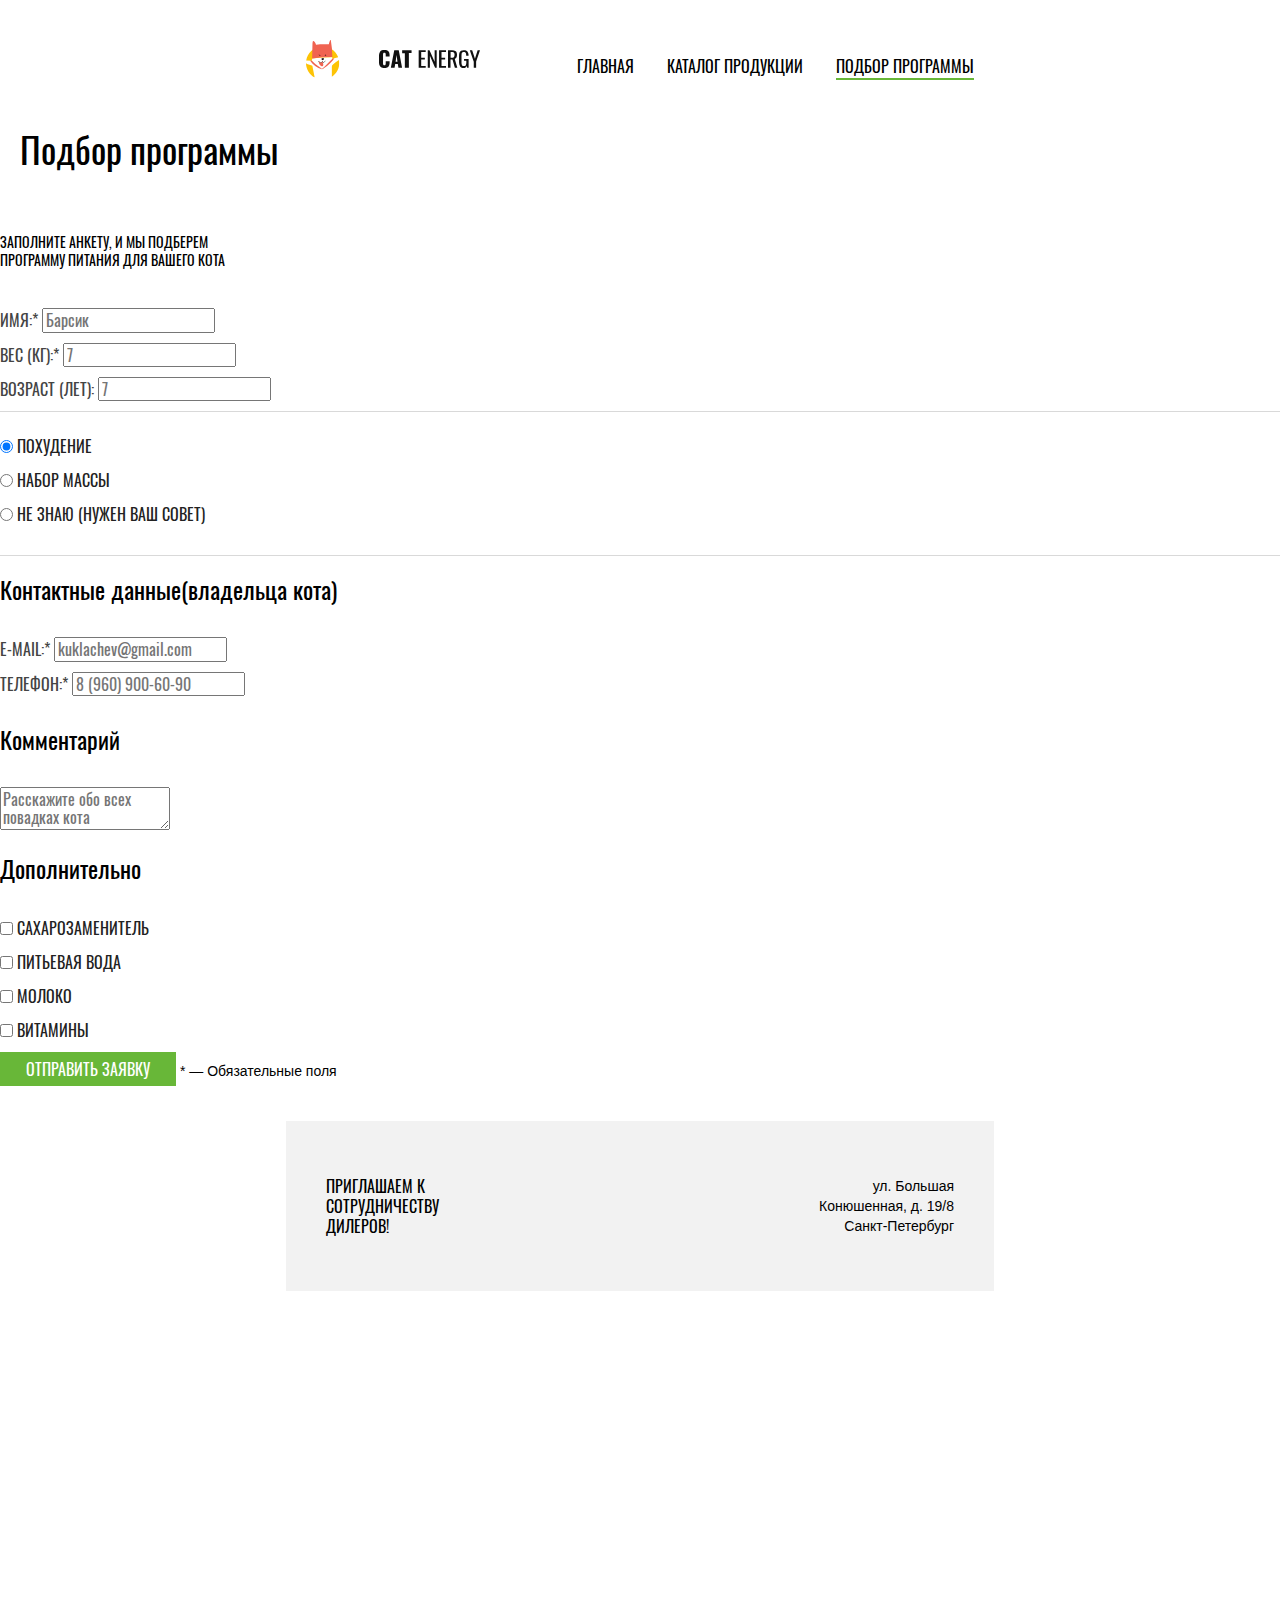
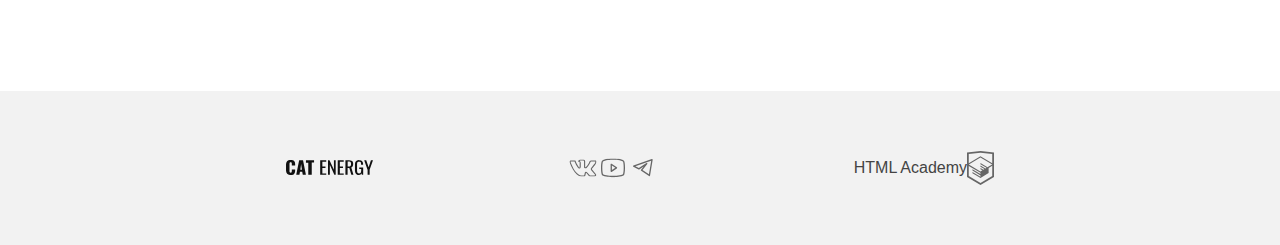
<file: 5/form.html>
<!DOCTYPE html>
<html class="page" lang="ru">
  <head>
    <meta charset="utf-8">
    <meta name="viewport" content="width=device-width, initial-scale=1">
    <title>HTML Academy: Кэт энерджи</title>
    <link rel="stylesheet" href="css/style.css">
    <base href="https://htmlacademy-adaptive.github.io/321977-cat-energy-25/5/">
</head>
  <body class="page__body">
    <header class="page-header">
      <div class="page-header__wrapper">
        <a class="page-header__logo">
          <img class="page-header__logo-image" src="img/logo-small.svg" width="34" height="38" alt="Логотип">
          <img class="page-header__logo-title" src="img/logo.svg" width="101" height="18" alt="Cat energy">
        </a>
        <nav class="main-nav">
          <button class="main-nav__toggle" type="button"><span class="visually-hidden">Открыть меню</span></button>
          <ul class="main-nav__list">
            <li class="main-nav__item">
              <a href="index.html">Главная</a>
            </li>
            <li class="main-nav__item">
              <a href="catalog.html">Каталог продукции</a>
            </li>
            <li class="main-nav__item  main-nav__item--active">
              <a>Подбор программы</a>
            </li>
          </ul>
        </nav>
      </div>
    </header>

    <main class="main">
      <h1 class="main__title title">Подбор программы</h1>

      <div class="main__form form">
        <form action="https://echo.htmlacademy.ru/" method="post">
          <p class="form__intro">Заполните анкету, и мы подберем <br>программу питания для вашего кота</p>
          <div class="form__two-columns">
            <fieldset class="form__fieldset">
              <div class="form__wrapper">
                <div class="form__field field-text">
                  <label for="customer-name">Имя:*</label>
                  <input name="customer-name" type="text" id="customer-name" placeholder="Барсик" required>
                </div>
                <div class="form__field field-text">
                  <label for="customer-weight">Вес (кг):*</label>
                  <input name="customer-weight" type="text" id="customer-weight" placeholder="7" required>
                </div>
                <div class="form__field field-text">
                  <label for="customer-age">Возраст (лет):</label>
                  <input name="customer-age" type="text" id="customer-age" placeholder="7">
                </div>
              </div>
            </fieldset>
            <div class="form__program-type">
              <div class="form__wrapper">
                <div class="form__field field-radio">
                  <input name="program-type" type="radio" value="weight-loss" id="weight-loss" checked>
                  <label for="weight-loss">Похудение</label>
                </div>
                <div class="form__field field-radio">
                  <input name="program-type" type="radio" value="weight-gain" id="weight-gain">
                  <label for="weight-gain">Набор массы</label>
                </div>
                <div class="form__field field-radio">
                  <input name="program-type" type="radio" value="weight-gain" id="weight-advice">
                  <label for="weight-advice">Не знаю (нужен ваш совет)</label>
                </div>
              </div>
            </div>
          </div>

          <h2 class="form__title secondary-title">Контактные данные(владельца кота)</h2>
          <fieldset class="form__fieldset">
            <div class="form__wrapper">
              <div class="form__field field-text field-text--email">
                <label for="customer-email">E-mail:*</label>
                <input name="customer-email" type="email" id="customer-email" placeholder="kuklachev@gmail.com" required>
              </div>
              <div class="form__field field-text field-text--phone">
                <label for="customer-phone">Телефон:*</label>
                <input name="customer-phone" type="tel" id="customer-phone" placeholder="8 (960) 900-60-90" required>
              </div>
            </div>
          </fieldset>
          <h2 class="form__title secondary-title">Комментарий</h2>
          <div class="form__fieldset">
            <div class="form__wrapper">
              <div class="form__field">
                <textarea class="field-textarea" name="comment" placeholder="Расскажите обо всех повадках кота"></textarea>
              </div>
            </div>
          </div>
          <h2 class="form__title secondary-title">Дополнительно</h2>
          <div class="form__fieldset">
            <div class="form__wrapper">
              <div class="form__field field-checkbox">
                <input name="sweetener" type="checkbox" id="sweetener">
                <label for="sweetener">Cахарозаменитель</label>
              </div>
              <div class="form__field field-checkbox">
                <input name="water" type="checkbox" id="water">
                <label for="water">Питьевая вода</label>
              </div>
              <div class="form__field field-checkbox">
                <input name="milk" type="checkbox" id="milk">
                <label for="milk">Молоко</label>
              </div>
              <div class="form__field field-checkbox">
                <input name="vitamins" type="checkbox" id="vitamins">
                <label for="vitamins">Витамины</label>
              </div>
            </div>
          </div>
          <div class="form__fieldset">
            <div class="form__wrapper">
              <button class="form__submit button">Отправить заявку</button>
              <small class="form__note">* — Обязательные поля</small>
            </div>
          </div>
        </form>
      </div>
    </main>

    <section class="contacts contacts--background">
      <h2 class="visually-hidden">Наши контакты</h2>
      <div class="contacts__info">
        <div class="contacts__title">Приглашаем к сотрудничеству дилеров!</div>
        <address class="contacts__address">
          ул. Большая<br>
          Конюшенная, д. 19/8<br>
          <span>Санкт-Петербург</span>
        </address>
      </div>
      <div class="contacts__map">
        <iframe src="https://www.google.com/maps/embed?pb=!1m18!1m12!1m3!1d3361.202856403712!2d30.32004027071827!3d59.93913382382301!2m3!1f0!2f0!3f0!3m2!1i1024!2i768!4f13.1!3m3!1m2!1s0x4696310fca145cc1%3A0x42b32648d8238007!2sBolshaya%20Konyushennaya%20St%2C%2019%2F8%2C%20Sankt-Peterburg%2C%20191186!5e0!3m2!1sen!2sru!4v1649592233134!5m2!1sen!2sru" width="600" height="450" style="border:0;" allowfullscreen="" loading="lazy" referrerpolicy="no-referrer-when-downgrade"></iframe>
      </div>
    </section>

    <footer class="page-footer">
      <div class="page-footer__wrapper">
        <a class="page-footer__logo">
          <img class="page-footer__logo-image" src="img/logo.svg" width="128" height="24" alt="Cat energy">
        </a>
        <div class="page-footer__socials">
          <div class="social-links">
            <a class="social-links__item social-link social-link--vk"  href="https://vk.com/htmlacademy">
              Мы в Вконтакте
              <svg width="27" height="17" fill="none" xmlns="http://www.w3.org/2000/svg"><path d="M0 2.339C0 1.484.515 1.023 1.545.956l3.97.025a.52.52 0 0 1 .533.377c.409 1.257.866 2.343 1.372 3.257.506.913 1.168 1.965 1.985 3.156.071.15.187.226.346.226.125 0 .222-.059.293-.176l.08-.277.027-4.35c0-.302-.075-.503-.226-.604-.151-.1-.431-.176-.84-.226-.32-.05-.48-.235-.48-.553 0-.067.01-.118.027-.151C9.005.57 10.072.025 11.83.025L13.322 0c.675 0 1.234.16 1.678.478.444.318.666.821.666 1.509v5.708c.125.084.24.126.347.126.266 0 .497-.15.692-.453 1.954-2.582 3.011-4.308 3.17-5.18 0-.017.019-.059.054-.126.125-.251.329-.47.613-.654.284-.184.533-.31.746-.377a.554.554 0 0 1 .24-.05h4.13l.266.025c.355 0 .63.16.826.478.07.1.12.21.146.327.027.117.045.234.054.352.009.117.013.184.013.2v.177c-.124.687-.44 1.42-.946 2.2-.506.78-1.15 1.622-1.931 2.528-.782.905-1.27 1.5-1.466 1.785-.16.201-.24.386-.24.554 0 .134.071.285.213.452l3.89 4.627c.213.269.32.562.32.88 0 .386-.16.705-.48.956-.32.252-.701.394-1.145.428l-.453.025h-4.05a.855.855 0 0 0-.106.012.862.862 0 0 1-.107.013c-.39 0-.755-.16-1.092-.478-.125-.134-.96-1.123-2.505-2.967a1.387 1.387 0 0 0-.373-.327c-.07.268-.164.654-.28 1.157-.115.503-.2.863-.253 1.081l-.08.428c-.177.586-.55.938-1.119 1.056l-.373.025h-2.61c-1.475 0-2.945-.637-4.41-1.911-1.466-1.275-2.784-2.922-3.957-4.942C2.238 8.102 1.146 5.75.133 3.068A1.916 1.916 0 0 1 0 2.338Zm16.013 6.513c-.373 0-.71-.096-1.013-.29-.302-.192-.453-.456-.453-.791V1.987c0-.336-.089-.575-.266-.717-.178-.143-.489-.214-.933-.214l-1.518.05c-.764 0-1.341.126-1.732.378.781.352 1.172.922 1.172 1.71V7.62a1.5 1.5 0 0 1-.533 1.043 1.59 1.59 0 0 1-1.066.415c-.532 0-.94-.243-1.225-.729C7.06 6.371 6.03 4.493 5.356 2.716l-.24-.654-3.544-.025c-.231 0-.36.013-.386.038-.027.025-.04.096-.04.213 0 .151.017.31.053.478l.56 1.409c1.491 3.638 3.112 6.505 4.862 8.6 1.75 2.096 3.468 3.144 5.155 3.144h2.665c.106 0 .186-.03.24-.088.053-.06.097-.172.133-.34l.053-.251.506-2.213c.142-.302.267-.503.373-.604a.975.975 0 0 1 .693-.277c.426 0 .861.243 1.305.73l2.265 2.716c.142.218.293.327.453.327h4.396c.533 0 .8-.126.8-.378a.466.466 0 0 0-.08-.251l-3.864-4.552c-.302-.352-.453-.73-.453-1.131 0-.403.142-.788.427-1.157.23-.336.679-.893 1.345-1.673a37.63 37.63 0 0 0 1.745-2.188c.498-.679.826-1.295.986-1.848l.08-.327a.371.371 0 0 1-.027-.163.574.574 0 0 0-.026-.189h-4.183c-.267.1-.48.252-.64.453l-.16.478c-.444 1.156-1.607 2.942-3.49 5.356a1.892 1.892 0 0 1-1.305.503Z" fill="#666"/></svg>
            </a>
            <a class="social-links__item social-link social-link--youtube"  href="https://www.youtube.com/user/htmlacademyru">
              Мы в Ютубе
              <svg width="24" height="19" fill="none" xmlns="http://www.w3.org/2000/svg"><path d="m15.85 8.793-5.236-3.491a.655.655 0 0 0-1.014.545v6.982a.655.655 0 0 0 1.014.546l5.237-3.491a.654.654 0 0 0 0-1.091Zm-4.94 2.814V7.07l3.403 2.27-3.404 2.268Zm12.48-8.563a2.4 2.4 0 0 0-1.452-1.637C18.218-.022 12.251 0 12 0c-.25 0-6.218-.022-9.938 1.407A2.4 2.4 0 0 0 .61 3.044C.327 4.113 0 6.076 0 9.338c0 3.262.327 5.226.61 6.295a2.4 2.4 0 0 0 1.452 1.636c3.72 1.43 9.687 1.407 9.938 1.407h.076c.753 0 6.317-.043 9.862-1.407a2.4 2.4 0 0 0 1.451-1.636c.284-1.07.611-3.033.611-6.295s-.327-5.225-.61-6.294Zm-1.266 12.261a1.09 1.09 0 0 1-.655.742c-3.49 1.342-9.404 1.32-9.469 1.32-.066 0-5.978.022-9.47-1.32a1.09 1.09 0 0 1-.654-.742c-.261-1.003-.567-2.847-.567-5.967 0-3.12.306-4.963.567-5.967a1.09 1.09 0 0 1 .655-.742C6.02 1.287 11.934 1.31 12 1.31c.066 0 5.978-.022 9.47 1.32a1.092 1.092 0 0 1 .654.742c.262 1.004.567 2.847.567 5.967 0 3.12-.305 4.964-.567 5.968Z" fill="#666"/></svg>
            </a>
            <a class="social-links__item social-link social-link--telegram"  href="https://t.me/htmlacademy">
              Мы в Телеграме
              <svg width="20" height="18" fill="none" xmlns="http://www.w3.org/2000/svg"><path fill-rule="evenodd" clip-rule="evenodd" d="M19.46.153c.18.15.265.382.227.611l-2.626 15.757a.657.657 0 0 1-1.012.439l-7.878-5.253a.656.656 0 0 1-.149-.956l2.611-3.263-4.36 2.906a.657.657 0 0 1-.658.041L.363 7.81a.657.657 0 0 1 .073-1.205L18.819.038a.657.657 0 0 1 .642.115ZM2.327 7.323 5.862 9.09l7.561-5.04a.656.656 0 0 1 .877.956l-4.805 6.006 6.438 4.292L18.208 1.65 2.326 7.323Z" fill="#666"/></svg>
            </a>
          </div>
        </div>
        <div class="page-footer__copyright">
          <a class="copyright" href="">
            <span class="copyright__text">HTML Academy</span>
            <svg width="27" height="34" fill="none" xmlns="http://www.w3.org/2000/svg"><path d="M13.643.016 13.5 0 0 1.407v24.606L13.5 34 27 26.013V1.407L13.643.016Zm11.591 25L13.5 31.956 1.766 25.015V14.93l11.685 6.916.02 1.253-8.017-4.743-.011 1.225 8.046 4.809.02 1.286-8.045-4.758-.01 1.226L13.5 26.95l8.124-4.833V16.91l3.62-2.15-.01 10.256Zm0-11.564-3.22 1.88-1.482.875-7.065-4.187-.011 1.225 6.04 3.573-.053.031-.13.076-.86.492-4.986-2.948-.011 1.225 3.936 2.328-.933.61-.021.012-2.971-1.742-.011 1.225 1.947 1.135-1.988 1.186-11.618-6.872 11.638-6.958 11.8 6.834Zm0-1.225L13.44 5.31 1.766 12.22V2.99L13.5 1.764 25.234 2.99v9.237Z" fill="#666"/></svg>
          </a>
        </div>
      </div>
    </footer>
  </body>
</html>
</file>
<file: 4/css/style.css>
/*! normalize.css v8.0.1 | MIT License | github.com/necolas/normalize.css */
/* Document
   ========================================================================== */
/**
 * 1. Correct the line height in all browsers.
 */
html {
  line-height: 1.15;
  /* 1 */
}

/* Sections
   ========================================================================== */
/**
 * Remove the margin in all browsers.
 */
body {
  margin: 0;
}

/**
 * Render the `main` element consistently in IE.
 */
main {
  display: block;
}

/**
 * Correct the font size and margin on `h1` elements within `section` and
 * `article` contexts in Chrome, Firefox, and Safari.
 */
h1 {
  font-size: 2em;
  margin: 0.67em 0;
}

/* Grouping content
   ========================================================================== */
/**
 * 1. Add the correct box sizing in Firefox.
 * 2. Show the overflow in Edge and IE.
 */
hr {
  box-sizing: content-box;
  /* 1 */
  height: 0;
  /* 1 */
  overflow: visible;
  /* 2 */
}

/**
 * 1. Correct the inheritance and scaling of font size in all browsers.
 * 2. Correct the odd `em` font sizing in all browsers.
 */
pre {
  font-family: monospace;
  /* 1 */
  font-size: 1em;
  /* 2 */
}

/* Text-level semantics
   ========================================================================== */
/**
 * Remove the gray background on active links in IE 10.
 */
a {
  background-color: transparent;
}

/**
 * 1. Remove the bottom border in Chrome 57-
 * 2. Add the correct text decoration in Chrome, Edge, IE, Opera, and Safari.
 */
abbr[title] {
  border-bottom: none;
  /* 1 */
  text-decoration: underline;
  /* 2 */
}

/**
 * Add the correct font weight in Chrome, Edge, and Safari.
 */
b,
strong {
  font-weight: bolder;
}

/**
 * 1. Correct the inheritance and scaling of font size in all browsers.
 * 2. Correct the odd `em` font sizing in all browsers.
 */
code,
kbd,
samp {
  font-family: monospace;
  /* 1 */
  font-size: 1em;
  /* 2 */
}

/**
 * Add the correct font size in all browsers.
 */
small {
  font-size: 80%;
}

/**
 * Prevent `sub` and `sup` elements from affecting the line height in
 * all browsers.
 */
sub,
sup {
  font-size: 75%;
  line-height: 0;
  position: relative;
  vertical-align: baseline;
}

sub {
  bottom: -0.25em;
}

sup {
  top: -0.5em;
}

/* Embedded content
   ========================================================================== */
/**
 * Remove the border on images inside links in IE 10.
 */
img {
  border-style: none;
}

/* Forms
   ========================================================================== */
/**
 * 1. Change the font styles in all browsers.
 * 2. Remove the margin in Firefox and Safari.
 */
button,
input,
optgroup,
select,
textarea {
  font-family: inherit;
  /* 1 */
  font-size: 100%;
  /* 1 */
  line-height: 1.15;
  /* 1 */
  margin: 0;
  /* 2 */
}

/**
 * Show the overflow in IE.
 * 1. Show the overflow in Edge.
 */
button,
input {
  /* 1 */
  overflow: visible;
}

/**
 * Remove the inheritance of text transform in Edge, Firefox, and IE.
 * 1. Remove the inheritance of text transform in Firefox.
 */
button,
select {
  /* 1 */
  text-transform: none;
}

/**
 * Remove the inner border and padding in Firefox.
 */
button::-moz-focus-inner,
[type=button]::-moz-focus-inner,
[type=reset]::-moz-focus-inner,
[type=submit]::-moz-focus-inner {
  border-style: none;
  padding: 0;
}

/**
 * Restore the focus styles unset by the previous rule.
 */
button:-moz-focusring,
[type=button]:-moz-focusring,
[type=reset]:-moz-focusring,
[type=submit]:-moz-focusring {
  outline: 1px dotted ButtonText;
}

/**
 * Correct the padding in Firefox.
 */
fieldset {
  padding: 0.35em 0.75em 0.63em;
}

/**
 * 1. Correct the text wrapping in Edge and IE.
 * 2. Correct the color inheritance from `fieldset` elements in IE.
 * 3. Remove the padding so developers are not caught out when they zero out
 *    `fieldset` elements in all browsers.
 */
legend {
  box-sizing: border-box;
  /* 1 */
  color: inherit;
  /* 2 */
  display: table;
  /* 1 */
  max-width: 100%;
  /* 1 */
  padding: 0;
  /* 3 */
  white-space: normal;
  /* 1 */
}

/**
 * Add the correct vertical alignment in Chrome, Firefox, and Opera.
 */
progress {
  vertical-align: baseline;
}

/**
 * Remove the default vertical scrollbar in IE 10+.
 */
textarea {
  overflow: auto;
}

/**
 * 1. Add the correct box sizing in IE 10.
 * 2. Remove the padding in IE 10.
 */
[type=checkbox],
[type=radio] {
  box-sizing: border-box;
  /* 1 */
  padding: 0;
  /* 2 */
}

/**
 * Correct the cursor style of increment and decrement buttons in Chrome.
 */
[type=number]::-webkit-inner-spin-button,
[type=number]::-webkit-outer-spin-button {
  height: auto;
}

/**
 * Correct the outline style in Safari.
 */
[type=search] {
  outline-offset: -2px;
}

/* Interactive
   ========================================================================== */
/*
 * Add the correct display in Edge, IE 10+, and Firefox.
 */
details {
  display: block;
}

/*
 * Add the correct display in all browsers.
 */
summary {
  display: list-item;
}

/* Misc
   ========================================================================== */
/**
 * Add the correct display in IE 10+.
 */
template {
  display: none;
}

/**
 * Add the correct display in IE 10.
 */
[hidden] {
  display: none;
}

@font-face {
  font-family: "Oswald";
  src: url("../fonts/oswaldmedium.woff2") format("woff2"), url("../fonts/oswaldmedium.woff") format("woff");
  font-weight: 500;
  font-style: normal;
}
@font-face {
  font-family: "Oswald";
  src: url("../fonts/oswaldregular.woff2") format("woff2"), url("../fonts/oswaldregular.woff") format("woff");
  font-weight: 400;
  font-style: normal;
}
*,
*::before,
*::after {
  box-sizing: inherit;
}

img {
  max-width: 100%;
  height: auto;
  border: 0;
}

.additional-product {
  border-bottom: 1px solid #cdcdcd;
  padding-top: 13px;
  padding-bottom: 19px;
}

.additional-product__title {
  margin: 0 0 13px;
  font: 400 16px/1 "Oswald", "Arial", sans-serif;
}

.additional-product__specification {
  margin-bottom: 15px;
  font: 400 14px/1 "Arial", sans-serif;
}

.additional-product__amount {
  margin: 0;
}

.additional-product__price {
  margin: 0;
}

.additional-products {
  padding-bottom: 35px;
}

.additional-products__list {
  padding: 0 20px;
  margin: 0 0 35px;
  list-style: none;
}

.additional-products__item:first-child {
  border-top: 1px solid #cdcdcd;
}

.advantages__title {
  margin: 0 0 40px;
}

.advantages__list {
  list-style: none;
  margin: 0;
  padding: 0;
}

.advantages__item {
  display: flex;
  margin-bottom: 20px;
}
.advantages__item:last-child {
  margin-bottom: 0;
}
.advantages__item::before {
  content: "";
  display: block;
  flex-shrink: 0;
  width: 60px;
  height: 60px;
  background-color: #68b738;
  background-position: center;
  background-repeat: no-repeat;
  margin-right: 20px;
}
.advantages__item--healthy::before {
  background-image: url("../img/leaf.svg");
  background-size: 26px 28px;
}
.advantages__item--powder::before {
  background-image: url("../img/powder.svg");
  background-size: 30px 31px;
}
.advantages__item--meal::before {
  background-image: url("../img/cutlery.svg");
  background-size: 26px 30px;
}
.advantages__item--time::before {
  background-image: url("../img/scale.svg");
  background-size: 25px 30px;
}

.advantages__text {
  font: 400 14px/18px "Arial", sans-serif;
  color: #444444;
  margin: 0;
}

.button {
  display: inline-block;
  padding: 7px 26px;
  font-size: 16px;
  line-height: 20px;
  text-transform: uppercase;
  text-decoration: none;
  color: #ffffff;
  background-color: #68b738;
  border: none;
}
.button:hover {
  background-color: #5eaa2f;
}
.button:active {
  color: rgba(255, 255, 255, 0.3);
}
.button--secondary {
  background-color: #f2f2f2;
  color: #444444;
}
.button--secondary:hover {
  background-color: #ebebeb;
}
.button--secondary:active {
  color: rgba(68, 68, 68, 0.3);
}

.catalog {
  margin: 0;
  padding: 0;
  list-style: none;
  border-top: 1px solid #ebebeb;
}

.catalog__item {
  padding: 20px 20px 25px;
  border-bottom: 1px solid #ebebeb;
}

.categories__item {
  margin-bottom: 20px;
}
.categories__item:last-child {
  margin-bottom: 0;
}

.category {
  background-color: #f2f2f2;
  padding: 20px;
}

.category__title {
  font-size: 24px;
  font-weight: 400;
  text-transform: uppercase;
  color: #000000;
  margin-bottom: 22px;
}

.category__description {
  font: 400 14px/18px "Arial", sans-serif;
  color: #444444;
  padding-bottom: 23px;
  border-bottom: 1px solid #d9d9d9;
}

.category__link {
  color: #000000;
  text-decoration: none;
  text-transform: uppercase;
  font: 400 16px/1 "Oswald", "Arial", sans-serif;
}
.category__link:active {
  opacity: 0.3;
}

.comparison__button {
  border: none;
  font: 400 16px/20px "Oswald", "Arial", sans-serif;
  text-transform: uppercase;
  cursor: pointer;
  background: transparent;
}

.contacts--background .contacts__info {
  background-color: #f2f2f2;
}

.contacts__info {
  padding: 26px 20px;
}

.contacts__title {
  font: 400 16px/20px "Oswald", "Arial", sans-serif;
  text-transform: uppercase;
}

.contacts__address {
  font: 400 14px/20px "Arial", sans-serif;
}

.copyright {
  font: 16px/18px "Arial", sans-serif;
  color: #444444;
  text-decoration: none;
  display: flex;
  align-items: center;
}

.example {
  background-color: #eaeaea;
  padding: 25px 20px 40px;
}

.example__info {
  margin-bottom: 40px;
}

.example__title {
  margin: 0 0 40px;
}

.example__text {
  margin-bottom: 20px;
  font: 400 14px/18px "Arial", sans-serif;
  color: #444444;
}

.example__list {
  margin: 0;
  padding: 0;
  list-style: none;
}

.example__total {
  font: 400 14px/20px "Oswald", "Arial", sans-serif;
  text-transform: uppercase;
}

.example-info__value {
  margin: 0;
  font: 400 24px/1 "Oswald", "Arial", sans-serif;
}

.example-info__description {
  margin: 0;
  font: 400 12px/1 "Arial", sans-serif;
  color: #444444;
}

.field-checkbox label {
  font: 400 16px/18px "Oswald", "Arial", sans-serif;
  color: #222222;
  text-transform: uppercase;
}

.field-radio label {
  font: 400 16px/18px "Oswald", "Arial", sans-serif;
  color: #222222;
  text-transform: uppercase;
}

.field-text label {
  font: 400 16px/18px "Oswald", "Arial", sans-serif;
  color: #444444;
  text-transform: uppercase;
}

.form__intro {
  font: 400 14px/18px "Oswald", "Arial", sans-serif;
  margin-bottom: 39px;
  text-transform: uppercase;
}

.form__fieldset {
  margin: 0;
  padding: 0;
  border: none;
}

.form__field {
  margin-bottom: 10px;
}

.form__program-type {
  padding-top: 22px;
  padding-bottom: 19px;
  border-top: 1px solid #d9d9d9;
  border-bottom: 1px solid #d9d9d9;
}

.form__title {
  margin-bottom: 35px;
}

.form__note {
  font: 400 14px/16px "Arial", sans-serif;
}

.main__intro {
  margin-bottom: 20px;
}

.main__advantages {
  margin-bottom: 50px;
}

.main__categories {
  margin-bottom: 20px;
}

.main__title {
  padding: 27px 20px 40px;
  line-height: 1;
}

.main__form {
  margin-bottom: 35px;
}

.main-nav__list {
  font-weight: 400;
  list-style: none;
}

.main-nav__item {
  text-transform: uppercase;
}

.main-nav__item a {
  text-decoration: none;
  color: #000000;
}
.main-nav__item a:hover {
  opacity: 0.6;
}
.main-nav__item a:active {
  opacity: 0.3;
}

.main-nav__item--active a {
  border-bottom: 2px solid #68b738;
}

.more-products__title {
  margin: 0 0 8px;
  font: 400 16px/20px "Oswald", "Arial", sans-serif;
  text-transform: uppercase;
  color: #111111;
}

.more-products__text {
  margin: 0 0 21px;
  font: 400 12px/16px "Arial", sans-serif;
}

.page {
  margin: 0;
  font-family: "Oswald", "Arial", sans-serif;
  font-weight: 400;
  line-height: 1.5;
  box-sizing: border-box;
  min-width: 320px;
  min-height: 100%;
}

.page__body {
  min-height: 100%;
}

.page-footer {
  background-color: #f2f2f2;
}

.page-intro {
  position: relative;
  padding-top: 28px;
  text-align: center;
  width: 320px;
  line-height: 1;
}
.page-intro::before {
  content: "";
  background: #68b738 url("../img/index-intro.jpg") no-repeat center bottom;
  position: absolute;
  width: 320px;
  height: 302px;
  left: 0;
  top: 0;
  z-index: -1;
  display: block;
}

.page-intro__title {
  color: #ffffff;
  font-size: 36px;
  font-weight: 400;
}

.page-intro__subtitle {
  color: #ffffff;
  font-size: 14px;
  font-weight: 400;
}

.page-intro__button {
  font-size: 14px;
  line-height: 18px;
}

.product__title {
  font: 400 16px/20px "Oswald", "Arial", sans-serif;
  margin-bottom: 14px;
  text-transform: uppercase;
  color: #222222;
}

.product__specification {
  margin: 0;
  font: 400 12px/16px "Arial", sans-serif;
  color: #444444;
}
.product__specification dd {
  margin: 0;
}

.page-intro__button {
  margin-top: 13px;
}

.promo {
  width: 280px;
  min-height: 290px;
  background: #68b738 url("../img/promo-bg.jpg") no-repeat center;
  background-size: cover;
  text-align: center;
}

.promo__icon {
  margin-top: 59px;
  margin-bottom: 48px;
}

.promo__text {
  margin: 0;
  font: 400 16px/20px "Arial", sans-serif;
  color: #ffffff;
}

.secondary-title {
  font: 400 24px/26px "Oswald", "Arial", sans-serif;
}

.social-link {
  position: relative;
  width: 30px;
  height: 30px;
  overflow: hidden;
  white-space: nowrap;
  text-indent: 100%;
}
.social-link svg {
  position: absolute;
  top: 50%;
  left: 50%;
  display: block;
  transform: translate(-50%, -50%);
}

.social-links {
  display: flex;
}

.title {
  font: 400 36px/40px "Oswald", "Arial", sans-serif;
  color: #000000;
}

.visually-hidden {
  position: absolute;
  width: 1px;
  height: 1px;
  margin: -1px;
  border: 0;
  padding: 0;
  clip: rect(0 0 0 0);
  overflow: hidden;
}
/*# sourceMappingURL=style.css.map */
</file>
<file: 5/css/style.css>
/*! normalize.css v8.0.1 | MIT License | github.com/necolas/normalize.css */
/* Document
   ========================================================================== */
/**
 * 1. Correct the line height in all browsers.
 */
html {
  line-height: 1.15;
  /* 1 */
}

/* Sections
   ========================================================================== */
/**
 * Remove the margin in all browsers.
 */
body {
  margin: 0;
}

/**
 * Render the `main` element consistently in IE.
 */
main {
  display: block;
}

/**
 * Correct the font size and margin on `h1` elements within `section` and
 * `article` contexts in Chrome, Firefox, and Safari.
 */
h1 {
  font-size: 2em;
  margin: 0.67em 0;
}

/* Grouping content
   ========================================================================== */
/**
 * 1. Add the correct box sizing in Firefox.
 * 2. Show the overflow in Edge and IE.
 */
hr {
  box-sizing: content-box;
  /* 1 */
  height: 0;
  /* 1 */
  overflow: visible;
  /* 2 */
}

/**
 * 1. Correct the inheritance and scaling of font size in all browsers.
 * 2. Correct the odd `em` font sizing in all browsers.
 */
pre {
  font-family: monospace;
  /* 1 */
  font-size: 1em;
  /* 2 */
}

/* Text-level semantics
   ========================================================================== */
/**
 * Remove the gray background on active links in IE 10.
 */
a {
  background-color: transparent;
}

/**
 * 1. Remove the bottom border in Chrome 57-
 * 2. Add the correct text decoration in Chrome, Edge, IE, Opera, and Safari.
 */
abbr[title] {
  border-bottom: none;
  /* 1 */
  text-decoration: underline;
  /* 2 */
}

/**
 * Add the correct font weight in Chrome, Edge, and Safari.
 */
b,
strong {
  font-weight: bolder;
}

/**
 * 1. Correct the inheritance and scaling of font size in all browsers.
 * 2. Correct the odd `em` font sizing in all browsers.
 */
code,
kbd,
samp {
  font-family: monospace;
  /* 1 */
  font-size: 1em;
  /* 2 */
}

/**
 * Add the correct font size in all browsers.
 */
small {
  font-size: 80%;
}

/**
 * Prevent `sub` and `sup` elements from affecting the line height in
 * all browsers.
 */
sub,
sup {
  font-size: 75%;
  line-height: 0;
  position: relative;
  vertical-align: baseline;
}

sub {
  bottom: -0.25em;
}

sup {
  top: -0.5em;
}

/* Embedded content
   ========================================================================== */
/**
 * Remove the border on images inside links in IE 10.
 */
img {
  border-style: none;
}

/* Forms
   ========================================================================== */
/**
 * 1. Change the font styles in all browsers.
 * 2. Remove the margin in Firefox and Safari.
 */
button,
input,
optgroup,
select,
textarea {
  font-family: inherit;
  /* 1 */
  font-size: 100%;
  /* 1 */
  line-height: 1.15;
  /* 1 */
  margin: 0;
  /* 2 */
}

/**
 * Show the overflow in IE.
 * 1. Show the overflow in Edge.
 */
button,
input {
  /* 1 */
  overflow: visible;
}

/**
 * Remove the inheritance of text transform in Edge, Firefox, and IE.
 * 1. Remove the inheritance of text transform in Firefox.
 */
button,
select {
  /* 1 */
  text-transform: none;
}

/**
 * Remove the inner border and padding in Firefox.
 */
button::-moz-focus-inner,
[type=button]::-moz-focus-inner,
[type=reset]::-moz-focus-inner,
[type=submit]::-moz-focus-inner {
  border-style: none;
  padding: 0;
}

/**
 * Restore the focus styles unset by the previous rule.
 */
button:-moz-focusring,
[type=button]:-moz-focusring,
[type=reset]:-moz-focusring,
[type=submit]:-moz-focusring {
  outline: 1px dotted ButtonText;
}

/**
 * Correct the padding in Firefox.
 */
fieldset {
  padding: 0.35em 0.75em 0.63em;
}

/**
 * 1. Correct the text wrapping in Edge and IE.
 * 2. Correct the color inheritance from `fieldset` elements in IE.
 * 3. Remove the padding so developers are not caught out when they zero out
 *    `fieldset` elements in all browsers.
 */
legend {
  box-sizing: border-box;
  /* 1 */
  color: inherit;
  /* 2 */
  display: table;
  /* 1 */
  max-width: 100%;
  /* 1 */
  padding: 0;
  /* 3 */
  white-space: normal;
  /* 1 */
}

/**
 * Add the correct vertical alignment in Chrome, Firefox, and Opera.
 */
progress {
  vertical-align: baseline;
}

/**
 * Remove the default vertical scrollbar in IE 10+.
 */
textarea {
  overflow: auto;
}

/**
 * 1. Add the correct box sizing in IE 10.
 * 2. Remove the padding in IE 10.
 */
[type=checkbox],
[type=radio] {
  box-sizing: border-box;
  /* 1 */
  padding: 0;
  /* 2 */
}

/**
 * Correct the cursor style of increment and decrement buttons in Chrome.
 */
[type=number]::-webkit-inner-spin-button,
[type=number]::-webkit-outer-spin-button {
  height: auto;
}

/**
 * Correct the outline style in Safari.
 */
[type=search] {
  outline-offset: -2px;
}

/* Interactive
   ========================================================================== */
/*
 * Add the correct display in Edge, IE 10+, and Firefox.
 */
details {
  display: block;
}

/*
 * Add the correct display in all browsers.
 */
summary {
  display: list-item;
}

/* Misc
   ========================================================================== */
/**
 * Add the correct display in IE 10+.
 */
template {
  display: none;
}

/**
 * Add the correct display in IE 10.
 */
[hidden] {
  display: none;
}

@font-face {
  font-family: "Oswald";
  src: url("../fonts/oswaldmedium.woff2") format("woff2"), url("../fonts/oswaldmedium.woff") format("woff");
  font-weight: 500;
  font-style: normal;
}
@font-face {
  font-family: "Oswald";
  src: url("../fonts/oswaldregular.woff2") format("woff2"), url("../fonts/oswaldregular.woff") format("woff");
  font-weight: 400;
  font-style: normal;
}
*,
*::before,
*::after {
  box-sizing: inherit;
}

img {
  max-width: 100%;
  height: auto;
  border: 0;
}

.additional-product {
  border-bottom: 1px solid #cdcdcd;
  padding-top: 13px;
  padding-bottom: 19px;
}

.additional-product__title {
  margin: 0 0 13px;
  font: 400 16px/1 "Oswald", "Arial", sans-serif;
}

.additional-product__specification {
  margin-bottom: 15px;
  font: 400 14px/1 "Arial", sans-serif;
}

.additional-product__amount {
  margin: 0;
}

.additional-product__price {
  margin: 0;
}

.additional-products {
  padding-bottom: 35px;
}

.additional-products__list {
  padding: 0 20px;
  margin: 0 0 35px;
  list-style: none;
}

.additional-products__item:first-child {
  border-top: 1px solid #cdcdcd;
}

.advantages__wrapper {
  width: 320px;
  padding: 0 20px 0;
  margin: 0 auto;
}

.advantages__title {
  margin: 0 0 40px;
}

.advantages__list {
  list-style: none;
  margin: 0;
  padding: 0;
}

.advantages__item {
  display: flex;
  margin-bottom: 20px;
}
.advantages__item:last-child {
  margin-bottom: 0;
}
.advantages__item::before {
  content: "";
  display: block;
  flex-shrink: 0;
  width: 60px;
  height: 60px;
  background-color: #68b738;
  background-position: center;
  background-repeat: no-repeat;
  margin-right: 20px;
}
.advantages__item--healthy::before {
  background-image: url("../img/leaf.svg");
  background-size: 26px 28px;
}
.advantages__item--powder::before {
  background-image: url("../img/powder.svg");
  background-size: 30px 31px;
}
.advantages__item--meal::before {
  background-image: url("../img/cutlery.svg");
  background-size: 26px 30px;
}
.advantages__item--time::before {
  background-image: url("../img/scale.svg");
  background-size: 25px 30px;
}

.advantages__text {
  font: 400 14px/18px "Arial", sans-serif;
  color: #444444;
  margin: 0;
}

@media (min-width: 768px) {
  .advantages__wrapper {
    width: 708px;
  }

  .advantages__list {
    display: grid;
    grid-template-columns: 250px 250px;
    justify-content: space-between;
    grid-row-gap: 37px;
  }

  .advantages__item {
    width: 250px;
    flex-direction: column;
  }
  .advantages__item::before {
    margin-right: 0;
    margin-bottom: 30px;
  }
}
@media (min-width: 1440px) {
  .advantages__wrapper {
    width: 1220px;
  }

  .advantages__list {
    grid-template-columns: 250px 250px 250px 250px;
  }
}
.button {
  display: inline-block;
  padding: 7px 26px;
  font-size: 16px;
  line-height: 20px;
  text-transform: uppercase;
  text-decoration: none;
  color: #ffffff;
  background-color: #68b738;
  border: none;
}
.button:hover {
  background-color: #5eaa2f;
}
.button:active {
  color: rgba(255, 255, 255, 0.3);
}
.button--secondary {
  background-color: #f2f2f2;
  color: #444444;
}
.button--secondary:hover {
  background-color: #ebebeb;
}
.button--secondary:active {
  color: rgba(68, 68, 68, 0.3);
}

.catalog {
  margin: 0;
  padding: 0;
  list-style: none;
  border-top: 1px solid #ebebeb;
}

.catalog__item {
  padding: 20px 20px 25px;
  border-bottom: 1px solid #ebebeb;
}

.categories__wrapper {
  width: 320px;
  padding: 0 20px 0;
  margin: 0 auto;
}

.categories__item {
  margin-bottom: 20px;
}
.categories__item:last-child {
  margin-bottom: 0;
}

@media (min-width: 768px) {
  .categories__wrapper {
    width: 708px;
  }
}
@media (min-width: 1440px) {
  .categories__wrapper {
    width: 1220px;
    justify-content: space-between;
    margin-left: auto;
    margin-right: auto;
    display: flex;
  }

  .categories__item {
    width: 570px;
    margin-bottom: 0;
  }
}
.category {
  position: relative;
  background-color: #f2f2f2;
  padding: 30px 20px 20px;
}
.category img {
  position: absolute;
}

.category--slim img {
  top: 21px;
  left: 22px;
}

.category--pro img {
  top: 24px;
  left: 13px;
}

.category__title {
  font-size: 24px;
  font-weight: 400;
  text-transform: uppercase;
  color: #000000;
  margin: 0;
  padding-left: 70px;
}

.category__description {
  font: 400 14px/18px "Arial", sans-serif;
  color: #444444;
  padding-bottom: 23px;
  border-bottom: 1px solid #d9d9d9;
  margin: 0;
  padding-top: 20px;
}

.category__link {
  color: #000000;
  text-decoration: none;
  text-transform: uppercase;
  font: 400 16px/1 "Oswald", "Arial", sans-serif;
}
.category__link:active {
  opacity: 0.3;
}

@media (min-width: 768px) {
  .category {
    padding: 77px 316px 57px 52px;
  }
  .category img {
    left: auto;
    top: 50%;
    transform: translateY(-50%);
  }

  .category--slim img {
    width: 200px;
    height: 211px;
    right: 62px;
  }

  .category--pro img {
    width: 268px;
    height: 212px;
    right: 28px;
  }

  .category__description {
    padding-bottom: 50px;
    border-bottom: none;
  }

  .category__title {
    padding-left: 0;
  }
}
@media (min-width: 1440px) {
  .category {
    padding: 77px 50px 50px;
  }
  .category img {
    transform: none;
    right: auto;
  }

  .category--slim img {
    width: 100px;
    height: 106px;
    left: 52px;
    top: 41px;
  }

  .category--pro img {
    width: 134px;
    height: 100px;
    left: 33px;
    top: 47px;
  }

  .category__title {
    padding-left: 162px;
    padding-bottom: 73px;
  }

  .category__description {
    padding-bottom: 27px;
  }
}
.comparison__button {
  border: none;
  font: 400 16px/20px "Oswald", "Arial", sans-serif;
  text-transform: uppercase;
  cursor: pointer;
  background: transparent;
}

.comparison__image--after {
  display: none;
}

.contacts--background .contacts__info {
  background-color: #f2f2f2;
}

.contacts__info {
  width: 320px;
  margin: 0 auto;
  display: flex;
  justify-content: space-between;
  padding: 26px 20px;
}

.contacts__title {
  font: 400 16px/20px "Oswald", "Arial", sans-serif;
  text-transform: uppercase;
  width: 140px;
}

.contacts__address {
  font: 400 14px/20px "Arial", sans-serif;
}

.contacts__map iframe {
  width: 100%;
  display: block;
}

@media (min-width: 768px) {
  .contacts__info {
    width: 708px;
    padding: 55px 40px;
  }

  .contacts__address {
    text-align: right;
  }

  .contacts__map iframe {
    height: 400px;
  }
}
@media (min-width: 1440px) {
  .contacts {
    position: relative;
  }

  .contacts__info {
    position: absolute;
    top: 95px;
    left: 110px;
    width: 565px;
    padding: 55px 80px;
    background-color: #ffffff;
  }
}
.copyright {
  font: 16px/18px "Arial", sans-serif;
  color: #444444;
  text-decoration: none;
  display: flex;
  align-items: center;
  justify-content: space-between;
  width: 100%;
  white-space: nowrap;
}

.example {
  background-color: #eaeaea;
  padding: 25px 0 40px;
}

.example__wrapper {
  width: 320px;
  padding: 0 20px 0;
  margin: 0 auto;
}

.example__info {
  margin-bottom: 40px;
}

.example__title {
  margin: 0 0 40px;
}

.example__text {
  margin-bottom: 20px;
  font: 400 14px/18px "Arial", sans-serif;
  color: #444444;
}

.example__list {
  margin: 0;
  padding: 0;
  list-style: none;
  display: flex;
  justify-content: space-between;
}

.example__total {
  font: 400 14px/20px "Oswald", "Arial", sans-serif;
  text-transform: uppercase;
  text-align: center;
}

@media (min-width: 768px) {
  .example__wrapper {
    width: 708px;
  }

  .example__info {
    display: flex;
  }

  .example__list {
    width: 366px;
  }

  .example__item {
    width: 162px;
  }

  .example__total {
    margin-left: auto;
  }
}
@media (min-width: 1440px) {
  .example__wrapper {
    width: 1220px;
    display: flex;
    justify-content: space-between;
  }

  .example__text-content {
    width: 440px;
  }

  .example__info {
    display: block;
  }

  .example__total {
    width: 100%;
  }
}
.example-info {
  text-align: center;
}

.example-info__value {
  margin: 0;
  font: 400 24px/1 "Oswald", "Arial", sans-serif;
}

.example-info__description {
  margin: 0;
  font: 400 12px/1 "Arial", sans-serif;
  color: #444444;
}

.field-checkbox label {
  font: 400 16px/18px "Oswald", "Arial", sans-serif;
  color: #222222;
  text-transform: uppercase;
}

.field-radio label {
  font: 400 16px/18px "Oswald", "Arial", sans-serif;
  color: #222222;
  text-transform: uppercase;
}

.field-text label {
  font: 400 16px/18px "Oswald", "Arial", sans-serif;
  color: #444444;
  text-transform: uppercase;
}

.form__intro {
  font: 400 14px/18px "Oswald", "Arial", sans-serif;
  margin-bottom: 39px;
  text-transform: uppercase;
}

.form__fieldset {
  margin: 0;
  padding: 0;
  border: none;
}

.form__field {
  margin-bottom: 10px;
}

.form__program-type {
  padding-top: 22px;
  padding-bottom: 19px;
  border-top: 1px solid #d9d9d9;
  border-bottom: 1px solid #d9d9d9;
}

.form__title {
  margin-bottom: 35px;
}

.form__note {
  font: 400 14px/16px "Arial", sans-serif;
}

.main__intro {
  width: 320px;
  margin: 0 auto 20px;
}

.main__advantages {
  margin-bottom: 50px;
}

.main__categories {
  margin-bottom: 20px;
}

.main__title {
  padding: 27px 20px 40px;
  line-height: 1;
}

.main__form {
  margin-bottom: 35px;
}

@media (min-width: 768px) {
  .main__intro {
    width: 708px;
  }
}
@media (min-width: 1440px) {
  .main__intro {
    width: 1220px;
  }
}
.main-nav__list {
  margin: 0;
  padding: 0;
  font-weight: 400;
  list-style: none;
}

.main-nav__item {
  text-transform: uppercase;
}

.main-nav__item a {
  text-decoration: none;
  color: #000000;
}
.main-nav__item a:hover {
  opacity: 0.6;
}
.main-nav__item a:active {
  opacity: 0.3;
}

.main-nav__item--active a {
  border-bottom: 2px solid #68b738;
}

@media (min-width: 768px) {
  .main-nav__toggle {
    display: none;
  }

  .main-nav__list {
    display: flex;
  }

  .main-nav__item {
    padding-left: 33px;
  }
  .main-nav__item:first-child {
    padding-left: 0;
  }
}
.more-products__title {
  margin: 0 0 8px;
  font: 400 16px/20px "Oswald", "Arial", sans-serif;
  text-transform: uppercase;
  color: #111111;
}

.more-products__text {
  margin: 0 0 21px;
  font: 400 12px/16px "Arial", sans-serif;
}

.page {
  font-family: "Oswald", "Arial", sans-serif;
  font-weight: 400;
  line-height: 1.5;
  box-sizing: border-box;
  min-height: 100%;
}

.page__body {
  margin: 0;
  min-height: 100%;
  min-width: 320px;
}

.page-footer {
  background-color: #f2f2f2;
}

.page-footer__wrapper {
  width: 320px;
  padding: 20px;
  margin: 0 auto;
}

.page-footer__socials {
  width: 100%;
  padding-top: 20px;
  padding-bottom: 20px;
  display: flex;
  align-content: center;
  justify-content: center;
  border-top: 1px solid #d9d9d9;
  border-bottom: 1px solid #d9d9d9;
}

.page-footer__logo {
  margin: 10px auto 30px;
  display: block;
  width: 128px;
}
.page-footer__logo img {
  display: block;
}

.page-footer__copyright {
  padding-top: 20px;
}

@media (min-width: 768px) {
  .page-footer__wrapper {
    width: 708px;
    padding: 60px 0;
    display: flex;
    align-items: center;
  }

  .page-footer__logo {
    margin: 0;
  }

  .page-footer__socials {
    border: none;
    padding: 0;
  }

  .page-footer__copyright {
    padding: 0;
  }
}
@media (min-width: 1440px) {
  .page-footer__wrapper {
    width: 1220px;
    padding: 60px 0;
  }
}
.page-header__wrapper {
  width: 320px;
  margin: 0 auto;
  padding-left: 20px;
  padding-right: 20px;
}

.page-header__logo {
  display: flex;
  justify-content: space-between;
  align-items: center;
  width: 190px;
}

@media (min-width: 768px) {
  .page-header__wrapper {
    display: flex;
    justify-content: space-between;
    align-items: flex-end;
    width: 708px;
    height: 78px;
  }

  .page-header__logo {
    width: 174px;
  }
}
@media (min-width: 1440px) {
  .page-header__wrapper {
    width: 1220px;
  }
}
.page-intro {
  position: relative;
  padding-top: 28px;
  text-align: center;
  line-height: 1;
}
.page-intro::before {
  content: "";
  background: #68b738 url("../img/index-intro.jpg") no-repeat center bottom;
  position: absolute;
  width: 320px;
  height: 302px;
  left: 0;
  top: 0;
  z-index: -1;
  display: block;
}

.page-intro__title {
  color: #ffffff;
  font-size: 36px;
  font-weight: 400;
}

.page-intro__subtitle {
  color: #ffffff;
  font-size: 14px;
  font-weight: 400;
}

.page-intro__button {
  font-size: 14px;
  line-height: 18px;
  width: 280px;
}

@media (min-width: 768px) {
  .page-intro {
    text-align: left;
    position: relative;
    min-height: 810px;
  }
  .page-intro::before {
    display: none;
  }

  .page-intro__title {
    margin-left: 87px;
    color: #000000;
  }

  .page-intro__subtitle {
    margin-left: 87px;
    color: #000000;
  }

  .page-intro__button {
    margin-left: 87px;
    width: auto;
  }

  .page-intro__image {
    position: absolute;
    z-index: -1;
    bottom: 0;
    width: 709px;
    height: 609px;
  }
}
@media (min-width: 1440px) {
  .page-intro {
    min-height: 580px;
  }

  .page-intro__title {
    margin-top: 110px;
    margin-left: 80px;
    color: #000000;
  }

  .page-intro__subtitle {
    margin-left: 80px;
    color: #000000;
  }

  .page-intro__button {
    margin-left: 80px;
  }

  .page-intro__image {
    right: 220px;
    bottom: auto;
    top: 40px;
    width: 552px;
    height: 499px;
  }
}
.product__title {
  font: 400 16px/20px "Oswald", "Arial", sans-serif;
  margin-bottom: 14px;
  text-transform: uppercase;
  color: #222222;
}

.product__specification {
  margin: 0;
  font: 400 12px/16px "Arial", sans-serif;
  color: #444444;
}
.product__specification dd {
  margin: 0;
}

.page-intro__button {
  margin-top: 13px;
}

.promo {
  width: 280px;
  min-height: 290px;
  background: #68b738 url("../img/promo-bg.jpg") no-repeat center;
  background-size: cover;
  text-align: center;
}

.promo__icon {
  margin-top: 59px;
  margin-bottom: 48px;
}

.promo__text {
  margin: 0;
  font: 400 16px/20px "Arial", sans-serif;
  color: #ffffff;
}

.secondary-title {
  font: 400 24px/26px "Oswald", "Arial", sans-serif;
}

.social-link {
  position: relative;
  width: 30px;
  height: 30px;
  overflow: hidden;
  white-space: nowrap;
  text-indent: 100%;
}
.social-link svg {
  position: absolute;
  top: 50%;
  left: 50%;
  display: block;
  transform: translate(-50%, -50%);
}

.social-links {
  display: flex;
}

.title {
  font: 400 36px/40px "Oswald", "Arial", sans-serif;
  color: #000000;
}

.visually-hidden {
  position: absolute;
  width: 1px;
  height: 1px;
  margin: -1px;
  border: 0;
  padding: 0;
  clip: rect(0 0 0 0);
  overflow: hidden;
}
/*# sourceMappingURL=style.css.map */
</file>
